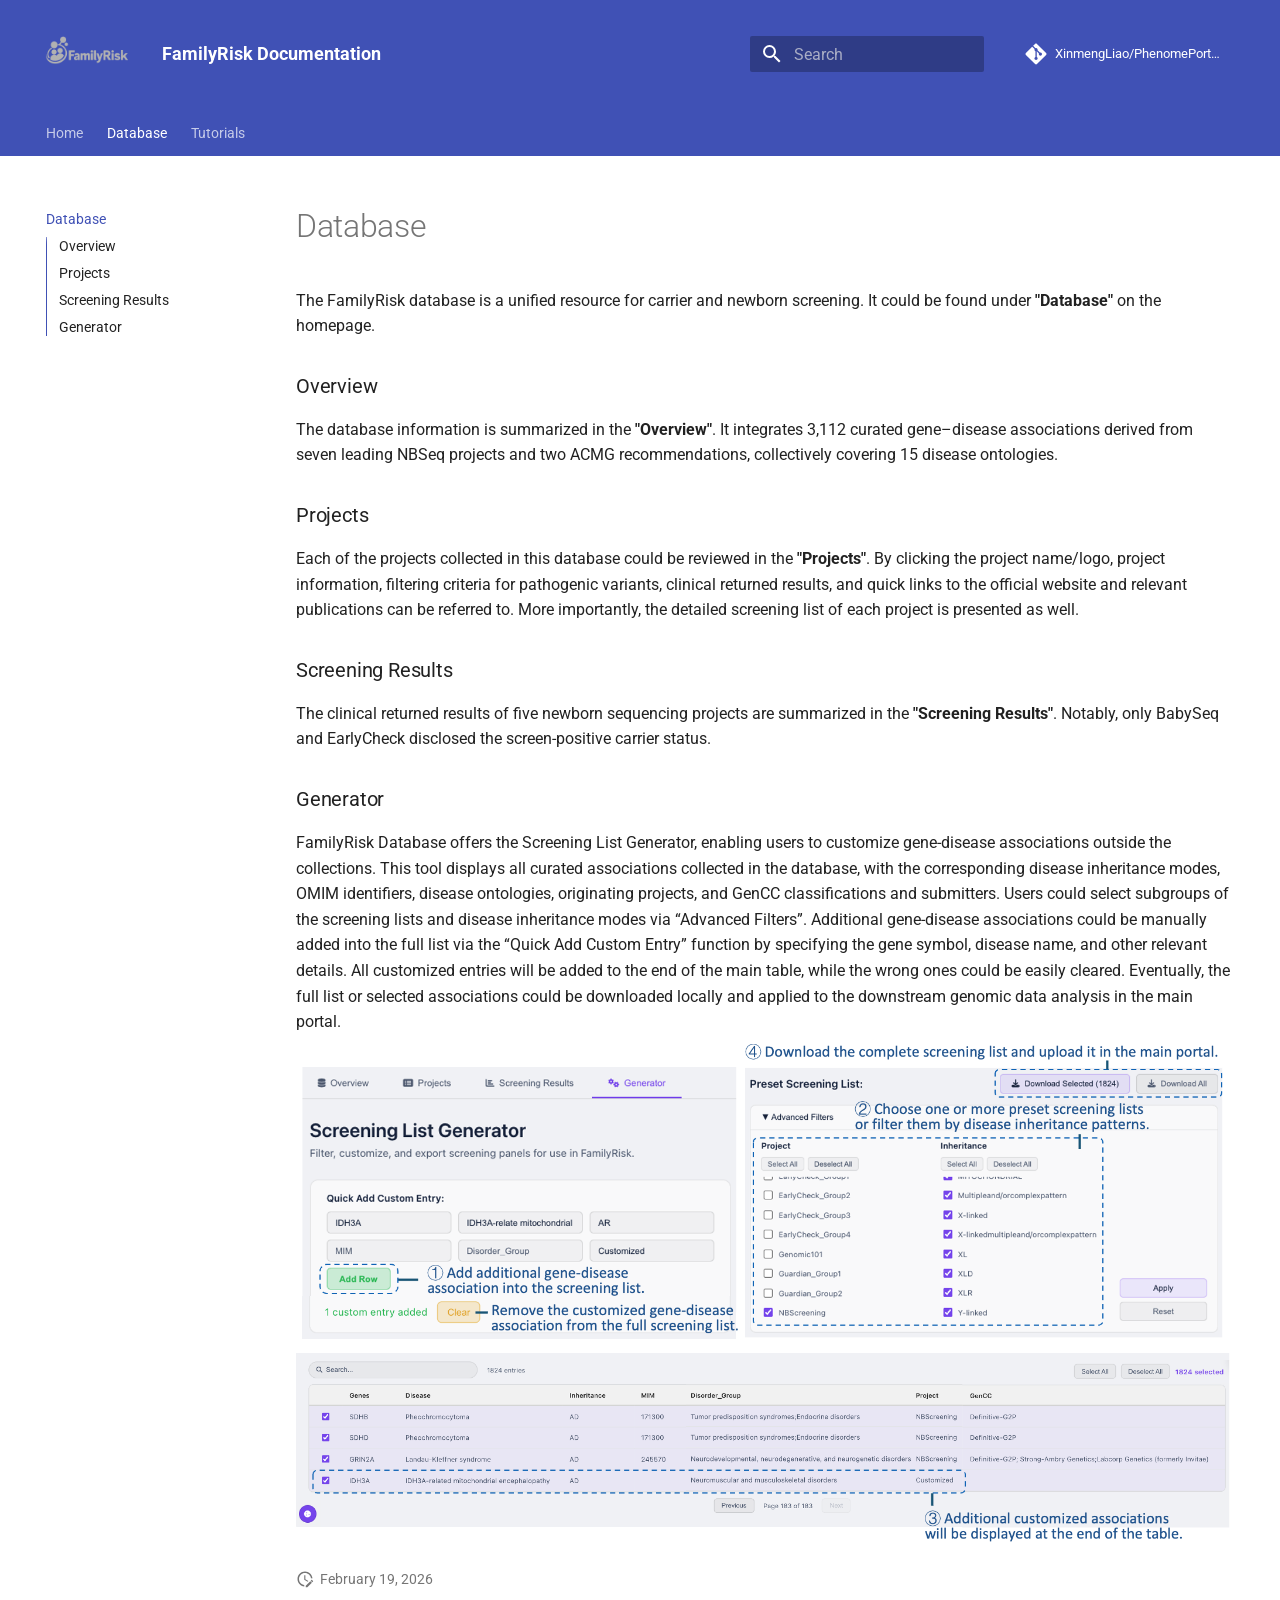
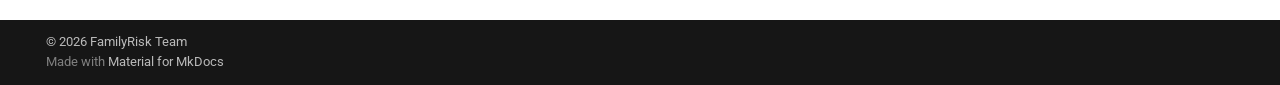
<file: Database/index.html>
<!doctype html>
<html lang="en" class="no-js">
  <head>
    
      <meta charset="utf-8">
      <meta name="viewport" content="width=device-width,initial-scale=1">
      
      
        <meta name="author" content="Xinmeng Liao">
      
      
        <link rel="canonical" href="https://xinmengliao.github.io/PhenomePortal-FamilyRisk/Database/">
      
      
        <link rel="prev" href="../Home/">
      
      
        <link rel="next" href="../Homepage/">
      
      
      <link rel="icon" href="../assets/images/favicon.png">
      <meta name="generator" content="mkdocs-1.6.1, mkdocs-material-9.6.22">
    
    
      
        <title>Database - FamilyRisk Documentation</title>
      
    
    
      <link rel="stylesheet" href="../assets/stylesheets/main.84d31ad4.min.css">
      
        
        <link rel="stylesheet" href="../assets/stylesheets/palette.06af60db.min.css">
      
      


    
    
      
    
    
      
        
        
        <link rel="preconnect" href="https://fonts.gstatic.com" crossorigin>
        <link rel="stylesheet" href="https://fonts.googleapis.com/css?family=Roboto:300,300i,400,400i,700,700i%7CRoboto+Mono:400,400i,700,700i&display=fallback">
        <style>:root{--md-text-font:"Roboto";--md-code-font:"Roboto Mono"}</style>
      
    
    
      <link rel="stylesheet" href="../stylesheets/extra.css">
    
    <script>__md_scope=new URL("..",location),__md_hash=e=>[...e].reduce(((e,_)=>(e<<5)-e+_.charCodeAt(0)),0),__md_get=(e,_=localStorage,t=__md_scope)=>JSON.parse(_.getItem(t.pathname+"."+e)),__md_set=(e,_,t=localStorage,a=__md_scope)=>{try{t.setItem(a.pathname+"."+e,JSON.stringify(_))}catch(e){}}</script>
    
      

    
    
    
  </head>
  
  
    
    
      
    
    
    
    
    <body dir="ltr" data-md-color-scheme="default" data-md-color-primary="indigo" data-md-color-accent="blue">
  
    
    <input class="md-toggle" data-md-toggle="drawer" type="checkbox" id="__drawer" autocomplete="off">
    <input class="md-toggle" data-md-toggle="search" type="checkbox" id="__search" autocomplete="off">
    <label class="md-overlay" for="__drawer"></label>
    <div data-md-component="skip">
      
        
        <a href="#overview" class="md-skip">
          Skip to content
        </a>
      
    </div>
    <div data-md-component="announce">
      
    </div>
    
    
      

<header class="md-header" data-md-component="header">
  <nav class="md-header__inner md-grid" aria-label="Header">
    <a href=".." title="FamilyRisk Documentation" class="md-header__button md-logo" aria-label="FamilyRisk Documentation" data-md-component="logo">
      
  <img src="../images/FamilyRisk_Dark.logo.png" alt="logo">

    </a>
    <label class="md-header__button md-icon" for="__drawer">
      
      <svg xmlns="http://www.w3.org/2000/svg" viewBox="0 0 24 24"><path d="M3 6h18v2H3zm0 5h18v2H3zm0 5h18v2H3z"/></svg>
    </label>
    <div class="md-header__title" data-md-component="header-title">
      <div class="md-header__ellipsis">
        <div class="md-header__topic">
          <span class="md-ellipsis">
            FamilyRisk Documentation
          </span>
        </div>
        <div class="md-header__topic" data-md-component="header-topic">
          <span class="md-ellipsis">
            
              Database
            
          </span>
        </div>
      </div>
    </div>
    
      
        <form class="md-header__option" data-md-component="palette">
  
    
    
    
    <input class="md-option" data-md-color-media="" data-md-color-scheme="default" data-md-color-primary="indigo" data-md-color-accent="blue"  aria-hidden="true"  type="radio" name="__palette" id="__palette_0">
    
  
</form>
      
    
    
      <script>var palette=__md_get("__palette");if(palette&&palette.color){if("(prefers-color-scheme)"===palette.color.media){var media=matchMedia("(prefers-color-scheme: light)"),input=document.querySelector(media.matches?"[data-md-color-media='(prefers-color-scheme: light)']":"[data-md-color-media='(prefers-color-scheme: dark)']");palette.color.media=input.getAttribute("data-md-color-media"),palette.color.scheme=input.getAttribute("data-md-color-scheme"),palette.color.primary=input.getAttribute("data-md-color-primary"),palette.color.accent=input.getAttribute("data-md-color-accent")}for(var[key,value]of Object.entries(palette.color))document.body.setAttribute("data-md-color-"+key,value)}</script>
    
    
    
      
      
        <label class="md-header__button md-icon" for="__search">
          
          <svg xmlns="http://www.w3.org/2000/svg" viewBox="0 0 24 24"><path d="M9.5 3A6.5 6.5 0 0 1 16 9.5c0 1.61-.59 3.09-1.56 4.23l.27.27h.79l5 5-1.5 1.5-5-5v-.79l-.27-.27A6.52 6.52 0 0 1 9.5 16 6.5 6.5 0 0 1 3 9.5 6.5 6.5 0 0 1 9.5 3m0 2C7 5 5 7 5 9.5S7 14 9.5 14 14 12 14 9.5 12 5 9.5 5"/></svg>
        </label>
        <div class="md-search" data-md-component="search" role="dialog">
  <label class="md-search__overlay" for="__search"></label>
  <div class="md-search__inner" role="search">
    <form class="md-search__form" name="search">
      <input type="text" class="md-search__input" name="query" aria-label="Search" placeholder="Search" autocapitalize="off" autocorrect="off" autocomplete="off" spellcheck="false" data-md-component="search-query" required>
      <label class="md-search__icon md-icon" for="__search">
        
        <svg xmlns="http://www.w3.org/2000/svg" viewBox="0 0 24 24"><path d="M9.5 3A6.5 6.5 0 0 1 16 9.5c0 1.61-.59 3.09-1.56 4.23l.27.27h.79l5 5-1.5 1.5-5-5v-.79l-.27-.27A6.52 6.52 0 0 1 9.5 16 6.5 6.5 0 0 1 3 9.5 6.5 6.5 0 0 1 9.5 3m0 2C7 5 5 7 5 9.5S7 14 9.5 14 14 12 14 9.5 12 5 9.5 5"/></svg>
        
        <svg xmlns="http://www.w3.org/2000/svg" viewBox="0 0 24 24"><path d="M20 11v2H8l5.5 5.5-1.42 1.42L4.16 12l7.92-7.92L13.5 5.5 8 11z"/></svg>
      </label>
      <nav class="md-search__options" aria-label="Search">
        
        <button type="reset" class="md-search__icon md-icon" title="Clear" aria-label="Clear" tabindex="-1">
          
          <svg xmlns="http://www.w3.org/2000/svg" viewBox="0 0 24 24"><path d="M19 6.41 17.59 5 12 10.59 6.41 5 5 6.41 10.59 12 5 17.59 6.41 19 12 13.41 17.59 19 19 17.59 13.41 12z"/></svg>
        </button>
      </nav>
      
    </form>
    <div class="md-search__output">
      <div class="md-search__scrollwrap" tabindex="0" data-md-scrollfix>
        <div class="md-search-result" data-md-component="search-result">
          <div class="md-search-result__meta">
            Initializing search
          </div>
          <ol class="md-search-result__list" role="presentation"></ol>
        </div>
      </div>
    </div>
  </div>
</div>
      
    
    
      <div class="md-header__source">
        <a href="https://github.com/XinmengLiao/PhenomePortal-FamilyRisk" title="Go to repository" class="md-source" data-md-component="source">
  <div class="md-source__icon md-icon">
    
    <svg xmlns="http://www.w3.org/2000/svg" viewBox="0 0 448 512"><!--! Font Awesome Free 7.1.0 by @fontawesome - https://fontawesome.com License - https://fontawesome.com/license/free (Icons: CC BY 4.0, Fonts: SIL OFL 1.1, Code: MIT License) Copyright 2025 Fonticons, Inc.--><path d="M439.6 236.1 244 40.5c-5.4-5.5-12.8-8.5-20.4-8.5s-15 3-20.4 8.4L162.5 81l51.5 51.5c27.1-9.1 52.7 16.8 43.4 43.7l49.7 49.7c34.2-11.8 61.2 31 35.5 56.7-26.5 26.5-70.2-2.9-56-37.3L240.3 199v121.9c25.3 12.5 22.3 41.8 9.1 55-6.4 6.4-15.2 10.1-24.3 10.1s-17.8-3.6-24.3-10.1c-17.6-17.6-11.1-46.9 11.2-56v-123c-20.8-8.5-24.6-30.7-18.6-45L142.6 101 8.5 235.1C3 240.6 0 247.9 0 255.5s3 15 8.5 20.4l195.6 195.7c5.4 5.4 12.7 8.4 20.4 8.4s15-3 20.4-8.4l194.7-194.7c5.4-5.4 8.4-12.8 8.4-20.4s-3-15-8.4-20.4"/></svg>
  </div>
  <div class="md-source__repository">
    XinmengLiao/PhenomePortal-FamilyRisk
  </div>
</a>
      </div>
    
  </nav>
  
</header>
    
    <div class="md-container" data-md-component="container">
      
      
        
          
            
<nav class="md-tabs" aria-label="Tabs" data-md-component="tabs">
  <div class="md-grid">
    <ul class="md-tabs__list">
      
        
  
  
  
  
    <li class="md-tabs__item">
      <a href="../Home/" class="md-tabs__link">
        
  
  
    
  
  Home

      </a>
    </li>
  

      
        
  
  
  
    
  
  
    <li class="md-tabs__item md-tabs__item--active">
      <a href="./" class="md-tabs__link">
        
  
  
    
  
  Database

      </a>
    </li>
  

      
        
  
  
  
  
    
    
      <li class="md-tabs__item">
        <a href="../Homepage/" class="md-tabs__link">
          
  
  
  Tutorials

        </a>
      </li>
    
  

      
    </ul>
  </div>
</nav>
          
        
      
      <main class="md-main" data-md-component="main">
        <div class="md-main__inner md-grid">
          
            
              
              <div class="md-sidebar md-sidebar--primary" data-md-component="sidebar" data-md-type="navigation" >
                <div class="md-sidebar__scrollwrap">
                  <div class="md-sidebar__inner">
                    


  


  

<nav class="md-nav md-nav--primary md-nav--lifted md-nav--integrated" aria-label="Navigation" data-md-level="0">
  <label class="md-nav__title" for="__drawer">
    <a href=".." title="FamilyRisk Documentation" class="md-nav__button md-logo" aria-label="FamilyRisk Documentation" data-md-component="logo">
      
  <img src="../images/FamilyRisk_Dark.logo.png" alt="logo">

    </a>
    FamilyRisk Documentation
  </label>
  
    <div class="md-nav__source">
      <a href="https://github.com/XinmengLiao/PhenomePortal-FamilyRisk" title="Go to repository" class="md-source" data-md-component="source">
  <div class="md-source__icon md-icon">
    
    <svg xmlns="http://www.w3.org/2000/svg" viewBox="0 0 448 512"><!--! Font Awesome Free 7.1.0 by @fontawesome - https://fontawesome.com License - https://fontawesome.com/license/free (Icons: CC BY 4.0, Fonts: SIL OFL 1.1, Code: MIT License) Copyright 2025 Fonticons, Inc.--><path d="M439.6 236.1 244 40.5c-5.4-5.5-12.8-8.5-20.4-8.5s-15 3-20.4 8.4L162.5 81l51.5 51.5c27.1-9.1 52.7 16.8 43.4 43.7l49.7 49.7c34.2-11.8 61.2 31 35.5 56.7-26.5 26.5-70.2-2.9-56-37.3L240.3 199v121.9c25.3 12.5 22.3 41.8 9.1 55-6.4 6.4-15.2 10.1-24.3 10.1s-17.8-3.6-24.3-10.1c-17.6-17.6-11.1-46.9 11.2-56v-123c-20.8-8.5-24.6-30.7-18.6-45L142.6 101 8.5 235.1C3 240.6 0 247.9 0 255.5s3 15 8.5 20.4l195.6 195.7c5.4 5.4 12.7 8.4 20.4 8.4s15-3 20.4-8.4l194.7-194.7c5.4-5.4 8.4-12.8 8.4-20.4s-3-15-8.4-20.4"/></svg>
  </div>
  <div class="md-source__repository">
    XinmengLiao/PhenomePortal-FamilyRisk
  </div>
</a>
    </div>
  
  <ul class="md-nav__list" data-md-scrollfix>
    
      
      
  
  
  
  
    <li class="md-nav__item">
      <a href="../Home/" class="md-nav__link">
        
  
  
  <span class="md-ellipsis">
    Home
    
  </span>
  

      </a>
    </li>
  

    
      
      
  
  
    
  
  
  
    <li class="md-nav__item md-nav__item--active">
      
      <input class="md-nav__toggle md-toggle" type="checkbox" id="__toc">
      
      
      
        <label class="md-nav__link md-nav__link--active" for="__toc">
          
  
  
  <span class="md-ellipsis">
    Database
    
  </span>
  

          <span class="md-nav__icon md-icon"></span>
        </label>
      
      <a href="./" class="md-nav__link md-nav__link--active">
        
  
  
  <span class="md-ellipsis">
    Database
    
  </span>
  

      </a>
      
        

<nav class="md-nav md-nav--secondary" aria-label="Table of contents">
  
  
  
  
    <label class="md-nav__title" for="__toc">
      <span class="md-nav__icon md-icon"></span>
      Table of contents
    </label>
    <ul class="md-nav__list" data-md-component="toc" data-md-scrollfix>
      
        <li class="md-nav__item">
  <a href="#overview" class="md-nav__link">
    <span class="md-ellipsis">
      Overview
    </span>
  </a>
  
</li>
      
        <li class="md-nav__item">
  <a href="#projects" class="md-nav__link">
    <span class="md-ellipsis">
      Projects
    </span>
  </a>
  
</li>
      
        <li class="md-nav__item">
  <a href="#screening-results" class="md-nav__link">
    <span class="md-ellipsis">
      Screening Results
    </span>
  </a>
  
</li>
      
        <li class="md-nav__item">
  <a href="#generator" class="md-nav__link">
    <span class="md-ellipsis">
      Generator
    </span>
  </a>
  
</li>
      
    </ul>
  
</nav>
      
    </li>
  

    
      
      
  
  
  
  
    
    
    
    
      
      
        
      
    
    
    <li class="md-nav__item md-nav__item--nested">
      
        
        
        <input class="md-nav__toggle md-toggle " type="checkbox" id="__nav_3" >
        
          
          <label class="md-nav__link" for="__nav_3" id="__nav_3_label" tabindex="0">
            
  
  
  <span class="md-ellipsis">
    Tutorials
    
  </span>
  

            <span class="md-nav__icon md-icon"></span>
          </label>
        
        <nav class="md-nav" data-md-level="1" aria-labelledby="__nav_3_label" aria-expanded="false">
          <label class="md-nav__title" for="__nav_3">
            <span class="md-nav__icon md-icon"></span>
            Tutorials
          </label>
          <ul class="md-nav__list" data-md-scrollfix>
            
              
                
  
  
  
  
    <li class="md-nav__item">
      <a href="../Homepage/" class="md-nav__link">
        
  
  
  <span class="md-ellipsis">
    Homepage
    
  </span>
  

      </a>
    </li>
  

              
            
              
                
  
  
  
  
    <li class="md-nav__item">
      <a href="../FamilyRiskAI/" class="md-nav__link">
        
  
  
  <span class="md-ellipsis">
    FamilyRiskAI
    
  </span>
  

      </a>
    </li>
  

              
            
              
                
  
  
  
  
    <li class="md-nav__item">
      <a href="../Newborn-Screening-%E2%80%90-Individual/" class="md-nav__link">
        
  
  
  <span class="md-ellipsis">
    Newborn Screening - Individual
    
  </span>
  

      </a>
    </li>
  

              
            
              
                
  
  
  
  
    <li class="md-nav__item">
      <a href="../Newborn-Screening-%E2%80%90-Family/" class="md-nav__link">
        
  
  
  <span class="md-ellipsis">
    Newborn Screening - Family
    
  </span>
  

      </a>
    </li>
  

              
            
              
                
  
  
  
  
    <li class="md-nav__item">
      <a href="../Newborn-Screening-%E2%80%90-Population/" class="md-nav__link">
        
  
  
  <span class="md-ellipsis">
    Newborn Screening - Population
    
  </span>
  

      </a>
    </li>
  

              
            
              
                
  
  
  
  
    <li class="md-nav__item">
      <a href="../Newborn-Screening-%E2%80%90-CNV-%26-SV/" class="md-nav__link">
        
  
  
  <span class="md-ellipsis">
    Newborn Screening - CNV & SV
    
  </span>
  

      </a>
    </li>
  

              
            
              
                
  
  
  
  
    <li class="md-nav__item">
      <a href="../Carrier-Screening-%E2%80%90-Individual/" class="md-nav__link">
        
  
  
  <span class="md-ellipsis">
    Carrier Screening - Individual
    
  </span>
  

      </a>
    </li>
  

              
            
              
                
  
  
  
  
    <li class="md-nav__item">
      <a href="../Carrier-Screening-%E2%80%90-Family/" class="md-nav__link">
        
  
  
  <span class="md-ellipsis">
    Carrier Screening - Family
    
  </span>
  

      </a>
    </li>
  

              
            
          </ul>
        </nav>
      
    </li>
  

    
  </ul>
</nav>
                  </div>
                </div>
              </div>
            
            
          
          
            <div class="md-content" data-md-component="content">
              <article class="md-content__inner md-typeset">
                
                  


  
  


  <h1>Database</h1>

<p>The FamilyRisk database is a unified resource for carrier and newborn screening. It could be found under <strong>"Database"</strong> on the homepage.</p>
<h3 id="overview">Overview<a class="headerlink" href="#overview" title="Permanent link">&para;</a></h3>
<p>The database information is summarized in the <strong>"Overview"</strong>. It integrates 3,112 curated gene–disease associations derived from seven leading NBSeq projects and two ACMG recommendations, collectively covering 15 disease ontologies. </p>
<h3 id="projects">Projects<a class="headerlink" href="#projects" title="Permanent link">&para;</a></h3>
<p>Each of the projects collected in this database could be reviewed in the <strong>"Projects"</strong>. By clicking the project name/logo, project information, filtering criteria for pathogenic variants, clinical returned results, and quick links to the official website and relevant publications can be referred to. More importantly, the detailed screening list of each project is presented as well. </p>
<h3 id="screening-results">Screening Results<a class="headerlink" href="#screening-results" title="Permanent link">&para;</a></h3>
<p>The clinical returned results of five newborn sequencing projects are summarized in the <strong>"Screening Results"</strong>. Notably, only BabySeq and EarlyCheck disclosed the screen-positive carrier status. </p>
<h3 id="generator">Generator<a class="headerlink" href="#generator" title="Permanent link">&para;</a></h3>
<p>FamilyRisk Database offers the Screening List Generator, enabling users to customize gene-disease associations outside the collections. This tool displays all curated associations collected in the database, with the corresponding disease inheritance modes, OMIM identifiers, disease ontologies, originating projects, and GenCC classifications and submitters. Users could select subgroups of the screening lists and disease inheritance modes via “Advanced Filters”. Additional gene-disease associations could be manually added into the full list via the “Quick Add Custom Entry” function by specifying the gene symbol, disease name, and other relevant details. All customized entries will be added to the end of the main table, while the wrong ones could be easily cleared. Eventually, the full list or selected associations could be downloaded locally and applied to the downstream genomic data analysis in the main portal. 
<img alt="logo" src="../images/Picture%201.png" /></p>







  
    
  
  


  <aside class="md-source-file">
    
      
  <span class="md-source-file__fact">
    <span class="md-icon" title="Last update">
      <svg xmlns="http://www.w3.org/2000/svg" viewBox="0 0 24 24"><path d="M21 13.1c-.1 0-.3.1-.4.2l-1 1 2.1 2.1 1-1c.2-.2.2-.6 0-.8l-1.3-1.3c-.1-.1-.2-.2-.4-.2m-1.9 1.8-6.1 6V23h2.1l6.1-6.1zM12.5 7v5.2l4 2.4-1 1L11 13V7zM11 21.9c-5.1-.5-9-4.8-9-9.9C2 6.5 6.5 2 12 2c5.3 0 9.6 4.1 10 9.3-.3-.1-.6-.2-1-.2s-.7.1-1 .2C19.6 7.2 16.2 4 12 4c-4.4 0-8 3.6-8 8 0 4.1 3.1 7.5 7.1 7.9l-.1.2z"/></svg>
    </span>
    <span class="git-revision-date-localized-plugin git-revision-date-localized-plugin-date" title="February 19, 2026 13:43:03 UTC">February 19, 2026</span>
  </span>

    
    
    
    
  </aside>





                
              </article>
            </div>
          
          
<script>var target=document.getElementById(location.hash.slice(1));target&&target.name&&(target.checked=target.name.startsWith("__tabbed_"))</script>
        </div>
        
      </main>
      
        <footer class="md-footer">
  
  <div class="md-footer-meta md-typeset">
    <div class="md-footer-meta__inner md-grid">
      <div class="md-copyright">
  
    <div class="md-copyright__highlight">
      © 2026 FamilyRisk Team
    </div>
  
  
    Made with
    <a href="https://squidfunk.github.io/mkdocs-material/" target="_blank" rel="noopener">
      Material for MkDocs
    </a>
  
</div>
      
    </div>
  </div>
</footer>
      
    </div>
    <div class="md-dialog" data-md-component="dialog">
      <div class="md-dialog__inner md-typeset"></div>
    </div>
    
    
    
      
      <script id="__config" type="application/json">{"base": "..", "features": ["navigation.tabs", "navigation.sections", "toc.integrate", "content.code.copy"], "search": "../assets/javascripts/workers/search.973d3a69.min.js", "tags": null, "translations": {"clipboard.copied": "Copied to clipboard", "clipboard.copy": "Copy to clipboard", "search.result.more.one": "1 more on this page", "search.result.more.other": "# more on this page", "search.result.none": "No matching documents", "search.result.one": "1 matching document", "search.result.other": "# matching documents", "search.result.placeholder": "Type to start searching", "search.result.term.missing": "Missing", "select.version": "Select version"}, "version": null}</script>
    
    
      <script src="../assets/javascripts/bundle.f55a23d4.min.js"></script>
      
    
  </body>
</html>
</file>
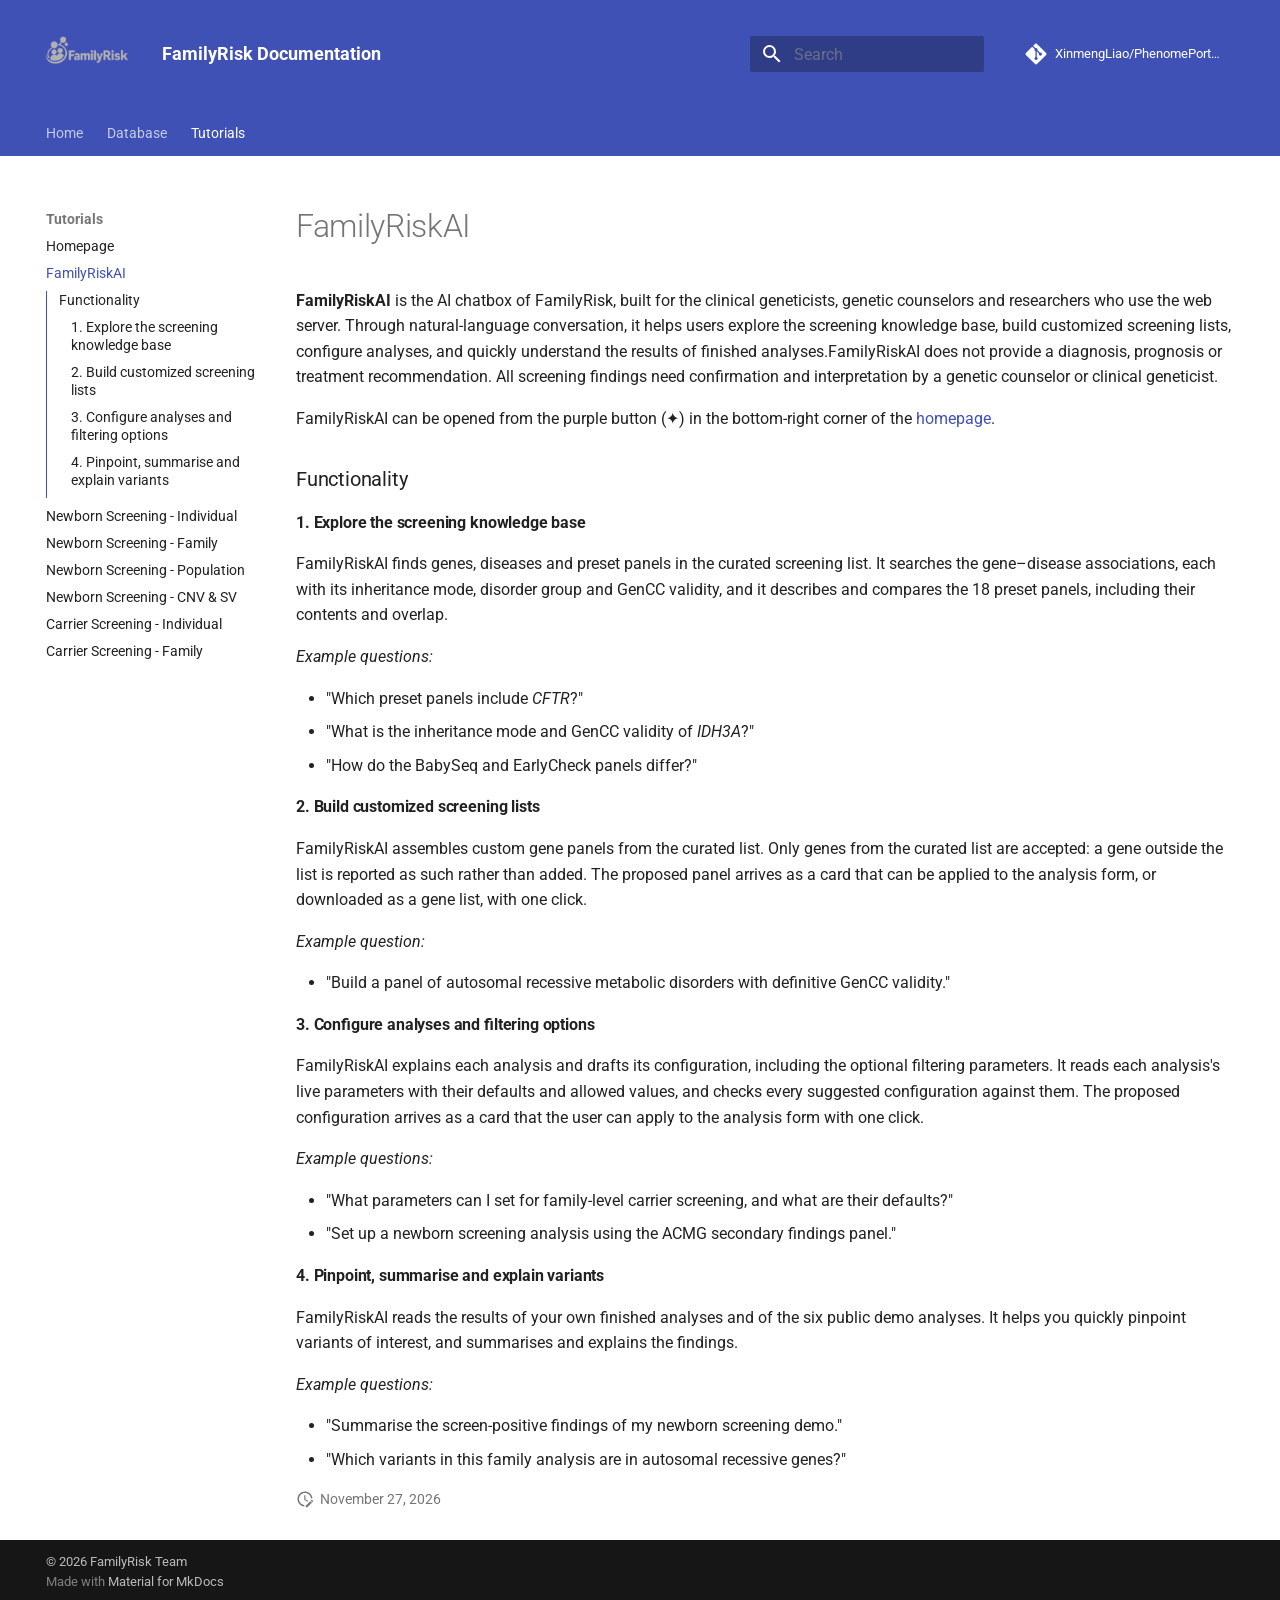
<file: FamilyRiskAI/index.html>
<!doctype html>
<html lang="en" class="no-js">
  <head>
    
      <meta charset="utf-8">
      <meta name="viewport" content="width=device-width,initial-scale=1">
      
      
        <meta name="author" content="Xinmeng Liao">
      
      
        <link rel="canonical" href="https://xinmengliao.github.io/PhenomePortal-FamilyRisk/FamilyRiskAI/">
      
      
        <link rel="prev" href="../Homepage/">
      
      
        <link rel="next" href="../Newborn-Screening-%E2%80%90-Individual/">
      
      
      <link rel="icon" href="../assets/images/favicon.png">
      <meta name="generator" content="mkdocs-1.6.1, mkdocs-material-9.6.22">
    
    
      
        <title>FamilyRiskAI - FamilyRisk Documentation</title>
      
    
    
      <link rel="stylesheet" href="../assets/stylesheets/main.84d31ad4.min.css">
      
        
        <link rel="stylesheet" href="../assets/stylesheets/palette.06af60db.min.css">
      
      


    
    
      
    
    
      
        
        
        <link rel="preconnect" href="https://fonts.gstatic.com" crossorigin>
        <link rel="stylesheet" href="https://fonts.googleapis.com/css?family=Roboto:300,300i,400,400i,700,700i%7CRoboto+Mono:400,400i,700,700i&display=fallback">
        <style>:root{--md-text-font:"Roboto";--md-code-font:"Roboto Mono"}</style>
      
    
    
      <link rel="stylesheet" href="../stylesheets/extra.css">
    
    <script>__md_scope=new URL("..",location),__md_hash=e=>[...e].reduce(((e,_)=>(e<<5)-e+_.charCodeAt(0)),0),__md_get=(e,_=localStorage,t=__md_scope)=>JSON.parse(_.getItem(t.pathname+"."+e)),__md_set=(e,_,t=localStorage,a=__md_scope)=>{try{t.setItem(a.pathname+"."+e,JSON.stringify(_))}catch(e){}}</script>
    
      

    
    
    
  </head>
  
  
    
    
      
    
    
    
    
    <body dir="ltr" data-md-color-scheme="default" data-md-color-primary="indigo" data-md-color-accent="blue">
  
    
    <input class="md-toggle" data-md-toggle="drawer" type="checkbox" id="__drawer" autocomplete="off">
    <input class="md-toggle" data-md-toggle="search" type="checkbox" id="__search" autocomplete="off">
    <label class="md-overlay" for="__drawer"></label>
    <div data-md-component="skip">
      
        
        <a href="#functionality" class="md-skip">
          Skip to content
        </a>
      
    </div>
    <div data-md-component="announce">
      
    </div>
    
    
      

<header class="md-header" data-md-component="header">
  <nav class="md-header__inner md-grid" aria-label="Header">
    <a href=".." title="FamilyRisk Documentation" class="md-header__button md-logo" aria-label="FamilyRisk Documentation" data-md-component="logo">
      
  <img src="../images/FamilyRisk_Dark.logo.png" alt="logo">

    </a>
    <label class="md-header__button md-icon" for="__drawer">
      
      <svg xmlns="http://www.w3.org/2000/svg" viewBox="0 0 24 24"><path d="M3 6h18v2H3zm0 5h18v2H3zm0 5h18v2H3z"/></svg>
    </label>
    <div class="md-header__title" data-md-component="header-title">
      <div class="md-header__ellipsis">
        <div class="md-header__topic">
          <span class="md-ellipsis">
            FamilyRisk Documentation
          </span>
        </div>
        <div class="md-header__topic" data-md-component="header-topic">
          <span class="md-ellipsis">
            
              FamilyRiskAI
            
          </span>
        </div>
      </div>
    </div>
    
      
        <form class="md-header__option" data-md-component="palette">
  
    
    
    
    <input class="md-option" data-md-color-media="" data-md-color-scheme="default" data-md-color-primary="indigo" data-md-color-accent="blue"  aria-hidden="true"  type="radio" name="__palette" id="__palette_0">
    
  
</form>
      
    
    
      <script>var palette=__md_get("__palette");if(palette&&palette.color){if("(prefers-color-scheme)"===palette.color.media){var media=matchMedia("(prefers-color-scheme: light)"),input=document.querySelector(media.matches?"[data-md-color-media='(prefers-color-scheme: light)']":"[data-md-color-media='(prefers-color-scheme: dark)']");palette.color.media=input.getAttribute("data-md-color-media"),palette.color.scheme=input.getAttribute("data-md-color-scheme"),palette.color.primary=input.getAttribute("data-md-color-primary"),palette.color.accent=input.getAttribute("data-md-color-accent")}for(var[key,value]of Object.entries(palette.color))document.body.setAttribute("data-md-color-"+key,value)}</script>
    
    
    
      
      
        <label class="md-header__button md-icon" for="__search">
          
          <svg xmlns="http://www.w3.org/2000/svg" viewBox="0 0 24 24"><path d="M9.5 3A6.5 6.5 0 0 1 16 9.5c0 1.61-.59 3.09-1.56 4.23l.27.27h.79l5 5-1.5 1.5-5-5v-.79l-.27-.27A6.52 6.52 0 0 1 9.5 16 6.5 6.5 0 0 1 3 9.5 6.5 6.5 0 0 1 9.5 3m0 2C7 5 5 7 5 9.5S7 14 9.5 14 14 12 14 9.5 12 5 9.5 5"/></svg>
        </label>
        <div class="md-search" data-md-component="search" role="dialog">
  <label class="md-search__overlay" for="__search"></label>
  <div class="md-search__inner" role="search">
    <form class="md-search__form" name="search">
      <input type="text" class="md-search__input" name="query" aria-label="Search" placeholder="Search" autocapitalize="off" autocorrect="off" autocomplete="off" spellcheck="false" data-md-component="search-query" required>
      <label class="md-search__icon md-icon" for="__search">
        
        <svg xmlns="http://www.w3.org/2000/svg" viewBox="0 0 24 24"><path d="M9.5 3A6.5 6.5 0 0 1 16 9.5c0 1.61-.59 3.09-1.56 4.23l.27.27h.79l5 5-1.5 1.5-5-5v-.79l-.27-.27A6.52 6.52 0 0 1 9.5 16 6.5 6.5 0 0 1 3 9.5 6.5 6.5 0 0 1 9.5 3m0 2C7 5 5 7 5 9.5S7 14 9.5 14 14 12 14 9.5 12 5 9.5 5"/></svg>
        
        <svg xmlns="http://www.w3.org/2000/svg" viewBox="0 0 24 24"><path d="M20 11v2H8l5.5 5.5-1.42 1.42L4.16 12l7.92-7.92L13.5 5.5 8 11z"/></svg>
      </label>
      <nav class="md-search__options" aria-label="Search">
        
        <button type="reset" class="md-search__icon md-icon" title="Clear" aria-label="Clear" tabindex="-1">
          
          <svg xmlns="http://www.w3.org/2000/svg" viewBox="0 0 24 24"><path d="M19 6.41 17.59 5 12 10.59 6.41 5 5 6.41 10.59 12 5 17.59 6.41 19 12 13.41 17.59 19 19 17.59 13.41 12z"/></svg>
        </button>
      </nav>
      
    </form>
    <div class="md-search__output">
      <div class="md-search__scrollwrap" tabindex="0" data-md-scrollfix>
        <div class="md-search-result" data-md-component="search-result">
          <div class="md-search-result__meta">
            Initializing search
          </div>
          <ol class="md-search-result__list" role="presentation"></ol>
        </div>
      </div>
    </div>
  </div>
</div>
      
    
    
      <div class="md-header__source">
        <a href="https://github.com/XinmengLiao/PhenomePortal-FamilyRisk" title="Go to repository" class="md-source" data-md-component="source">
  <div class="md-source__icon md-icon">
    
    <svg xmlns="http://www.w3.org/2000/svg" viewBox="0 0 448 512"><!--! Font Awesome Free 7.1.0 by @fontawesome - https://fontawesome.com License - https://fontawesome.com/license/free (Icons: CC BY 4.0, Fonts: SIL OFL 1.1, Code: MIT License) Copyright 2025 Fonticons, Inc.--><path d="M439.6 236.1 244 40.5c-5.4-5.5-12.8-8.5-20.4-8.5s-15 3-20.4 8.4L162.5 81l51.5 51.5c27.1-9.1 52.7 16.8 43.4 43.7l49.7 49.7c34.2-11.8 61.2 31 35.5 56.7-26.5 26.5-70.2-2.9-56-37.3L240.3 199v121.9c25.3 12.5 22.3 41.8 9.1 55-6.4 6.4-15.2 10.1-24.3 10.1s-17.8-3.6-24.3-10.1c-17.6-17.6-11.1-46.9 11.2-56v-123c-20.8-8.5-24.6-30.7-18.6-45L142.6 101 8.5 235.1C3 240.6 0 247.9 0 255.5s3 15 8.5 20.4l195.6 195.7c5.4 5.4 12.7 8.4 20.4 8.4s15-3 20.4-8.4l194.7-194.7c5.4-5.4 8.4-12.8 8.4-20.4s-3-15-8.4-20.4"/></svg>
  </div>
  <div class="md-source__repository">
    XinmengLiao/PhenomePortal-FamilyRisk
  </div>
</a>
      </div>
    
  </nav>
  
</header>
    
    <div class="md-container" data-md-component="container">
      
      
        
          
            
<nav class="md-tabs" aria-label="Tabs" data-md-component="tabs">
  <div class="md-grid">
    <ul class="md-tabs__list">
      
        
  
  
  
  
    <li class="md-tabs__item">
      <a href="../Home/" class="md-tabs__link">
        
  
  
    
  
  Home

      </a>
    </li>
  

      
        
  
  
  
  
    <li class="md-tabs__item">
      <a href="../Database/" class="md-tabs__link">
        
  
  
    
  
  Database

      </a>
    </li>
  

      
        
  
  
  
    
  
  
    
    
      <li class="md-tabs__item md-tabs__item--active">
        <a href="../Homepage/" class="md-tabs__link">
          
  
  
  Tutorials

        </a>
      </li>
    
  

      
    </ul>
  </div>
</nav>
          
        
      
      <main class="md-main" data-md-component="main">
        <div class="md-main__inner md-grid">
          
            
              
              <div class="md-sidebar md-sidebar--primary" data-md-component="sidebar" data-md-type="navigation" >
                <div class="md-sidebar__scrollwrap">
                  <div class="md-sidebar__inner">
                    


  


  

<nav class="md-nav md-nav--primary md-nav--lifted md-nav--integrated" aria-label="Navigation" data-md-level="0">
  <label class="md-nav__title" for="__drawer">
    <a href=".." title="FamilyRisk Documentation" class="md-nav__button md-logo" aria-label="FamilyRisk Documentation" data-md-component="logo">
      
  <img src="../images/FamilyRisk_Dark.logo.png" alt="logo">

    </a>
    FamilyRisk Documentation
  </label>
  
    <div class="md-nav__source">
      <a href="https://github.com/XinmengLiao/PhenomePortal-FamilyRisk" title="Go to repository" class="md-source" data-md-component="source">
  <div class="md-source__icon md-icon">
    
    <svg xmlns="http://www.w3.org/2000/svg" viewBox="0 0 448 512"><!--! Font Awesome Free 7.1.0 by @fontawesome - https://fontawesome.com License - https://fontawesome.com/license/free (Icons: CC BY 4.0, Fonts: SIL OFL 1.1, Code: MIT License) Copyright 2025 Fonticons, Inc.--><path d="M439.6 236.1 244 40.5c-5.4-5.5-12.8-8.5-20.4-8.5s-15 3-20.4 8.4L162.5 81l51.5 51.5c27.1-9.1 52.7 16.8 43.4 43.7l49.7 49.7c34.2-11.8 61.2 31 35.5 56.7-26.5 26.5-70.2-2.9-56-37.3L240.3 199v121.9c25.3 12.5 22.3 41.8 9.1 55-6.4 6.4-15.2 10.1-24.3 10.1s-17.8-3.6-24.3-10.1c-17.6-17.6-11.1-46.9 11.2-56v-123c-20.8-8.5-24.6-30.7-18.6-45L142.6 101 8.5 235.1C3 240.6 0 247.9 0 255.5s3 15 8.5 20.4l195.6 195.7c5.4 5.4 12.7 8.4 20.4 8.4s15-3 20.4-8.4l194.7-194.7c5.4-5.4 8.4-12.8 8.4-20.4s-3-15-8.4-20.4"/></svg>
  </div>
  <div class="md-source__repository">
    XinmengLiao/PhenomePortal-FamilyRisk
  </div>
</a>
    </div>
  
  <ul class="md-nav__list" data-md-scrollfix>
    
      
      
  
  
  
  
    <li class="md-nav__item">
      <a href="../Home/" class="md-nav__link">
        
  
  
  <span class="md-ellipsis">
    Home
    
  </span>
  

      </a>
    </li>
  

    
      
      
  
  
  
  
    <li class="md-nav__item">
      <a href="../Database/" class="md-nav__link">
        
  
  
  <span class="md-ellipsis">
    Database
    
  </span>
  

      </a>
    </li>
  

    
      
      
  
  
    
  
  
  
    
    
    
    
      
        
        
      
      
        
      
    
    
    <li class="md-nav__item md-nav__item--active md-nav__item--section md-nav__item--nested">
      
        
        
        <input class="md-nav__toggle md-toggle " type="checkbox" id="__nav_3" checked>
        
          
          <label class="md-nav__link" for="__nav_3" id="__nav_3_label" tabindex="">
            
  
  
  <span class="md-ellipsis">
    Tutorials
    
  </span>
  

            <span class="md-nav__icon md-icon"></span>
          </label>
        
        <nav class="md-nav" data-md-level="1" aria-labelledby="__nav_3_label" aria-expanded="true">
          <label class="md-nav__title" for="__nav_3">
            <span class="md-nav__icon md-icon"></span>
            Tutorials
          </label>
          <ul class="md-nav__list" data-md-scrollfix>
            
              
                
  
  
  
  
    <li class="md-nav__item">
      <a href="../Homepage/" class="md-nav__link">
        
  
  
  <span class="md-ellipsis">
    Homepage
    
  </span>
  

      </a>
    </li>
  

              
            
              
                
  
  
    
  
  
  
    <li class="md-nav__item md-nav__item--active">
      
      <input class="md-nav__toggle md-toggle" type="checkbox" id="__toc">
      
      
      
        <label class="md-nav__link md-nav__link--active" for="__toc">
          
  
  
  <span class="md-ellipsis">
    FamilyRiskAI
    
  </span>
  

          <span class="md-nav__icon md-icon"></span>
        </label>
      
      <a href="./" class="md-nav__link md-nav__link--active">
        
  
  
  <span class="md-ellipsis">
    FamilyRiskAI
    
  </span>
  

      </a>
      
        

<nav class="md-nav md-nav--secondary" aria-label="Table of contents">
  
  
  
  
    <label class="md-nav__title" for="__toc">
      <span class="md-nav__icon md-icon"></span>
      Table of contents
    </label>
    <ul class="md-nav__list" data-md-component="toc" data-md-scrollfix>
      
        <li class="md-nav__item">
  <a href="#functionality" class="md-nav__link">
    <span class="md-ellipsis">
      Functionality
    </span>
  </a>
  
    <nav class="md-nav" aria-label="Functionality">
      <ul class="md-nav__list">
        
          <li class="md-nav__item">
  <a href="#1-explore-the-screening-knowledge-base" class="md-nav__link">
    <span class="md-ellipsis">
      1. Explore the screening knowledge base
    </span>
  </a>
  
</li>
        
          <li class="md-nav__item">
  <a href="#2-build-customized-screening-lists" class="md-nav__link">
    <span class="md-ellipsis">
      2. Build customized screening lists
    </span>
  </a>
  
</li>
        
          <li class="md-nav__item">
  <a href="#3-configure-analyses-and-filtering-options" class="md-nav__link">
    <span class="md-ellipsis">
      3. Configure analyses and filtering options
    </span>
  </a>
  
</li>
        
          <li class="md-nav__item">
  <a href="#4-pinpoint-summarise-and-explain-variants" class="md-nav__link">
    <span class="md-ellipsis">
      4. Pinpoint, summarise and explain variants
    </span>
  </a>
  
</li>
        
      </ul>
    </nav>
  
</li>
      
    </ul>
  
</nav>
      
    </li>
  

              
            
              
                
  
  
  
  
    <li class="md-nav__item">
      <a href="../Newborn-Screening-%E2%80%90-Individual/" class="md-nav__link">
        
  
  
  <span class="md-ellipsis">
    Newborn Screening - Individual
    
  </span>
  

      </a>
    </li>
  

              
            
              
                
  
  
  
  
    <li class="md-nav__item">
      <a href="../Newborn-Screening-%E2%80%90-Family/" class="md-nav__link">
        
  
  
  <span class="md-ellipsis">
    Newborn Screening - Family
    
  </span>
  

      </a>
    </li>
  

              
            
              
                
  
  
  
  
    <li class="md-nav__item">
      <a href="../Newborn-Screening-%E2%80%90-Population/" class="md-nav__link">
        
  
  
  <span class="md-ellipsis">
    Newborn Screening - Population
    
  </span>
  

      </a>
    </li>
  

              
            
              
                
  
  
  
  
    <li class="md-nav__item">
      <a href="../Newborn-Screening-%E2%80%90-CNV-%26-SV/" class="md-nav__link">
        
  
  
  <span class="md-ellipsis">
    Newborn Screening - CNV & SV
    
  </span>
  

      </a>
    </li>
  

              
            
              
                
  
  
  
  
    <li class="md-nav__item">
      <a href="../Carrier-Screening-%E2%80%90-Individual/" class="md-nav__link">
        
  
  
  <span class="md-ellipsis">
    Carrier Screening - Individual
    
  </span>
  

      </a>
    </li>
  

              
            
              
                
  
  
  
  
    <li class="md-nav__item">
      <a href="../Carrier-Screening-%E2%80%90-Family/" class="md-nav__link">
        
  
  
  <span class="md-ellipsis">
    Carrier Screening - Family
    
  </span>
  

      </a>
    </li>
  

              
            
          </ul>
        </nav>
      
    </li>
  

    
  </ul>
</nav>
                  </div>
                </div>
              </div>
            
            
          
          
            <div class="md-content" data-md-component="content">
              <article class="md-content__inner md-typeset">
                
                  


  
  


  <h1>FamilyRiskAI</h1>

<p><strong>FamilyRiskAI</strong> is the AI chatbox of FamilyRisk, built for the clinical geneticists, genetic counselors and researchers who use the web server. Through natural-language conversation, it helps users explore the screening knowledge base, build customized screening lists, configure analyses, and quickly understand the results of finished analyses.FamilyRiskAI does not provide a diagnosis, prognosis or treatment recommendation. All screening findings need confirmation and interpretation by a genetic counselor or clinical geneticist.</p>
<p>FamilyRiskAI can be opened from the purple button (✦) in the bottom-right corner of the <a href="../Homepage/">homepage</a>.</p>
<h3 id="functionality">Functionality<a class="headerlink" href="#functionality" title="Permanent link">&para;</a></h3>
<h4 id="1-explore-the-screening-knowledge-base">1. Explore the screening knowledge base<a class="headerlink" href="#1-explore-the-screening-knowledge-base" title="Permanent link">&para;</a></h4>
<p>FamilyRiskAI finds genes, diseases and preset panels in the curated screening list. It searches the gene–disease associations, each with its inheritance mode, disorder group and GenCC validity, and it describes and compares the 18 preset panels, including their contents and overlap.</p>
<p><em>Example questions:</em></p>
<ul>
<li>"Which preset panels include <em>CFTR</em>?"</li>
<li>"What is the inheritance mode and GenCC validity of <em>IDH3A</em>?"</li>
<li>"How do the BabySeq and EarlyCheck panels differ?"</li>
</ul>
<h4 id="2-build-customized-screening-lists">2. Build customized screening lists<a class="headerlink" href="#2-build-customized-screening-lists" title="Permanent link">&para;</a></h4>
<p>FamilyRiskAI assembles custom gene panels from the curated list. Only genes from the curated list are accepted: a gene outside the list is reported as such rather than added. The proposed panel arrives as a card that can be applied to the analysis form, or downloaded as a gene list, with one click.</p>
<p><em>Example question:</em></p>
<ul>
<li>"Build a panel of autosomal recessive metabolic disorders with definitive GenCC validity."</li>
</ul>
<h4 id="3-configure-analyses-and-filtering-options">3. Configure analyses and filtering options<a class="headerlink" href="#3-configure-analyses-and-filtering-options" title="Permanent link">&para;</a></h4>
<p>FamilyRiskAI explains each analysis and drafts its configuration, including the optional filtering parameters. It reads each analysis's live parameters with their defaults and allowed values, and checks every suggested configuration against them. The proposed configuration arrives as a card that the user can apply to the analysis form with one click.</p>
<p><em>Example questions:</em></p>
<ul>
<li>"What parameters can I set for family-level carrier screening, and what are their defaults?"</li>
<li>"Set up a newborn screening analysis using the ACMG secondary findings panel."</li>
</ul>
<h4 id="4-pinpoint-summarise-and-explain-variants">4. Pinpoint, summarise and explain variants<a class="headerlink" href="#4-pinpoint-summarise-and-explain-variants" title="Permanent link">&para;</a></h4>
<p>FamilyRiskAI reads the results of your own finished analyses and of the six public demo analyses. It helps you quickly pinpoint variants of interest, and summarises and explains the findings.</p>
<p><em>Example questions:</em></p>
<ul>
<li>"Summarise the screen-positive findings of my newborn screening demo."</li>
<li>"Which variants in this family analysis are in autosomal recessive genes?"</li>
</ul>







  
    
  
  


  <aside class="md-source-file">
    
      
  <span class="md-source-file__fact">
    <span class="md-icon" title="Last update">
      <svg xmlns="http://www.w3.org/2000/svg" viewBox="0 0 24 24"><path d="M21 13.1c-.1 0-.3.1-.4.2l-1 1 2.1 2.1 1-1c.2-.2.2-.6 0-.8l-1.3-1.3c-.1-.1-.2-.2-.4-.2m-1.9 1.8-6.1 6V23h2.1l6.1-6.1zM12.5 7v5.2l4 2.4-1 1L11 13V7zM11 21.9c-5.1-.5-9-4.8-9-9.9C2 6.5 6.5 2 12 2c5.3 0 9.6 4.1 10 9.3-.3-.1-.6-.2-1-.2s-.7.1-1 .2C19.6 7.2 16.2 4 12 4c-4.4 0-8 3.6-8 8 0 4.1 3.1 7.5 7.1 7.9l-.1.2z"/></svg>
    </span>
    <span class="git-revision-date-localized-plugin git-revision-date-localized-plugin-date" title="November 27, 2026 11:37:28 UTC">November 27, 2026</span>
  </span>

    
    
    
    
  </aside>





                
              </article>
            </div>
          
          
<script>var target=document.getElementById(location.hash.slice(1));target&&target.name&&(target.checked=target.name.startsWith("__tabbed_"))</script>
        </div>
        
      </main>
      
        <footer class="md-footer">
  
  <div class="md-footer-meta md-typeset">
    <div class="md-footer-meta__inner md-grid">
      <div class="md-copyright">
  
    <div class="md-copyright__highlight">
      © 2026 FamilyRisk Team
    </div>
  
  
    Made with
    <a href="https://squidfunk.github.io/mkdocs-material/" target="_blank" rel="noopener">
      Material for MkDocs
    </a>
  
</div>
      
    </div>
  </div>
</footer>
      
    </div>
    <div class="md-dialog" data-md-component="dialog">
      <div class="md-dialog__inner md-typeset"></div>
    </div>
    
    
    
      
      <script id="__config" type="application/json">{"base": "..", "features": ["navigation.tabs", "navigation.sections", "toc.integrate", "content.code.copy"], "search": "../assets/javascripts/workers/search.973d3a69.min.js", "tags": null, "translations": {"clipboard.copied": "Copied to clipboard", "clipboard.copy": "Copy to clipboard", "search.result.more.one": "1 more on this page", "search.result.more.other": "# more on this page", "search.result.none": "No matching documents", "search.result.one": "1 matching document", "search.result.other": "# matching documents", "search.result.placeholder": "Type to start searching", "search.result.term.missing": "Missing", "select.version": "Select version"}, "version": null}</script>
    
    
      <script src="../assets/javascripts/bundle.f55a23d4.min.js"></script>
      
    
  </body>
</html>
</file>
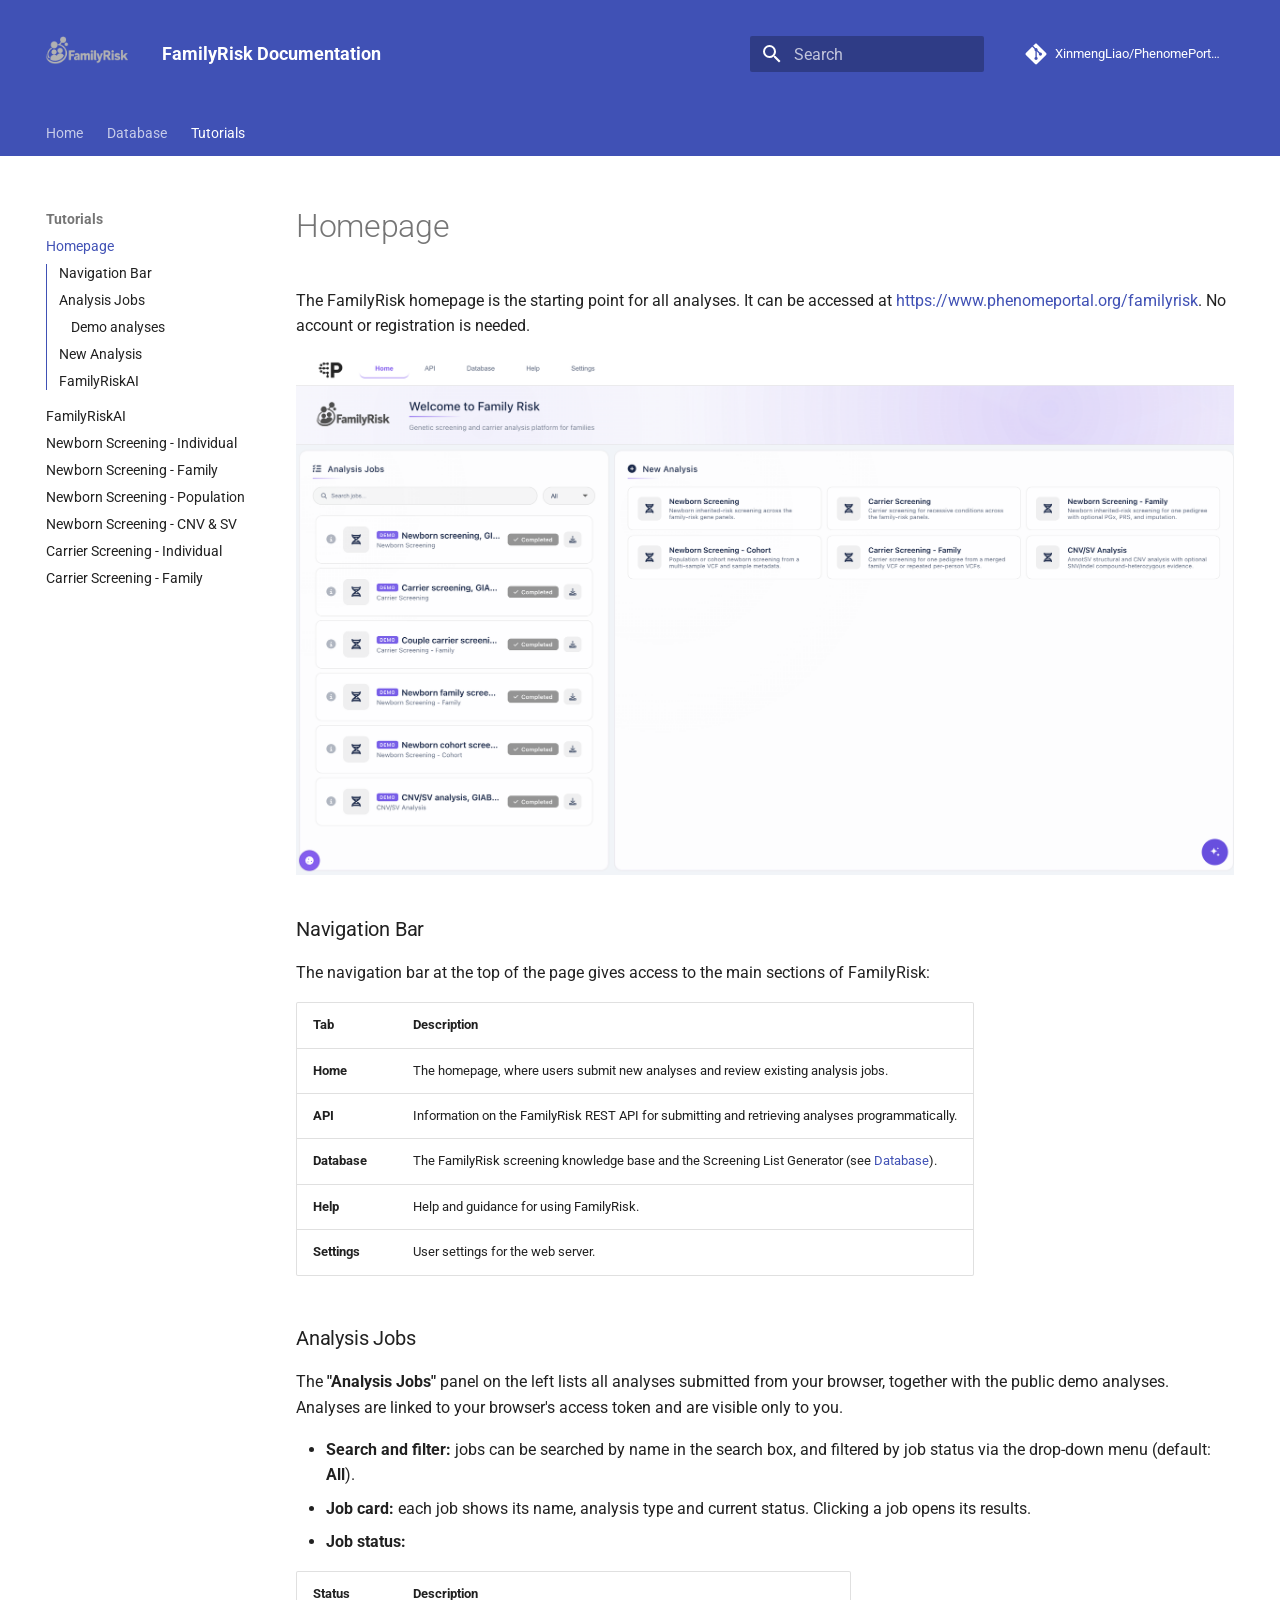
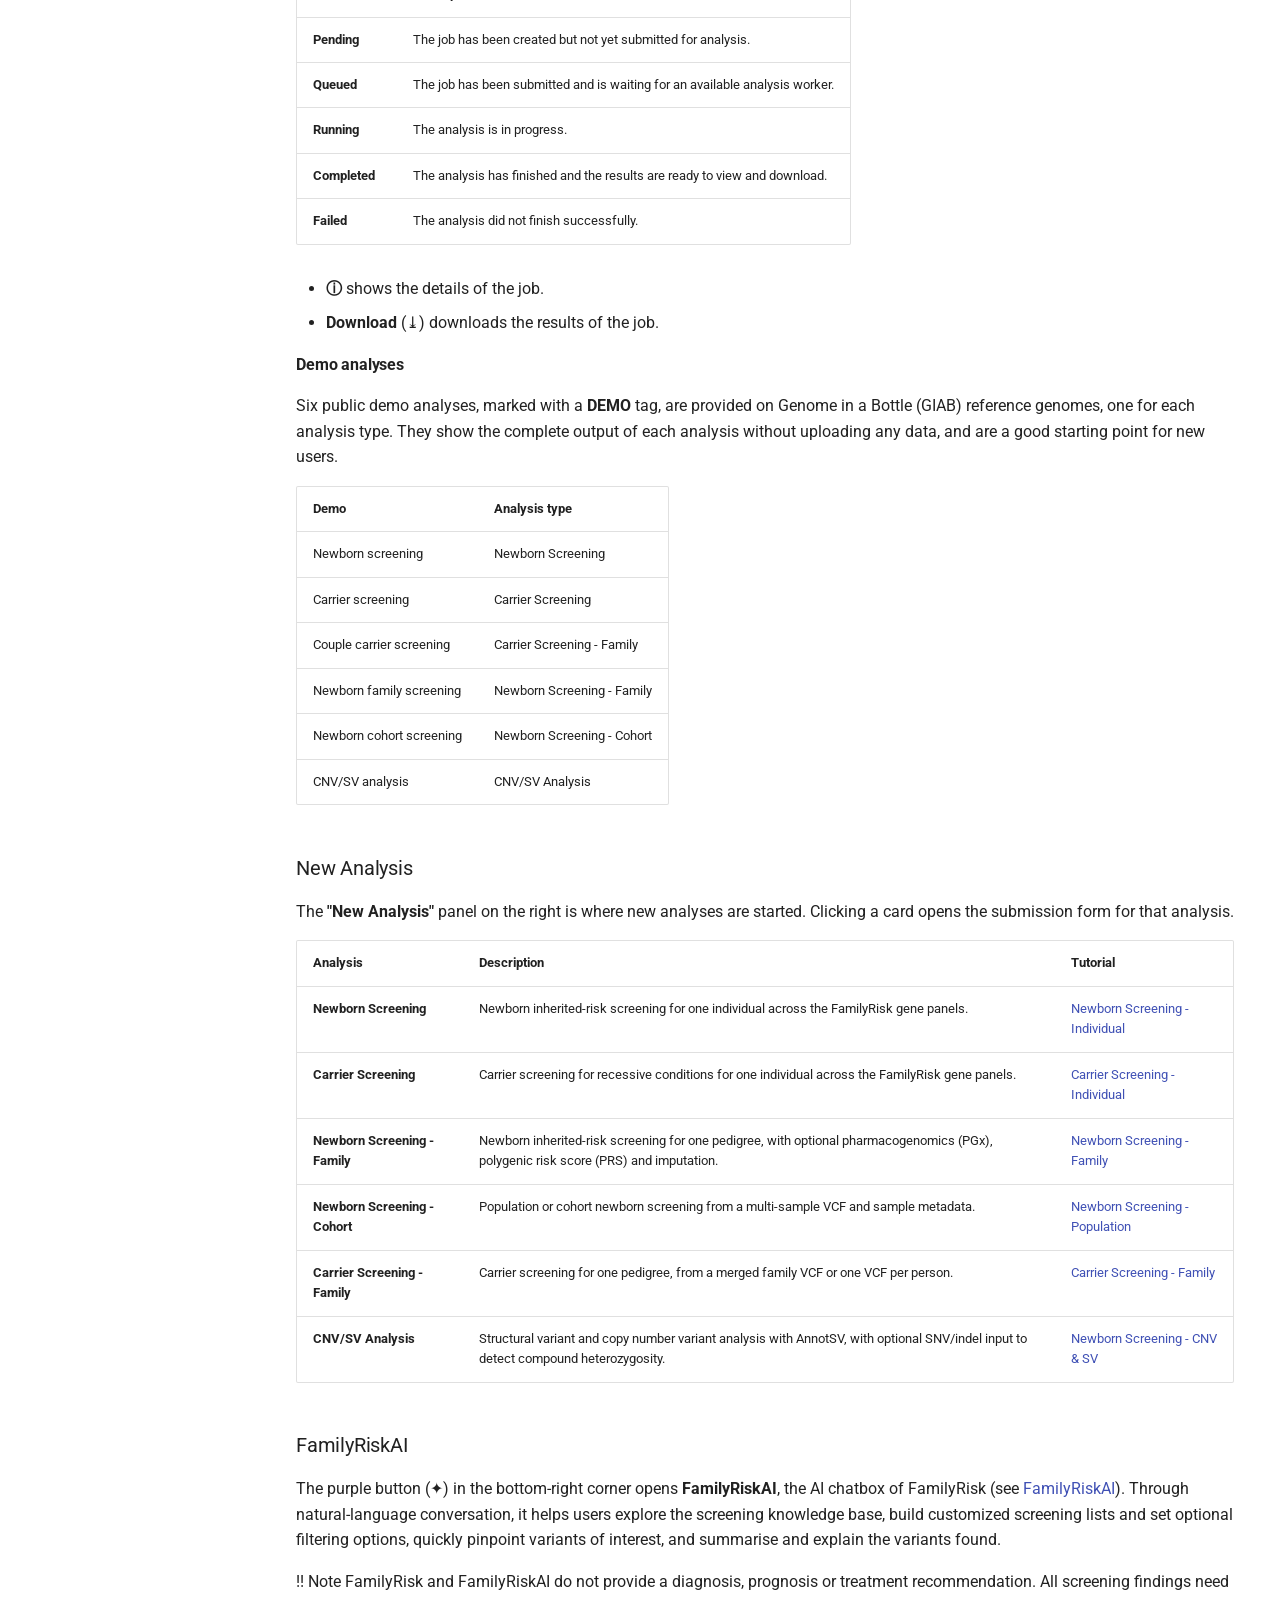
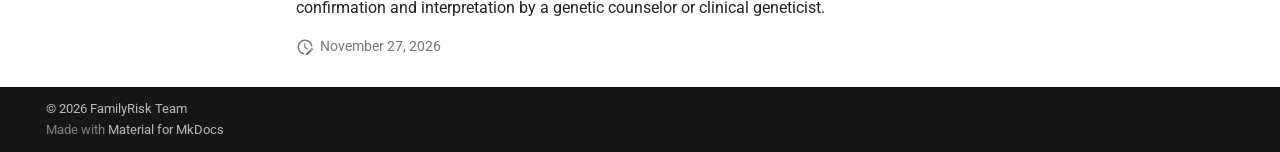
<file: Homepage/index.html>
<!doctype html>
<html lang="en" class="no-js">
  <head>
    
      <meta charset="utf-8">
      <meta name="viewport" content="width=device-width,initial-scale=1">
      
      
        <meta name="author" content="Xinmeng Liao">
      
      
        <link rel="canonical" href="https://xinmengliao.github.io/PhenomePortal-FamilyRisk/Homepage/">
      
      
        <link rel="prev" href="../Database/">
      
      
        <link rel="next" href="../FamilyRiskAI/">
      
      
      <link rel="icon" href="../assets/images/favicon.png">
      <meta name="generator" content="mkdocs-1.6.1, mkdocs-material-9.6.22">
    
    
      
        <title>Homepage - FamilyRisk Documentation</title>
      
    
    
      <link rel="stylesheet" href="../assets/stylesheets/main.84d31ad4.min.css">
      
        
        <link rel="stylesheet" href="../assets/stylesheets/palette.06af60db.min.css">
      
      


    
    
      
    
    
      
        
        
        <link rel="preconnect" href="https://fonts.gstatic.com" crossorigin>
        <link rel="stylesheet" href="https://fonts.googleapis.com/css?family=Roboto:300,300i,400,400i,700,700i%7CRoboto+Mono:400,400i,700,700i&display=fallback">
        <style>:root{--md-text-font:"Roboto";--md-code-font:"Roboto Mono"}</style>
      
    
    
      <link rel="stylesheet" href="../stylesheets/extra.css">
    
    <script>__md_scope=new URL("..",location),__md_hash=e=>[...e].reduce(((e,_)=>(e<<5)-e+_.charCodeAt(0)),0),__md_get=(e,_=localStorage,t=__md_scope)=>JSON.parse(_.getItem(t.pathname+"."+e)),__md_set=(e,_,t=localStorage,a=__md_scope)=>{try{t.setItem(a.pathname+"."+e,JSON.stringify(_))}catch(e){}}</script>
    
      

    
    
    
  </head>
  
  
    
    
      
    
    
    
    
    <body dir="ltr" data-md-color-scheme="default" data-md-color-primary="indigo" data-md-color-accent="blue">
  
    
    <input class="md-toggle" data-md-toggle="drawer" type="checkbox" id="__drawer" autocomplete="off">
    <input class="md-toggle" data-md-toggle="search" type="checkbox" id="__search" autocomplete="off">
    <label class="md-overlay" for="__drawer"></label>
    <div data-md-component="skip">
      
        
        <a href="#navigation-bar" class="md-skip">
          Skip to content
        </a>
      
    </div>
    <div data-md-component="announce">
      
    </div>
    
    
      

<header class="md-header" data-md-component="header">
  <nav class="md-header__inner md-grid" aria-label="Header">
    <a href=".." title="FamilyRisk Documentation" class="md-header__button md-logo" aria-label="FamilyRisk Documentation" data-md-component="logo">
      
  <img src="../images/FamilyRisk_Dark.logo.png" alt="logo">

    </a>
    <label class="md-header__button md-icon" for="__drawer">
      
      <svg xmlns="http://www.w3.org/2000/svg" viewBox="0 0 24 24"><path d="M3 6h18v2H3zm0 5h18v2H3zm0 5h18v2H3z"/></svg>
    </label>
    <div class="md-header__title" data-md-component="header-title">
      <div class="md-header__ellipsis">
        <div class="md-header__topic">
          <span class="md-ellipsis">
            FamilyRisk Documentation
          </span>
        </div>
        <div class="md-header__topic" data-md-component="header-topic">
          <span class="md-ellipsis">
            
              Homepage
            
          </span>
        </div>
      </div>
    </div>
    
      
        <form class="md-header__option" data-md-component="palette">
  
    
    
    
    <input class="md-option" data-md-color-media="" data-md-color-scheme="default" data-md-color-primary="indigo" data-md-color-accent="blue"  aria-hidden="true"  type="radio" name="__palette" id="__palette_0">
    
  
</form>
      
    
    
      <script>var palette=__md_get("__palette");if(palette&&palette.color){if("(prefers-color-scheme)"===palette.color.media){var media=matchMedia("(prefers-color-scheme: light)"),input=document.querySelector(media.matches?"[data-md-color-media='(prefers-color-scheme: light)']":"[data-md-color-media='(prefers-color-scheme: dark)']");palette.color.media=input.getAttribute("data-md-color-media"),palette.color.scheme=input.getAttribute("data-md-color-scheme"),palette.color.primary=input.getAttribute("data-md-color-primary"),palette.color.accent=input.getAttribute("data-md-color-accent")}for(var[key,value]of Object.entries(palette.color))document.body.setAttribute("data-md-color-"+key,value)}</script>
    
    
    
      
      
        <label class="md-header__button md-icon" for="__search">
          
          <svg xmlns="http://www.w3.org/2000/svg" viewBox="0 0 24 24"><path d="M9.5 3A6.5 6.5 0 0 1 16 9.5c0 1.61-.59 3.09-1.56 4.23l.27.27h.79l5 5-1.5 1.5-5-5v-.79l-.27-.27A6.52 6.52 0 0 1 9.5 16 6.5 6.5 0 0 1 3 9.5 6.5 6.5 0 0 1 9.5 3m0 2C7 5 5 7 5 9.5S7 14 9.5 14 14 12 14 9.5 12 5 9.5 5"/></svg>
        </label>
        <div class="md-search" data-md-component="search" role="dialog">
  <label class="md-search__overlay" for="__search"></label>
  <div class="md-search__inner" role="search">
    <form class="md-search__form" name="search">
      <input type="text" class="md-search__input" name="query" aria-label="Search" placeholder="Search" autocapitalize="off" autocorrect="off" autocomplete="off" spellcheck="false" data-md-component="search-query" required>
      <label class="md-search__icon md-icon" for="__search">
        
        <svg xmlns="http://www.w3.org/2000/svg" viewBox="0 0 24 24"><path d="M9.5 3A6.5 6.5 0 0 1 16 9.5c0 1.61-.59 3.09-1.56 4.23l.27.27h.79l5 5-1.5 1.5-5-5v-.79l-.27-.27A6.52 6.52 0 0 1 9.5 16 6.5 6.5 0 0 1 3 9.5 6.5 6.5 0 0 1 9.5 3m0 2C7 5 5 7 5 9.5S7 14 9.5 14 14 12 14 9.5 12 5 9.5 5"/></svg>
        
        <svg xmlns="http://www.w3.org/2000/svg" viewBox="0 0 24 24"><path d="M20 11v2H8l5.5 5.5-1.42 1.42L4.16 12l7.92-7.92L13.5 5.5 8 11z"/></svg>
      </label>
      <nav class="md-search__options" aria-label="Search">
        
        <button type="reset" class="md-search__icon md-icon" title="Clear" aria-label="Clear" tabindex="-1">
          
          <svg xmlns="http://www.w3.org/2000/svg" viewBox="0 0 24 24"><path d="M19 6.41 17.59 5 12 10.59 6.41 5 5 6.41 10.59 12 5 17.59 6.41 19 12 13.41 17.59 19 19 17.59 13.41 12z"/></svg>
        </button>
      </nav>
      
    </form>
    <div class="md-search__output">
      <div class="md-search__scrollwrap" tabindex="0" data-md-scrollfix>
        <div class="md-search-result" data-md-component="search-result">
          <div class="md-search-result__meta">
            Initializing search
          </div>
          <ol class="md-search-result__list" role="presentation"></ol>
        </div>
      </div>
    </div>
  </div>
</div>
      
    
    
      <div class="md-header__source">
        <a href="https://github.com/XinmengLiao/PhenomePortal-FamilyRisk" title="Go to repository" class="md-source" data-md-component="source">
  <div class="md-source__icon md-icon">
    
    <svg xmlns="http://www.w3.org/2000/svg" viewBox="0 0 448 512"><!--! Font Awesome Free 7.1.0 by @fontawesome - https://fontawesome.com License - https://fontawesome.com/license/free (Icons: CC BY 4.0, Fonts: SIL OFL 1.1, Code: MIT License) Copyright 2025 Fonticons, Inc.--><path d="M439.6 236.1 244 40.5c-5.4-5.5-12.8-8.5-20.4-8.5s-15 3-20.4 8.4L162.5 81l51.5 51.5c27.1-9.1 52.7 16.8 43.4 43.7l49.7 49.7c34.2-11.8 61.2 31 35.5 56.7-26.5 26.5-70.2-2.9-56-37.3L240.3 199v121.9c25.3 12.5 22.3 41.8 9.1 55-6.4 6.4-15.2 10.1-24.3 10.1s-17.8-3.6-24.3-10.1c-17.6-17.6-11.1-46.9 11.2-56v-123c-20.8-8.5-24.6-30.7-18.6-45L142.6 101 8.5 235.1C3 240.6 0 247.9 0 255.5s3 15 8.5 20.4l195.6 195.7c5.4 5.4 12.7 8.4 20.4 8.4s15-3 20.4-8.4l194.7-194.7c5.4-5.4 8.4-12.8 8.4-20.4s-3-15-8.4-20.4"/></svg>
  </div>
  <div class="md-source__repository">
    XinmengLiao/PhenomePortal-FamilyRisk
  </div>
</a>
      </div>
    
  </nav>
  
</header>
    
    <div class="md-container" data-md-component="container">
      
      
        
          
            
<nav class="md-tabs" aria-label="Tabs" data-md-component="tabs">
  <div class="md-grid">
    <ul class="md-tabs__list">
      
        
  
  
  
  
    <li class="md-tabs__item">
      <a href="../Home/" class="md-tabs__link">
        
  
  
    
  
  Home

      </a>
    </li>
  

      
        
  
  
  
  
    <li class="md-tabs__item">
      <a href="../Database/" class="md-tabs__link">
        
  
  
    
  
  Database

      </a>
    </li>
  

      
        
  
  
  
    
  
  
    
    
      <li class="md-tabs__item md-tabs__item--active">
        <a href="./" class="md-tabs__link">
          
  
  
  Tutorials

        </a>
      </li>
    
  

      
    </ul>
  </div>
</nav>
          
        
      
      <main class="md-main" data-md-component="main">
        <div class="md-main__inner md-grid">
          
            
              
              <div class="md-sidebar md-sidebar--primary" data-md-component="sidebar" data-md-type="navigation" >
                <div class="md-sidebar__scrollwrap">
                  <div class="md-sidebar__inner">
                    


  


  

<nav class="md-nav md-nav--primary md-nav--lifted md-nav--integrated" aria-label="Navigation" data-md-level="0">
  <label class="md-nav__title" for="__drawer">
    <a href=".." title="FamilyRisk Documentation" class="md-nav__button md-logo" aria-label="FamilyRisk Documentation" data-md-component="logo">
      
  <img src="../images/FamilyRisk_Dark.logo.png" alt="logo">

    </a>
    FamilyRisk Documentation
  </label>
  
    <div class="md-nav__source">
      <a href="https://github.com/XinmengLiao/PhenomePortal-FamilyRisk" title="Go to repository" class="md-source" data-md-component="source">
  <div class="md-source__icon md-icon">
    
    <svg xmlns="http://www.w3.org/2000/svg" viewBox="0 0 448 512"><!--! Font Awesome Free 7.1.0 by @fontawesome - https://fontawesome.com License - https://fontawesome.com/license/free (Icons: CC BY 4.0, Fonts: SIL OFL 1.1, Code: MIT License) Copyright 2025 Fonticons, Inc.--><path d="M439.6 236.1 244 40.5c-5.4-5.5-12.8-8.5-20.4-8.5s-15 3-20.4 8.4L162.5 81l51.5 51.5c27.1-9.1 52.7 16.8 43.4 43.7l49.7 49.7c34.2-11.8 61.2 31 35.5 56.7-26.5 26.5-70.2-2.9-56-37.3L240.3 199v121.9c25.3 12.5 22.3 41.8 9.1 55-6.4 6.4-15.2 10.1-24.3 10.1s-17.8-3.6-24.3-10.1c-17.6-17.6-11.1-46.9 11.2-56v-123c-20.8-8.5-24.6-30.7-18.6-45L142.6 101 8.5 235.1C3 240.6 0 247.9 0 255.5s3 15 8.5 20.4l195.6 195.7c5.4 5.4 12.7 8.4 20.4 8.4s15-3 20.4-8.4l194.7-194.7c5.4-5.4 8.4-12.8 8.4-20.4s-3-15-8.4-20.4"/></svg>
  </div>
  <div class="md-source__repository">
    XinmengLiao/PhenomePortal-FamilyRisk
  </div>
</a>
    </div>
  
  <ul class="md-nav__list" data-md-scrollfix>
    
      
      
  
  
  
  
    <li class="md-nav__item">
      <a href="../Home/" class="md-nav__link">
        
  
  
  <span class="md-ellipsis">
    Home
    
  </span>
  

      </a>
    </li>
  

    
      
      
  
  
  
  
    <li class="md-nav__item">
      <a href="../Database/" class="md-nav__link">
        
  
  
  <span class="md-ellipsis">
    Database
    
  </span>
  

      </a>
    </li>
  

    
      
      
  
  
    
  
  
  
    
    
    
    
      
        
        
      
      
        
      
    
    
    <li class="md-nav__item md-nav__item--active md-nav__item--section md-nav__item--nested">
      
        
        
        <input class="md-nav__toggle md-toggle " type="checkbox" id="__nav_3" checked>
        
          
          <label class="md-nav__link" for="__nav_3" id="__nav_3_label" tabindex="">
            
  
  
  <span class="md-ellipsis">
    Tutorials
    
  </span>
  

            <span class="md-nav__icon md-icon"></span>
          </label>
        
        <nav class="md-nav" data-md-level="1" aria-labelledby="__nav_3_label" aria-expanded="true">
          <label class="md-nav__title" for="__nav_3">
            <span class="md-nav__icon md-icon"></span>
            Tutorials
          </label>
          <ul class="md-nav__list" data-md-scrollfix>
            
              
                
  
  
    
  
  
  
    <li class="md-nav__item md-nav__item--active">
      
      <input class="md-nav__toggle md-toggle" type="checkbox" id="__toc">
      
      
      
        <label class="md-nav__link md-nav__link--active" for="__toc">
          
  
  
  <span class="md-ellipsis">
    Homepage
    
  </span>
  

          <span class="md-nav__icon md-icon"></span>
        </label>
      
      <a href="./" class="md-nav__link md-nav__link--active">
        
  
  
  <span class="md-ellipsis">
    Homepage
    
  </span>
  

      </a>
      
        

<nav class="md-nav md-nav--secondary" aria-label="Table of contents">
  
  
  
  
    <label class="md-nav__title" for="__toc">
      <span class="md-nav__icon md-icon"></span>
      Table of contents
    </label>
    <ul class="md-nav__list" data-md-component="toc" data-md-scrollfix>
      
        <li class="md-nav__item">
  <a href="#navigation-bar" class="md-nav__link">
    <span class="md-ellipsis">
      Navigation Bar
    </span>
  </a>
  
</li>
      
        <li class="md-nav__item">
  <a href="#analysis-jobs" class="md-nav__link">
    <span class="md-ellipsis">
      Analysis Jobs
    </span>
  </a>
  
    <nav class="md-nav" aria-label="Analysis Jobs">
      <ul class="md-nav__list">
        
          <li class="md-nav__item">
  <a href="#demo-analyses" class="md-nav__link">
    <span class="md-ellipsis">
      Demo analyses
    </span>
  </a>
  
</li>
        
      </ul>
    </nav>
  
</li>
      
        <li class="md-nav__item">
  <a href="#new-analysis" class="md-nav__link">
    <span class="md-ellipsis">
      New Analysis
    </span>
  </a>
  
</li>
      
        <li class="md-nav__item">
  <a href="#familyriskai" class="md-nav__link">
    <span class="md-ellipsis">
      FamilyRiskAI
    </span>
  </a>
  
</li>
      
    </ul>
  
</nav>
      
    </li>
  

              
            
              
                
  
  
  
  
    <li class="md-nav__item">
      <a href="../FamilyRiskAI/" class="md-nav__link">
        
  
  
  <span class="md-ellipsis">
    FamilyRiskAI
    
  </span>
  

      </a>
    </li>
  

              
            
              
                
  
  
  
  
    <li class="md-nav__item">
      <a href="../Newborn-Screening-%E2%80%90-Individual/" class="md-nav__link">
        
  
  
  <span class="md-ellipsis">
    Newborn Screening - Individual
    
  </span>
  

      </a>
    </li>
  

              
            
              
                
  
  
  
  
    <li class="md-nav__item">
      <a href="../Newborn-Screening-%E2%80%90-Family/" class="md-nav__link">
        
  
  
  <span class="md-ellipsis">
    Newborn Screening - Family
    
  </span>
  

      </a>
    </li>
  

              
            
              
                
  
  
  
  
    <li class="md-nav__item">
      <a href="../Newborn-Screening-%E2%80%90-Population/" class="md-nav__link">
        
  
  
  <span class="md-ellipsis">
    Newborn Screening - Population
    
  </span>
  

      </a>
    </li>
  

              
            
              
                
  
  
  
  
    <li class="md-nav__item">
      <a href="../Newborn-Screening-%E2%80%90-CNV-%26-SV/" class="md-nav__link">
        
  
  
  <span class="md-ellipsis">
    Newborn Screening - CNV & SV
    
  </span>
  

      </a>
    </li>
  

              
            
              
                
  
  
  
  
    <li class="md-nav__item">
      <a href="../Carrier-Screening-%E2%80%90-Individual/" class="md-nav__link">
        
  
  
  <span class="md-ellipsis">
    Carrier Screening - Individual
    
  </span>
  

      </a>
    </li>
  

              
            
              
                
  
  
  
  
    <li class="md-nav__item">
      <a href="../Carrier-Screening-%E2%80%90-Family/" class="md-nav__link">
        
  
  
  <span class="md-ellipsis">
    Carrier Screening - Family
    
  </span>
  

      </a>
    </li>
  

              
            
          </ul>
        </nav>
      
    </li>
  

    
  </ul>
</nav>
                  </div>
                </div>
              </div>
            
            
          
          
            <div class="md-content" data-md-component="content">
              <article class="md-content__inner md-typeset">
                
                  


  
  


  <h1>Homepage</h1>

<p>The FamilyRisk homepage is the starting point for all analyses. It can be accessed at <a href="https://www.phenomeportal.org/familyrisk">https://www.phenomeportal.org/familyrisk</a>. No account or registration is needed.</p>
<p><img alt="FamilyRisk homepage" src="../images/Homepage.png" /></p>
<h3 id="navigation-bar">Navigation Bar<a class="headerlink" href="#navigation-bar" title="Permanent link">&para;</a></h3>
<p>The navigation bar at the top of the page gives access to the main sections of FamilyRisk:</p>
<table>
<thead>
<tr>
<th style="text-align: left;">Tab</th>
<th style="text-align: left;">Description</th>
</tr>
</thead>
<tbody>
<tr>
<td style="text-align: left;"><strong>Home</strong></td>
<td style="text-align: left;">The homepage, where users submit new analyses and review existing analysis jobs.</td>
</tr>
<tr>
<td style="text-align: left;"><strong>API</strong></td>
<td style="text-align: left;">Information on the FamilyRisk REST API for submitting and retrieving analyses programmatically.</td>
</tr>
<tr>
<td style="text-align: left;"><strong>Database</strong></td>
<td style="text-align: left;">The FamilyRisk screening knowledge base and the Screening List Generator (see <a href="../Database/">Database</a>).</td>
</tr>
<tr>
<td style="text-align: left;"><strong>Help</strong></td>
<td style="text-align: left;">Help and guidance for using FamilyRisk.</td>
</tr>
<tr>
<td style="text-align: left;"><strong>Settings</strong></td>
<td style="text-align: left;">User settings for the web server.</td>
</tr>
</tbody>
</table>
<h3 id="analysis-jobs">Analysis Jobs<a class="headerlink" href="#analysis-jobs" title="Permanent link">&para;</a></h3>
<p>The <strong>"Analysis Jobs"</strong> panel on the left lists all analyses submitted from your browser, together with the public demo analyses. Analyses are linked to your browser's access token and are visible only to you.</p>
<ul>
<li><strong>Search and filter:</strong> jobs can be searched by name in the search box, and filtered by job status via the drop-down menu (default: <strong>All</strong>).</li>
<li><strong>Job card:</strong> each job shows its name, analysis type and current status. Clicking a job opens its results.</li>
<li><strong>Job status:</strong></li>
</ul>
<table>
<thead>
<tr>
<th style="text-align: left;">Status</th>
<th style="text-align: left;">Description</th>
</tr>
</thead>
<tbody>
<tr>
<td style="text-align: left;"><strong>Pending</strong></td>
<td style="text-align: left;">The job has been created but not yet submitted for analysis.</td>
</tr>
<tr>
<td style="text-align: left;"><strong>Queued</strong></td>
<td style="text-align: left;">The job has been submitted and is waiting for an available analysis worker.</td>
</tr>
<tr>
<td style="text-align: left;"><strong>Running</strong></td>
<td style="text-align: left;">The analysis is in progress.</td>
</tr>
<tr>
<td style="text-align: left;"><strong>Completed</strong></td>
<td style="text-align: left;">The analysis has finished and the results are ready to view and download.</td>
</tr>
<tr>
<td style="text-align: left;"><strong>Failed</strong></td>
<td style="text-align: left;">The analysis did not finish successfully.</td>
</tr>
</tbody>
</table>
<ul>
<li><strong>ⓘ</strong> shows the details of the job.</li>
<li><strong>Download</strong> (⤓) downloads the results of the job.</li>
</ul>
<h4 id="demo-analyses">Demo analyses<a class="headerlink" href="#demo-analyses" title="Permanent link">&para;</a></h4>
<p>Six public demo analyses, marked with a <strong>DEMO</strong> tag, are provided on Genome in a Bottle (GIAB) reference genomes, one for each analysis type. They show the complete output of each analysis without uploading any data, and are a good starting point for new users.</p>
<table>
<thead>
<tr>
<th style="text-align: left;">Demo</th>
<th style="text-align: left;">Analysis type</th>
</tr>
</thead>
<tbody>
<tr>
<td style="text-align: left;">Newborn screening</td>
<td style="text-align: left;">Newborn Screening</td>
</tr>
<tr>
<td style="text-align: left;">Carrier screening</td>
<td style="text-align: left;">Carrier Screening</td>
</tr>
<tr>
<td style="text-align: left;">Couple carrier screening</td>
<td style="text-align: left;">Carrier Screening - Family</td>
</tr>
<tr>
<td style="text-align: left;">Newborn family screening</td>
<td style="text-align: left;">Newborn Screening - Family</td>
</tr>
<tr>
<td style="text-align: left;">Newborn cohort screening</td>
<td style="text-align: left;">Newborn Screening - Cohort</td>
</tr>
<tr>
<td style="text-align: left;">CNV/SV analysis</td>
<td style="text-align: left;">CNV/SV Analysis</td>
</tr>
</tbody>
</table>
<h3 id="new-analysis">New Analysis<a class="headerlink" href="#new-analysis" title="Permanent link">&para;</a></h3>
<p>The <strong>"New Analysis"</strong> panel on the right is where new analyses are started. Clicking a card opens the submission form for that analysis.</p>
<table>
<thead>
<tr>
<th style="text-align: left;">Analysis</th>
<th style="text-align: left;">Description</th>
<th style="text-align: left;">Tutorial</th>
</tr>
</thead>
<tbody>
<tr>
<td style="text-align: left;"><strong>Newborn Screening</strong></td>
<td style="text-align: left;">Newborn inherited-risk screening for one individual across the FamilyRisk gene panels.</td>
<td style="text-align: left;"><a href="../Newborn-Screening-%E2%80%90-Individual/">Newborn Screening - Individual</a></td>
</tr>
<tr>
<td style="text-align: left;"><strong>Carrier Screening</strong></td>
<td style="text-align: left;">Carrier screening for recessive conditions for one individual across the FamilyRisk gene panels.</td>
<td style="text-align: left;"><a href="../Carrier-Screening-%E2%80%90-Individual/">Carrier Screening - Individual</a></td>
</tr>
<tr>
<td style="text-align: left;"><strong>Newborn Screening - Family</strong></td>
<td style="text-align: left;">Newborn inherited-risk screening for one pedigree, with optional pharmacogenomics (PGx), polygenic risk score (PRS) and imputation.</td>
<td style="text-align: left;"><a href="../Newborn-Screening-%E2%80%90-Family/">Newborn Screening - Family</a></td>
</tr>
<tr>
<td style="text-align: left;"><strong>Newborn Screening - Cohort</strong></td>
<td style="text-align: left;">Population or cohort newborn screening from a multi-sample VCF and sample metadata.</td>
<td style="text-align: left;"><a href="../Newborn-Screening-%E2%80%90-Population/">Newborn Screening - Population</a></td>
</tr>
<tr>
<td style="text-align: left;"><strong>Carrier Screening - Family</strong></td>
<td style="text-align: left;">Carrier screening for one pedigree, from a merged family VCF or one VCF per person.</td>
<td style="text-align: left;"><a href="../Carrier-Screening-%E2%80%90-Family/">Carrier Screening - Family</a></td>
</tr>
<tr>
<td style="text-align: left;"><strong>CNV/SV Analysis</strong></td>
<td style="text-align: left;">Structural variant and copy number variant analysis with AnnotSV, with optional SNV/indel input to detect compound heterozygosity.</td>
<td style="text-align: left;"><a href="../Newborn-Screening-%E2%80%90-CNV-%26-SV/">Newborn Screening - CNV &amp; SV</a></td>
</tr>
</tbody>
</table>
<h3 id="familyriskai">FamilyRiskAI<a class="headerlink" href="#familyriskai" title="Permanent link">&para;</a></h3>
<p>The purple button (✦) in the bottom-right corner opens <strong>FamilyRiskAI</strong>, the AI chatbox of FamilyRisk (see <a href="../FamilyRiskAI/">FamilyRiskAI</a>). Through natural-language conversation, it helps users explore the screening knowledge base, build customized screening lists and set optional filtering options, quickly pinpoint variants of interest, and summarise and explain the variants found.</p>
<p>!! Note
    FamilyRisk and FamilyRiskAI do not provide a diagnosis, prognosis or treatment recommendation. All screening findings need confirmation and interpretation by a genetic counselor or clinical geneticist.</p>







  
    
  
  


  <aside class="md-source-file">
    
      
  <span class="md-source-file__fact">
    <span class="md-icon" title="Last update">
      <svg xmlns="http://www.w3.org/2000/svg" viewBox="0 0 24 24"><path d="M21 13.1c-.1 0-.3.1-.4.2l-1 1 2.1 2.1 1-1c.2-.2.2-.6 0-.8l-1.3-1.3c-.1-.1-.2-.2-.4-.2m-1.9 1.8-6.1 6V23h2.1l6.1-6.1zM12.5 7v5.2l4 2.4-1 1L11 13V7zM11 21.9c-5.1-.5-9-4.8-9-9.9C2 6.5 6.5 2 12 2c5.3 0 9.6 4.1 10 9.3-.3-.1-.6-.2-1-.2s-.7.1-1 .2C19.6 7.2 16.2 4 12 4c-4.4 0-8 3.6-8 8 0 4.1 3.1 7.5 7.1 7.9l-.1.2z"/></svg>
    </span>
    <span class="git-revision-date-localized-plugin git-revision-date-localized-plugin-date" title="November 27, 2026 11:37:28 UTC">November 27, 2026</span>
  </span>

    
    
    
    
  </aside>





                
              </article>
            </div>
          
          
<script>var target=document.getElementById(location.hash.slice(1));target&&target.name&&(target.checked=target.name.startsWith("__tabbed_"))</script>
        </div>
        
      </main>
      
        <footer class="md-footer">
  
  <div class="md-footer-meta md-typeset">
    <div class="md-footer-meta__inner md-grid">
      <div class="md-copyright">
  
    <div class="md-copyright__highlight">
      © 2026 FamilyRisk Team
    </div>
  
  
    Made with
    <a href="https://squidfunk.github.io/mkdocs-material/" target="_blank" rel="noopener">
      Material for MkDocs
    </a>
  
</div>
      
    </div>
  </div>
</footer>
      
    </div>
    <div class="md-dialog" data-md-component="dialog">
      <div class="md-dialog__inner md-typeset"></div>
    </div>
    
    
    
      
      <script id="__config" type="application/json">{"base": "..", "features": ["navigation.tabs", "navigation.sections", "toc.integrate", "content.code.copy"], "search": "../assets/javascripts/workers/search.973d3a69.min.js", "tags": null, "translations": {"clipboard.copied": "Copied to clipboard", "clipboard.copy": "Copy to clipboard", "search.result.more.one": "1 more on this page", "search.result.more.other": "# more on this page", "search.result.none": "No matching documents", "search.result.one": "1 matching document", "search.result.other": "# matching documents", "search.result.placeholder": "Type to start searching", "search.result.term.missing": "Missing", "select.version": "Select version"}, "version": null}</script>
    
    
      <script src="../assets/javascripts/bundle.f55a23d4.min.js"></script>
      
    
  </body>
</html>
</file>
<file: stylesheets/extra.css>
.md-header__button.md-logo img {
  height: 100px;  
  width: auto;
}

.md-header__button.md-logo {
  padding: 0;
}

/* 仅 default 模式反转 */
[data-md-color-scheme="default"] .md-header__button.md-logo img {
    filter: invert(1);
}
</file>
<file: assets/stylesheets/main.84d31ad4.min.css>
@charset "UTF-8";html{-webkit-text-size-adjust:none;-moz-text-size-adjust:none;text-size-adjust:none;box-sizing:border-box}*,:after,:before{box-sizing:inherit}@media (prefers-reduced-motion){*,:after,:before{transition:none!important}}body{margin:0}a,button,input,label{-webkit-tap-highlight-color:transparent}a{color:inherit;text-decoration:none}hr{border:0;box-sizing:initial;display:block;height:.05rem;overflow:visible;padding:0}small{font-size:80%}sub,sup{line-height:1em}img{border-style:none}table{border-collapse:initial;border-spacing:0}td,th{font-weight:400;vertical-align:top}button{background:#0000;border:0;font-family:inherit;font-size:inherit;margin:0;padding:0}input{border:0;outline:none}:root{--md-primary-fg-color:#4051b5;--md-primary-fg-color--light:#5d6cc0;--md-primary-fg-color--dark:#303fa1;--md-primary-bg-color:#fff;--md-primary-bg-color--light:#ffffffb3;--md-accent-fg-color:#526cfe;--md-accent-fg-color--transparent:#526cfe1a;--md-accent-bg-color:#fff;--md-accent-bg-color--light:#ffffffb3}[data-md-color-scheme=default]{color-scheme:light}[data-md-color-scheme=default] img[src$="#gh-dark-mode-only"],[data-md-color-scheme=default] img[src$="#only-dark"]{display:none}:root,[data-md-color-scheme=default]{--md-hue:225deg;--md-default-fg-color:#000000de;--md-default-fg-color--light:#0000008a;--md-default-fg-color--lighter:#00000052;--md-default-fg-color--lightest:#00000012;--md-default-bg-color:#fff;--md-default-bg-color--light:#ffffffb3;--md-default-bg-color--lighter:#ffffff4d;--md-default-bg-color--lightest:#ffffff1f;--md-code-fg-color:#36464e;--md-code-bg-color:#f5f5f5;--md-code-hl-color:#4287ff;--md-code-hl-color--light:#4287ff1a;--md-code-hl-number-color:#d52a2a;--md-code-hl-special-color:#db1457;--md-code-hl-function-color:#a846b9;--md-code-hl-constant-color:#6e59d9;--md-code-hl-keyword-color:#3f6ec6;--md-code-hl-string-color:#1c7d4d;--md-code-hl-name-color:var(--md-code-fg-color);--md-code-hl-operator-color:var(--md-default-fg-color--light);--md-code-hl-punctuation-color:var(--md-default-fg-color--light);--md-code-hl-comment-color:var(--md-default-fg-color--light);--md-code-hl-generic-color:var(--md-default-fg-color--light);--md-code-hl-variable-color:var(--md-default-fg-color--light);--md-typeset-color:var(--md-default-fg-color);--md-typeset-a-color:var(--md-primary-fg-color);--md-typeset-del-color:#f5503d26;--md-typeset-ins-color:#0bd57026;--md-typeset-kbd-color:#fafafa;--md-typeset-kbd-accent-color:#fff;--md-typeset-kbd-border-color:#b8b8b8;--md-typeset-mark-color:#ffff0080;--md-typeset-table-color:#0000001f;--md-typeset-table-color--light:rgba(0,0,0,.035);--md-admonition-fg-color:var(--md-default-fg-color);--md-admonition-bg-color:var(--md-default-bg-color);--md-warning-fg-color:#000000de;--md-warning-bg-color:#ff9;--md-footer-fg-color:#fff;--md-footer-fg-color--light:#ffffffb3;--md-footer-fg-color--lighter:#ffffff73;--md-footer-bg-color:#000000de;--md-footer-bg-color--dark:#00000052;--md-shadow-z1:0 0.2rem 0.5rem #0000000d,0 0 0.05rem #0000001a;--md-shadow-z2:0 0.2rem 0.5rem #0000001a,0 0 0.05rem #00000040;--md-shadow-z3:0 0.2rem 0.5rem #0003,0 0 0.05rem #00000059}.md-icon svg{fill:currentcolor;display:block;height:1.2rem;width:1.2rem}body{-webkit-font-smoothing:antialiased;-moz-osx-font-smoothing:grayscale;--md-text-font-family:var(--md-text-font,_),-apple-system,BlinkMacSystemFont,Helvetica,Arial,sans-serif;--md-code-font-family:var(--md-code-font,_),SFMono-Regular,Consolas,Menlo,monospace}aside,body,input{font-feature-settings:"kern","liga";color:var(--md-typeset-color);font-family:var(--md-text-font-family)}code,kbd,pre{font-feature-settings:"kern";font-family:var(--md-code-font-family)}:root{--md-typeset-table-sort-icon:url('data:image/svg+xml;charset=utf-8,<svg xmlns="http://www.w3.org/2000/svg" viewBox="0 0 24 24"><path d="m18 21-4-4h3V7h-3l4-4 4 4h-3v10h3M2 19v-2h10v2M2 13v-2h7v2M2 7V5h4v2z"/></svg>');--md-typeset-table-sort-icon--asc:url('data:image/svg+xml;charset=utf-8,<svg xmlns="http://www.w3.org/2000/svg" viewBox="0 0 24 24"><path d="M19 17h3l-4 4-4-4h3V3h2M2 17h10v2H2M6 5v2H2V5m0 6h7v2H2z"/></svg>');--md-typeset-table-sort-icon--desc:url('data:image/svg+xml;charset=utf-8,<svg xmlns="http://www.w3.org/2000/svg" viewBox="0 0 24 24"><path d="M19 7h3l-4-4-4 4h3v14h2M2 17h10v2H2M6 5v2H2V5m0 6h7v2H2z"/></svg>')}.md-typeset{-webkit-print-color-adjust:exact;color-adjust:exact;font-size:.8rem;line-height:1.6;overflow-wrap:break-word}@media print{.md-typeset{font-size:.68rem}}.md-typeset blockquote,.md-typeset dl,.md-typeset figure,.md-typeset ol,.md-typeset pre,.md-typeset ul{margin-bottom:1em;margin-top:1em}.md-typeset h1{color:var(--md-default-fg-color--light);font-size:2em;line-height:1.3;margin:0 0 1.25em}.md-typeset h1,.md-typeset h2{font-weight:300;letter-spacing:-.01em}.md-typeset h2{font-size:1.5625em;line-height:1.4;margin:1.6em 0 .64em}.md-typeset h3{font-size:1.25em;font-weight:400;letter-spacing:-.01em;line-height:1.5;margin:1.6em 0 .8em}.md-typeset h2+h3{margin-top:.8em}.md-typeset h4{font-weight:700;letter-spacing:-.01em;margin:1em 0}.md-typeset h5,.md-typeset h6{color:var(--md-default-fg-color--light);font-size:.8em;font-weight:700;letter-spacing:-.01em;margin:1.25em 0}.md-typeset h5{text-transform:uppercase}.md-typeset h5 code{text-transform:none}.md-typeset hr{border-bottom:.05rem solid var(--md-default-fg-color--lightest);display:flow-root;margin:1.5em 0}.md-typeset a{color:var(--md-typeset-a-color);word-break:break-word}.md-typeset a,.md-typeset a:before{transition:color 125ms}.md-typeset a:focus,.md-typeset a:hover{color:var(--md-accent-fg-color)}.md-typeset a:focus code,.md-typeset a:hover code{background-color:var(--md-accent-fg-color--transparent)}.md-typeset a code{color:currentcolor;transition:background-color 125ms}.md-typeset a.focus-visible{outline-color:var(--md-accent-fg-color);outline-offset:.2rem}.md-typeset code,.md-typeset kbd,.md-typeset pre{color:var(--md-code-fg-color);direction:ltr;font-variant-ligatures:none}@media print{.md-typeset code,.md-typeset kbd,.md-typeset pre{white-space:pre-wrap}}.md-typeset code{background-color:var(--md-code-bg-color);border-radius:.1rem;-webkit-box-decoration-break:clone;box-decoration-break:clone;font-size:.85em;padding:0 .2941176471em;word-break:break-word}.md-typeset code:not(.focus-visible){-webkit-tap-highlight-color:transparent;outline:none}.md-typeset pre{display:flow-root;line-height:1.4;position:relative}.md-typeset pre>code{-webkit-box-decoration-break:slice;box-decoration-break:slice;box-shadow:none;display:block;margin:0;outline-color:var(--md-accent-fg-color);overflow:auto;padding:.7720588235em 1.1764705882em;scrollbar-color:var(--md-default-fg-color--lighter) #0000;scrollbar-width:thin;touch-action:auto;word-break:normal}.md-typeset pre>code:hover{scrollbar-color:var(--md-accent-fg-color) #0000}.md-typeset pre>code::-webkit-scrollbar{height:.2rem;width:.2rem}.md-typeset pre>code::-webkit-scrollbar-thumb{background-color:var(--md-default-fg-color--lighter)}.md-typeset pre>code::-webkit-scrollbar-thumb:hover{background-color:var(--md-accent-fg-color)}.md-typeset kbd{background-color:var(--md-typeset-kbd-color);border-radius:.1rem;box-shadow:0 .1rem 0 .05rem var(--md-typeset-kbd-border-color),0 .1rem 0 var(--md-typeset-kbd-border-color),0 -.1rem .2rem var(--md-typeset-kbd-accent-color) inset;color:var(--md-default-fg-color);display:inline-block;font-size:.75em;padding:0 .6666666667em;vertical-align:text-top;word-break:break-word}.md-typeset mark{background-color:var(--md-typeset-mark-color);-webkit-box-decoration-break:clone;box-decoration-break:clone;color:inherit;word-break:break-word}.md-typeset abbr{border-bottom:.05rem dotted var(--md-default-fg-color--light);cursor:help;text-decoration:none}.md-typeset small{opacity:.75}[dir=ltr] .md-typeset sub,[dir=ltr] .md-typeset sup{margin-left:.078125em}[dir=rtl] .md-typeset sub,[dir=rtl] .md-typeset sup{margin-right:.078125em}[dir=ltr] .md-typeset blockquote{padding-left:.6rem}[dir=rtl] .md-typeset blockquote{padding-right:.6rem}[dir=ltr] .md-typeset blockquote{border-left:.2rem solid var(--md-default-fg-color--lighter)}[dir=rtl] .md-typeset blockquote{border-right:.2rem solid var(--md-default-fg-color--lighter)}.md-typeset blockquote{color:var(--md-default-fg-color--light);margin-left:0;margin-right:0}.md-typeset ul{list-style-type:disc}.md-typeset ul[type]{list-style-type:revert-layer}[dir=ltr] .md-typeset ol,[dir=ltr] .md-typeset ul{margin-left:.625em}[dir=rtl] .md-typeset ol,[dir=rtl] .md-typeset ul{margin-right:.625em}.md-typeset ol,.md-typeset ul{padding:0}.md-typeset ol:not([hidden]),.md-typeset ul:not([hidden]){display:flow-root}.md-typeset ol ol,.md-typeset ul ol{list-style-type:lower-alpha}.md-typeset ol ol ol,.md-typeset ul ol ol{list-style-type:lower-roman}.md-typeset ol ol ol ol,.md-typeset ul ol ol ol{list-style-type:upper-alpha}.md-typeset ol ol ol ol ol,.md-typeset ul ol ol ol ol{list-style-type:upper-roman}.md-typeset ol[type],.md-typeset ul[type]{list-style-type:revert-layer}[dir=ltr] .md-typeset ol li,[dir=ltr] .md-typeset ul li{margin-left:1.25em}[dir=rtl] .md-typeset ol li,[dir=rtl] .md-typeset ul li{margin-right:1.25em}.md-typeset ol li,.md-typeset ul li{margin-bottom:.5em}.md-typeset ol li blockquote,.md-typeset ol li p,.md-typeset ul li blockquote,.md-typeset ul li p{margin:.5em 0}.md-typeset ol li:last-child,.md-typeset ul li:last-child{margin-bottom:0}[dir=ltr] .md-typeset ol li ol,[dir=ltr] .md-typeset ol li ul,[dir=ltr] .md-typeset ul li ol,[dir=ltr] .md-typeset ul li ul{margin-left:.625em}[dir=rtl] .md-typeset ol li ol,[dir=rtl] .md-typeset ol li ul,[dir=rtl] .md-typeset ul li ol,[dir=rtl] .md-typeset ul li ul{margin-right:.625em}.md-typeset ol li ol,.md-typeset ol li ul,.md-typeset ul li ol,.md-typeset ul li ul{margin-bottom:.5em;margin-top:.5em}[dir=ltr] .md-typeset dd{margin-left:1.875em}[dir=rtl] .md-typeset dd{margin-right:1.875em}.md-typeset dd{margin-bottom:1.5em;margin-top:1em}.md-typeset img,.md-typeset svg,.md-typeset video{height:auto;max-width:100%}.md-typeset img[align=left]{margin:1em 1em 1em 0}.md-typeset img[align=right]{margin:1em 0 1em 1em}.md-typeset img[align]:only-child{margin-top:0}.md-typeset figure{display:flow-root;margin:1em auto;max-width:100%;text-align:center;width:fit-content}.md-typeset figure img{display:block;margin:0 auto}.md-typeset figcaption{font-style:italic;margin:1em auto;max-width:24rem}.md-typeset iframe{max-width:100%}.md-typeset table:not([class]){background-color:var(--md-default-bg-color);border:.05rem solid var(--md-typeset-table-color);border-radius:.1rem;display:inline-block;font-size:.64rem;max-width:100%;overflow:auto;touch-action:auto}@media print{.md-typeset table:not([class]){display:table}}.md-typeset table:not([class])+*{margin-top:1.5em}.md-typeset table:not([class]) td>:first-child,.md-typeset table:not([class]) th>:first-child{margin-top:0}.md-typeset table:not([class]) td>:last-child,.md-typeset table:not([class]) th>:last-child{margin-bottom:0}.md-typeset table:not([class]) td:not([align]),.md-typeset table:not([class]) th:not([align]){text-align:left}[dir=rtl] .md-typeset table:not([class]) td:not([align]),[dir=rtl] .md-typeset table:not([class]) th:not([align]){text-align:right}.md-typeset table:not([class]) th{font-weight:700;min-width:5rem;padding:.9375em 1.25em;vertical-align:top}.md-typeset table:not([class]) td{border-top:.05rem solid var(--md-typeset-table-color);padding:.9375em 1.25em;vertical-align:top}.md-typeset table:not([class]) tbody tr{transition:background-color 125ms}.md-typeset table:not([class]) tbody tr:hover{background-color:var(--md-typeset-table-color--light);box-shadow:0 .05rem 0 var(--md-default-bg-color) inset}.md-typeset table:not([class]) a{word-break:normal}.md-typeset table th[role=columnheader]{cursor:pointer}[dir=ltr] .md-typeset table th[role=columnheader]:after{margin-left:.5em}[dir=rtl] .md-typeset table th[role=columnheader]:after{margin-right:.5em}.md-typeset table th[role=columnheader]:after{content:"";display:inline-block;height:1.2em;-webkit-mask-image:var(--md-typeset-table-sort-icon);mask-image:var(--md-typeset-table-sort-icon);-webkit-mask-repeat:no-repeat;mask-repeat:no-repeat;-webkit-mask-size:contain;mask-size:contain;transition:background-color 125ms;vertical-align:text-bottom;width:1.2em}.md-typeset table th[role=columnheader]:hover:after{background-color:var(--md-default-fg-color--lighter)}.md-typeset table th[role=columnheader][aria-sort=ascending]:after{background-color:var(--md-default-fg-color--light);-webkit-mask-image:var(--md-typeset-table-sort-icon--asc);mask-image:var(--md-typeset-table-sort-icon--asc)}.md-typeset table th[role=columnheader][aria-sort=descending]:after{background-color:var(--md-default-fg-color--light);-webkit-mask-image:var(--md-typeset-table-sort-icon--desc);mask-image:var(--md-typeset-table-sort-icon--desc)}.md-typeset__scrollwrap{margin:1em -.8rem;overflow-x:auto;touch-action:auto}.md-typeset__table{display:inline-block;margin-bottom:.5em;padding:0 .8rem}@media print{.md-typeset__table{display:block}}html .md-typeset__table table{display:table;margin:0;overflow:hidden;width:100%}@media screen and (max-width:44.984375em){.md-content__inner>pre{margin:1em -.8rem}.md-content__inner>pre code{border-radius:0}}.md-typeset .md-author{border-radius:100%;display:block;flex-shrink:0;height:1.6rem;overflow:hidden;position:relative;transition:color 125ms,transform 125ms;width:1.6rem}.md-typeset .md-author img{display:block}.md-typeset .md-author--more{background:var(--md-default-fg-color--lightest);color:var(--md-default-fg-color--lighter);font-size:.6rem;font-weight:700;line-height:1.6rem;text-align:center}.md-typeset .md-author--long{height:2.4rem;width:2.4rem}.md-typeset a.md-author{transform:scale(1)}.md-typeset a.md-author img{border-radius:100%;filter:grayscale(100%) opacity(75%);transition:filter 125ms}.md-typeset a.md-author:focus,.md-typeset a.md-author:hover{transform:scale(1.1);z-index:1}.md-typeset a.md-author:focus img,.md-typeset a.md-author:hover img{filter:grayscale(0)}.md-banner{background-color:var(--md-footer-bg-color);color:var(--md-footer-fg-color);overflow:auto}@media print{.md-banner{display:none}}.md-banner--warning{background-color:var(--md-warning-bg-color);color:var(--md-warning-fg-color)}.md-banner__inner{font-size:.7rem;margin:.6rem auto;padding:0 .8rem}[dir=ltr] .md-banner__button{float:right}[dir=rtl] .md-banner__button{float:left}.md-banner__button{color:inherit;cursor:pointer;transition:opacity .25s}.no-js .md-banner__button{display:none}.md-banner__button:hover{opacity:.7}html{font-size:125%;height:100%;overflow-x:hidden}@media screen and (min-width:100em){html{font-size:137.5%}}@media screen and (min-width:125em){html{font-size:150%}}body{background-color:var(--md-default-bg-color);display:flex;flex-direction:column;font-size:.5rem;min-height:100%;position:relative;width:100%}@media print{body{display:block}}@media screen and (max-width:59.984375em){body[data-md-scrolllock]{position:fixed}}.md-grid{margin-left:auto;margin-right:auto;max-width:61rem}.md-container{display:flex;flex-direction:column;flex-grow:1}@media print{.md-container{display:block}}.md-main{flex-grow:1}.md-main__inner{display:flex;height:100%;margin-top:1.5rem}.md-ellipsis{overflow:hidden;text-overflow:ellipsis}.md-toggle{display:none}.md-option{height:0;opacity:0;position:absolute;width:0}.md-option:checked+label:not([hidden]){display:block}.md-option.focus-visible+label{outline-color:var(--md-accent-fg-color);outline-style:auto}.md-skip{background-color:var(--md-default-fg-color);border-radius:.1rem;color:var(--md-default-bg-color);font-size:.64rem;margin:.5rem;opacity:0;outline-color:var(--md-accent-fg-color);padding:.3rem .5rem;position:fixed;transform:translateY(.4rem);z-index:-1}.md-skip:focus{opacity:1;transform:translateY(0);transition:transform .25s cubic-bezier(.4,0,.2,1),opacity 175ms 75ms;z-index:10}@page{margin:25mm}:root{--md-clipboard-icon:url('data:image/svg+xml;charset=utf-8,<svg xmlns="http://www.w3.org/2000/svg" viewBox="0 0 24 24"><path d="M19 21H8V7h11m0-2H8a2 2 0 0 0-2 2v14a2 2 0 0 0 2 2h11a2 2 0 0 0 2-2V7a2 2 0 0 0-2-2m-3-4H4a2 2 0 0 0-2 2v14h2V3h12z"/></svg>')}.md-clipboard{border-radius:.1rem;color:var(--md-default-fg-color--lightest);cursor:pointer;height:1.5em;outline-color:var(--md-accent-fg-color);outline-offset:.1rem;position:absolute;right:.5em;top:.5em;transition:color .25s;width:1.5em;z-index:1}@media print{.md-clipboard{display:none}}.md-clipboard:not(.focus-visible){-webkit-tap-highlight-color:transparent;outline:none}:hover>.md-clipboard{color:var(--md-default-fg-color--light)}.md-clipboard:focus,.md-clipboard:hover{color:var(--md-accent-fg-color)}.md-clipboard:after{background-color:currentcolor;content:"";display:block;height:1.125em;margin:0 auto;-webkit-mask-image:var(--md-clipboard-icon);mask-image:var(--md-clipboard-icon);-webkit-mask-position:center;mask-position:center;-webkit-mask-repeat:no-repeat;mask-repeat:no-repeat;-webkit-mask-size:contain;mask-size:contain;width:1.125em}.md-clipboard--inline{cursor:pointer}.md-clipboard--inline code{transition:color .25s,background-color .25s}.md-clipboard--inline:focus code,.md-clipboard--inline:hover code{background-color:var(--md-accent-fg-color--transparent);color:var(--md-accent-fg-color)}.md-typeset .md-code__content{display:grid}@keyframes consent{0%{opacity:0;transform:translateY(100%)}to{opacity:1;transform:translateY(0)}}@keyframes overlay{0%{opacity:0}to{opacity:1}}.md-consent__overlay{animation:overlay .25s both;-webkit-backdrop-filter:blur(.1rem);backdrop-filter:blur(.1rem);background-color:#0000008a;height:100%;opacity:1;position:fixed;top:0;width:100%;z-index:5}.md-consent__inner{animation:consent .5s cubic-bezier(.1,.7,.1,1) both;background-color:var(--md-default-bg-color);border:0;border-radius:.1rem;bottom:0;box-shadow:0 0 .2rem #0000001a,0 .2rem .4rem #0003;max-height:100%;overflow:auto;padding:0;position:fixed;width:100%;z-index:5}.md-consent__form{padding:.8rem}.md-consent__settings{display:none;margin:1em 0}input:checked+.md-consent__settings{display:block}.md-consent__controls{margin-bottom:.8rem}.md-typeset .md-consent__controls .md-button{display:inline}@media screen and (max-width:44.984375em){.md-typeset .md-consent__controls .md-button{display:block;margin-top:.4rem;text-align:center;width:100%}}.md-consent label{cursor:pointer}.md-content{flex-grow:1;min-width:0}.md-content__inner{margin:0 .8rem 1.2rem;padding-top:.6rem}@media screen and (min-width:76.25em){[dir=ltr] .md-sidebar--primary:not([hidden])~.md-content>.md-content__inner{margin-left:1.2rem}[dir=ltr] .md-sidebar--secondary:not([hidden])~.md-content>.md-content__inner,[dir=rtl] .md-sidebar--primary:not([hidden])~.md-content>.md-content__inner{margin-right:1.2rem}[dir=rtl] .md-sidebar--secondary:not([hidden])~.md-content>.md-content__inner{margin-left:1.2rem}}.md-content__inner:before{content:"";display:block;height:.4rem}.md-content__inner>:last-child{margin-bottom:0}[dir=ltr] .md-content__button{float:right}[dir=rtl] .md-content__button{float:left}[dir=ltr] .md-content__button{margin-left:.4rem}[dir=rtl] .md-content__button{margin-right:.4rem}.md-content__button{margin:.4rem 0;padding:0}@media print{.md-content__button{display:none}}.md-typeset .md-content__button{color:var(--md-default-fg-color--lighter)}.md-content__button svg{display:inline;vertical-align:top}[dir=rtl] .md-content__button svg{transform:scaleX(-1)}[dir=ltr] .md-dialog{right:.8rem}[dir=rtl] .md-dialog{left:.8rem}.md-dialog{background-color:var(--md-default-fg-color);border-radius:.1rem;bottom:.8rem;box-shadow:var(--md-shadow-z3);min-width:11.1rem;opacity:0;padding:.4rem .6rem;pointer-events:none;position:fixed;transform:translateY(100%);transition:transform 0ms .4s,opacity .4s;z-index:4}@media print{.md-dialog{display:none}}.md-dialog--active{opacity:1;pointer-events:auto;transform:translateY(0);transition:transform .4s cubic-bezier(.075,.85,.175,1),opacity .4s}.md-dialog__inner{color:var(--md-default-bg-color);font-size:.7rem}.md-feedback{margin:2em 0 1em;text-align:center}.md-feedback fieldset{border:none;margin:0;padding:0}.md-feedback__title{font-weight:700;margin:1em auto}.md-feedback__inner{position:relative}.md-feedback__list{display:flex;flex-wrap:wrap;place-content:baseline center;position:relative}.md-feedback__list:hover .md-icon:not(:disabled){color:var(--md-default-fg-color--lighter)}:disabled .md-feedback__list{min-height:1.8rem}.md-feedback__icon{color:var(--md-default-fg-color--light);cursor:pointer;flex-shrink:0;margin:0 .1rem;transition:color 125ms}.md-feedback__icon:not(:disabled).md-icon:hover{color:var(--md-accent-fg-color)}.md-feedback__icon:disabled{color:var(--md-default-fg-color--lightest);pointer-events:none}.md-feedback__note{opacity:0;position:relative;transform:translateY(.4rem);transition:transform .4s cubic-bezier(.1,.7,.1,1),opacity .15s}.md-feedback__note>*{margin:0 auto;max-width:16rem}:disabled .md-feedback__note{opacity:1;transform:translateY(0)}@media print{.md-feedback{display:none}}.md-footer{background-color:var(--md-footer-bg-color);color:var(--md-footer-fg-color)}@media print{.md-footer{display:none}}.md-footer__inner{justify-content:space-between;overflow:auto;padding:.2rem}.md-footer__inner:not([hidden]){display:flex}.md-footer__link{align-items:end;display:flex;flex-grow:0.01;margin-bottom:.4rem;margin-top:1rem;max-width:100%;outline-color:var(--md-accent-fg-color);overflow:hidden;transition:opacity .25s}.md-footer__link:focus,.md-footer__link:hover{opacity:.7}[dir=rtl] .md-footer__link svg{transform:scaleX(-1)}@media screen and (max-width:44.984375em){.md-footer__link--prev{flex-shrink:0}.md-footer__link--prev .md-footer__title{display:none}}[dir=ltr] .md-footer__link--next{margin-left:auto}[dir=rtl] .md-footer__link--next{margin-right:auto}.md-footer__link--next{text-align:right}[dir=rtl] .md-footer__link--next{text-align:left}.md-footer__title{flex-grow:1;font-size:.9rem;margin-bottom:.7rem;max-width:calc(100% - 2.4rem);padding:0 1rem;white-space:nowrap}.md-footer__button{margin:.2rem;padding:.4rem}.md-footer__direction{font-size:.64rem;opacity:.7}.md-footer-meta{background-color:var(--md-footer-bg-color--dark)}.md-footer-meta__inner{display:flex;flex-wrap:wrap;justify-content:space-between;padding:.2rem}html .md-footer-meta.md-typeset a{color:var(--md-footer-fg-color--light)}html .md-footer-meta.md-typeset a:focus,html .md-footer-meta.md-typeset a:hover{color:var(--md-footer-fg-color)}.md-copyright{color:var(--md-footer-fg-color--lighter);font-size:.64rem;margin:auto .6rem;padding:.4rem 0;width:100%}@media screen and (min-width:45em){.md-copyright{width:auto}}.md-copyright__highlight{color:var(--md-footer-fg-color--light)}.md-social{display:inline-flex;gap:.2rem;margin:0 .4rem;padding:.2rem 0 .6rem}@media screen and (min-width:45em){.md-social{padding:.6rem 0}}.md-social__link{display:inline-block;height:1.6rem;text-align:center;width:1.6rem}.md-social__link:before{line-height:1.9}.md-social__link svg{fill:currentcolor;max-height:.8rem;vertical-align:-25%}.md-typeset .md-button{border:.1rem solid;border-radius:.1rem;color:var(--md-primary-fg-color);cursor:pointer;display:inline-block;font-weight:700;padding:.625em 2em;transition:color 125ms,background-color 125ms,border-color 125ms}.md-typeset .md-button--primary{background-color:var(--md-primary-fg-color);border-color:var(--md-primary-fg-color);color:var(--md-primary-bg-color)}.md-typeset .md-button:focus,.md-typeset .md-button:hover{background-color:var(--md-accent-fg-color);border-color:var(--md-accent-fg-color);color:var(--md-accent-bg-color)}[dir=ltr] .md-typeset .md-input{border-top-left-radius:.1rem}[dir=ltr] .md-typeset .md-input,[dir=rtl] .md-typeset .md-input{border-top-right-radius:.1rem}[dir=rtl] .md-typeset .md-input{border-top-left-radius:.1rem}.md-typeset .md-input{border-bottom:.1rem solid var(--md-default-fg-color--lighter);box-shadow:var(--md-shadow-z1);font-size:.8rem;height:1.8rem;padding:0 .6rem;transition:border .25s,box-shadow .25s}.md-typeset .md-input:focus,.md-typeset .md-input:hover{border-bottom-color:var(--md-accent-fg-color);box-shadow:var(--md-shadow-z2)}.md-typeset .md-input--stretch{width:100%}.md-header{background-color:var(--md-primary-fg-color);box-shadow:0 0 .2rem #0000,0 .2rem .4rem #0000;color:var(--md-primary-bg-color);display:block;left:0;position:sticky;right:0;top:0;z-index:4}@media print{.md-header{display:none}}.md-header[hidden]{transform:translateY(-100%);transition:transform .25s cubic-bezier(.8,0,.6,1),box-shadow .25s}.md-header--shadow{box-shadow:0 0 .2rem #0000001a,0 .2rem .4rem #0003;transition:transform .25s cubic-bezier(.1,.7,.1,1),box-shadow .25s}.md-header__inner{align-items:center;display:flex;padding:0 .2rem}.md-header__button{color:currentcolor;cursor:pointer;margin:.2rem;outline-color:var(--md-accent-fg-color);padding:.4rem;position:relative;transition:opacity .25s;vertical-align:middle;z-index:1}.md-header__button:hover{opacity:.7}.md-header__button:not([hidden]){display:inline-block}.md-header__button:not(.focus-visible){-webkit-tap-highlight-color:transparent;outline:none}.md-header__button.md-logo{margin:.2rem;padding:.4rem}@media screen and (max-width:76.234375em){.md-header__button.md-logo{display:none}}.md-header__button.md-logo img,.md-header__button.md-logo svg{fill:currentcolor;display:block;height:1.2rem;width:auto}@media screen and (min-width:60em){.md-header__button[for=__search]{display:none}}.no-js .md-header__button[for=__search]{display:none}[dir=rtl] .md-header__button[for=__search] svg{transform:scaleX(-1)}@media screen and (min-width:76.25em){.md-header__button[for=__drawer]{display:none}}.md-header__topic{display:flex;max-width:100%;position:absolute;transition:transform .4s cubic-bezier(.1,.7,.1,1),opacity .15s;white-space:nowrap}.md-header__topic+.md-header__topic{opacity:0;pointer-events:none;transform:translateX(1.25rem);transition:transform .4s cubic-bezier(1,.7,.1,.1),opacity .15s;z-index:-1}[dir=rtl] .md-header__topic+.md-header__topic{transform:translateX(-1.25rem)}.md-header__topic:first-child{font-weight:700}[dir=ltr] .md-header__title{margin-left:1rem;margin-right:.4rem}[dir=rtl] .md-header__title{margin-left:.4rem;margin-right:1rem}.md-header__title{flex-grow:1;font-size:.9rem;height:2.4rem;line-height:2.4rem}.md-header__title--active .md-header__topic{opacity:0;pointer-events:none;transform:translateX(-1.25rem);transition:transform .4s cubic-bezier(1,.7,.1,.1),opacity .15s;z-index:-1}[dir=rtl] .md-header__title--active .md-header__topic{transform:translateX(1.25rem)}.md-header__title--active .md-header__topic+.md-header__topic{opacity:1;pointer-events:auto;transform:translateX(0);transition:transform .4s cubic-bezier(.1,.7,.1,1),opacity .15s;z-index:0}.md-header__title>.md-header__ellipsis{height:100%;position:relative;width:100%}.md-header__option{display:flex;flex-shrink:0;max-width:100%;transition:max-width 0ms .25s,opacity .25s .25s;white-space:nowrap}[data-md-toggle=search]:checked~.md-header .md-header__option{max-width:0;opacity:0;transition:max-width 0ms,opacity 0ms}.md-header__option>input{bottom:0}.md-header__source{display:none}@media screen and (min-width:60em){[dir=ltr] .md-header__source{margin-left:1rem}[dir=rtl] .md-header__source{margin-right:1rem}.md-header__source{display:block;max-width:11.7rem;width:11.7rem}}@media screen and (min-width:76.25em){[dir=ltr] .md-header__source{margin-left:1.4rem}[dir=rtl] .md-header__source{margin-right:1.4rem}}.md-meta{color:var(--md-default-fg-color--light);font-size:.7rem;line-height:1.3}.md-meta__list{display:inline-flex;flex-wrap:wrap;list-style:none;margin:0;padding:0}.md-meta__item:not(:last-child):after{content:"·";margin-left:.2rem;margin-right:.2rem}.md-meta__link{color:var(--md-typeset-a-color)}.md-meta__link:focus,.md-meta__link:hover{color:var(--md-accent-fg-color)}.md-draft{background-color:#ff1744;border-radius:.125em;color:#fff;display:inline-block;font-weight:700;padding-left:.5714285714em;padding-right:.5714285714em}:root{--md-nav-icon--prev:url('data:image/svg+xml;charset=utf-8,<svg xmlns="http://www.w3.org/2000/svg" viewBox="0 0 24 24"><path d="M20 11v2H8l5.5 5.5-1.42 1.42L4.16 12l7.92-7.92L13.5 5.5 8 11z"/></svg>');--md-nav-icon--next:url('data:image/svg+xml;charset=utf-8,<svg xmlns="http://www.w3.org/2000/svg" viewBox="0 0 24 24"><path d="M8.59 16.58 13.17 12 8.59 7.41 10 6l6 6-6 6z"/></svg>');--md-toc-icon:url('data:image/svg+xml;charset=utf-8,<svg xmlns="http://www.w3.org/2000/svg" viewBox="0 0 24 24"><path d="M3 9h14V7H3zm0 4h14v-2H3zm0 4h14v-2H3zm16 0h2v-2h-2zm0-10v2h2V7zm0 6h2v-2h-2z"/></svg>')}.md-nav{font-size:.7rem;line-height:1.3}.md-nav__title{color:var(--md-default-fg-color--light);display:block;font-weight:700;overflow:hidden;padding:0 .6rem;text-overflow:ellipsis}.md-nav__title .md-nav__button{display:none}.md-nav__title .md-nav__button img{height:100%;width:auto}.md-nav__title .md-nav__button.md-logo img,.md-nav__title .md-nav__button.md-logo svg{fill:currentcolor;display:block;height:2.4rem;max-width:100%;object-fit:contain;width:auto}.md-nav__list{list-style:none;margin:0;padding:0}.md-nav__link{align-items:flex-start;display:flex;gap:.4rem;margin-top:.625em;scroll-snap-align:start;transition:color 125ms}.md-nav__link--passed{color:var(--md-default-fg-color--light)}.md-nav__item .md-nav__link--active,.md-nav__item .md-nav__link--active code{color:var(--md-typeset-a-color)}.md-nav__link .md-ellipsis{position:relative}[dir=ltr] .md-nav__link .md-icon:last-child{margin-left:auto}[dir=rtl] .md-nav__link .md-icon:last-child{margin-right:auto}.md-nav__link svg{fill:currentcolor;flex-shrink:0;height:1.3em;position:relative}.md-nav__link[for]:focus,.md-nav__link[for]:hover,.md-nav__link[href]:focus,.md-nav__link[href]:hover{color:var(--md-accent-fg-color);cursor:pointer}.md-nav__link.focus-visible{outline-color:var(--md-accent-fg-color);outline-offset:.2rem}.md-nav--primary .md-nav__link[for=__toc]{display:none}.md-nav--primary .md-nav__link[for=__toc] .md-icon:after{background-color:currentcolor;display:block;height:100%;-webkit-mask-image:var(--md-toc-icon);mask-image:var(--md-toc-icon);width:100%}.md-nav--primary .md-nav__link[for=__toc]~.md-nav{display:none}.md-nav__container>.md-nav__link{margin-top:0}.md-nav__container>.md-nav__link:first-child{flex-grow:1;min-width:0}.md-nav__icon{flex-shrink:0}.md-nav__source{display:none}@media screen and (max-width:76.234375em){.md-nav--primary,.md-nav--primary .md-nav{background-color:var(--md-default-bg-color);display:flex;flex-direction:column;height:100%;left:0;position:absolute;right:0;top:0;z-index:1}.md-nav--primary .md-nav__item,.md-nav--primary .md-nav__title{font-size:.8rem;line-height:1.5}.md-nav--primary .md-nav__title{background-color:var(--md-default-fg-color--lightest);color:var(--md-default-fg-color--light);cursor:pointer;height:5.6rem;line-height:2.4rem;padding:3rem .8rem .2rem;position:relative;white-space:nowrap}[dir=ltr] .md-nav--primary .md-nav__title .md-nav__icon{left:.4rem}[dir=rtl] .md-nav--primary .md-nav__title .md-nav__icon{right:.4rem}.md-nav--primary .md-nav__title .md-nav__icon{display:block;height:1.2rem;margin:.2rem;position:absolute;top:.4rem;width:1.2rem}.md-nav--primary .md-nav__title .md-nav__icon:after{background-color:currentcolor;content:"";display:block;height:100%;-webkit-mask-image:var(--md-nav-icon--prev);mask-image:var(--md-nav-icon--prev);-webkit-mask-position:center;mask-position:center;-webkit-mask-repeat:no-repeat;mask-repeat:no-repeat;-webkit-mask-size:contain;mask-size:contain;width:100%}.md-nav--primary .md-nav__title~.md-nav__list{background-color:var(--md-default-bg-color);box-shadow:0 .05rem 0 var(--md-default-fg-color--lightest) inset;overflow-y:auto;scroll-snap-type:y mandatory;touch-action:pan-y}.md-nav--primary .md-nav__title~.md-nav__list>:first-child{border-top:0}.md-nav--primary .md-nav__title[for=__drawer]{background-color:var(--md-primary-fg-color);color:var(--md-primary-bg-color);font-weight:700}.md-nav--primary .md-nav__title .md-logo{display:block;left:.2rem;margin:.2rem;padding:.4rem;position:absolute;right:.2rem;top:.2rem}.md-nav--primary .md-nav__list{flex:1}.md-nav--primary .md-nav__item{border-top:.05rem solid var(--md-default-fg-color--lightest)}.md-nav--primary .md-nav__item--active>.md-nav__link{color:var(--md-typeset-a-color)}.md-nav--primary .md-nav__item--active>.md-nav__link:focus,.md-nav--primary .md-nav__item--active>.md-nav__link:hover{color:var(--md-accent-fg-color)}.md-nav--primary .md-nav__link{margin-top:0;padding:.6rem .8rem}.md-nav--primary .md-nav__link svg{margin-top:.1em}.md-nav--primary .md-nav__link>.md-nav__link{padding:0}[dir=ltr] .md-nav--primary .md-nav__link .md-nav__icon{margin-right:-.2rem}[dir=rtl] .md-nav--primary .md-nav__link .md-nav__icon{margin-left:-.2rem}.md-nav--primary .md-nav__link .md-nav__icon{font-size:1.2rem;height:1.2rem;width:1.2rem}.md-nav--primary .md-nav__link .md-nav__icon:after{background-color:currentcolor;content:"";display:block;height:100%;-webkit-mask-image:var(--md-nav-icon--next);mask-image:var(--md-nav-icon--next);-webkit-mask-position:center;mask-position:center;-webkit-mask-repeat:no-repeat;mask-repeat:no-repeat;-webkit-mask-size:contain;mask-size:contain;width:100%}[dir=rtl] .md-nav--primary .md-nav__icon:after{transform:scale(-1)}.md-nav--primary .md-nav--secondary .md-nav{background-color:initial;position:static}[dir=ltr] .md-nav--primary .md-nav--secondary .md-nav .md-nav__link{padding-left:1.4rem}[dir=rtl] .md-nav--primary .md-nav--secondary .md-nav .md-nav__link{padding-right:1.4rem}[dir=ltr] .md-nav--primary .md-nav--secondary .md-nav .md-nav .md-nav__link{padding-left:2rem}[dir=rtl] .md-nav--primary .md-nav--secondary .md-nav .md-nav .md-nav__link{padding-right:2rem}[dir=ltr] .md-nav--primary .md-nav--secondary .md-nav .md-nav .md-nav .md-nav__link{padding-left:2.6rem}[dir=rtl] .md-nav--primary .md-nav--secondary .md-nav .md-nav .md-nav .md-nav__link{padding-right:2.6rem}[dir=ltr] .md-nav--primary .md-nav--secondary .md-nav .md-nav .md-nav .md-nav .md-nav__link{padding-left:3.2rem}[dir=rtl] .md-nav--primary .md-nav--secondary .md-nav .md-nav .md-nav .md-nav .md-nav__link{padding-right:3.2rem}.md-nav--secondary{background-color:initial}.md-nav__toggle~.md-nav{display:flex;opacity:0;transform:translateX(100%);transition:transform .25s cubic-bezier(.8,0,.6,1),opacity 125ms 50ms}[dir=rtl] .md-nav__toggle~.md-nav{transform:translateX(-100%)}.md-nav__toggle:checked~.md-nav{opacity:1;transform:translateX(0);transition:transform .25s cubic-bezier(.4,0,.2,1),opacity 125ms 125ms}.md-nav__toggle:checked~.md-nav>.md-nav__list{-webkit-backface-visibility:hidden;backface-visibility:hidden}}@media screen and (max-width:59.984375em){.md-nav--primary .md-nav__link[for=__toc]{display:flex}.md-nav--primary .md-nav__link[for=__toc] .md-icon:after{content:""}.md-nav--primary .md-nav__link[for=__toc]+.md-nav__link{display:none}.md-nav--primary .md-nav__link[for=__toc]~.md-nav{display:flex}.md-nav__source{background-color:var(--md-primary-fg-color--dark);color:var(--md-primary-bg-color);display:block;padding:0 .2rem}}@media screen and (min-width:60em) and (max-width:76.234375em){.md-nav--integrated .md-nav__link[for=__toc]{display:flex}.md-nav--integrated .md-nav__link[for=__toc] .md-icon:after{content:""}.md-nav--integrated .md-nav__link[for=__toc]+.md-nav__link{display:none}.md-nav--integrated .md-nav__link[for=__toc]~.md-nav{display:flex}}@media screen and (min-width:60em){.md-nav{margin-bottom:-.4rem}.md-nav--secondary .md-nav__title{background:var(--md-default-bg-color);box-shadow:0 0 .4rem .4rem var(--md-default-bg-color);position:sticky;top:0;z-index:1}.md-nav--secondary .md-nav__title[for=__toc]{scroll-snap-align:start}.md-nav--secondary .md-nav__title .md-nav__icon{display:none}[dir=ltr] .md-nav--secondary .md-nav__list{padding-left:.6rem}[dir=rtl] .md-nav--secondary .md-nav__list{padding-right:.6rem}.md-nav--secondary .md-nav__list{padding-bottom:.4rem}[dir=ltr] .md-nav--secondary .md-nav__item>.md-nav__link{margin-right:.4rem}[dir=rtl] .md-nav--secondary .md-nav__item>.md-nav__link{margin-left:.4rem}}@media screen and (min-width:76.25em){.md-nav{margin-bottom:-.4rem;transition:max-height .25s cubic-bezier(.86,0,.07,1)}.md-nav--primary .md-nav__title{background:var(--md-default-bg-color);box-shadow:0 0 .4rem .4rem var(--md-default-bg-color);position:sticky;top:0;z-index:1}.md-nav--primary .md-nav__title[for=__drawer]{scroll-snap-align:start}.md-nav--primary .md-nav__title .md-nav__icon{display:none}[dir=ltr] .md-nav--primary .md-nav__list{padding-left:.6rem}[dir=rtl] .md-nav--primary .md-nav__list{padding-right:.6rem}.md-nav--primary .md-nav__list{padding-bottom:.4rem}[dir=ltr] .md-nav--primary .md-nav__item>.md-nav__link{margin-right:.4rem}[dir=rtl] .md-nav--primary .md-nav__item>.md-nav__link{margin-left:.4rem}.md-nav__toggle~.md-nav{display:grid;grid-template-rows:minmax(.4rem,0fr);opacity:0;transition:grid-template-rows .25s cubic-bezier(.86,0,.07,1),opacity .25s,visibility 0ms .25s;visibility:collapse}.md-nav__toggle~.md-nav>.md-nav__list{overflow:hidden}.md-nav__toggle.md-toggle--indeterminate~.md-nav,.md-nav__toggle:checked~.md-nav{grid-template-rows:minmax(.4rem,1fr);opacity:1;transition:grid-template-rows .25s cubic-bezier(.86,0,.07,1),opacity .15s .1s,visibility 0ms;visibility:visible}.md-nav__toggle.md-toggle--indeterminate~.md-nav{transition:none}.md-nav__item--nested>.md-nav>.md-nav__title{display:none}.md-nav__item--section{display:block;margin:1.25em 0}.md-nav__item--section:last-child{margin-bottom:0}.md-nav__item--section>.md-nav__link{font-weight:700}.md-nav__item--section>.md-nav__link[for]{color:var(--md-default-fg-color--light)}.md-nav__item--section>.md-nav__link:not(.md-nav__container){pointer-events:none}.md-nav__item--section>.md-nav__link .md-icon,.md-nav__item--section>.md-nav__link>[for]{display:none}[dir=ltr] .md-nav__item--section>.md-nav{margin-left:-.6rem}[dir=rtl] .md-nav__item--section>.md-nav{margin-right:-.6rem}.md-nav__item--section>.md-nav{display:block;opacity:1;visibility:visible}.md-nav__item--section>.md-nav>.md-nav__list>.md-nav__item{padding:0}.md-nav__icon{border-radius:100%;height:.9rem;transition:background-color .25s;width:.9rem}.md-nav__icon:hover{background-color:var(--md-accent-fg-color--transparent)}.md-nav__icon:after{background-color:currentcolor;border-radius:100%;content:"";display:inline-block;height:100%;-webkit-mask-image:var(--md-nav-icon--next);mask-image:var(--md-nav-icon--next);-webkit-mask-position:center;mask-position:center;-webkit-mask-repeat:no-repeat;mask-repeat:no-repeat;-webkit-mask-size:contain;mask-size:contain;transition:transform .25s;vertical-align:-.1rem;width:100%}[dir=rtl] .md-nav__icon:after{transform:rotate(180deg)}.md-nav__item--nested .md-nav__toggle:checked~.md-nav__link .md-nav__icon:after,.md-nav__item--nested .md-toggle--indeterminate~.md-nav__link .md-nav__icon:after{transform:rotate(90deg)}.md-nav--lifted>.md-nav__list>.md-nav__item,.md-nav--lifted>.md-nav__title{display:none}.md-nav--lifted>.md-nav__list>.md-nav__item--active{display:block}.md-nav--lifted>.md-nav__list>.md-nav__item--active>.md-nav__link{background:var(--md-default-bg-color);box-shadow:0 0 .4rem .4rem var(--md-default-bg-color);margin-top:0;position:sticky;top:0;z-index:1}.md-nav--lifted>.md-nav__list>.md-nav__item--active>.md-nav__link:not(.md-nav__container){pointer-events:none}.md-nav--lifted>.md-nav__list>.md-nav__item--active.md-nav__item--section{margin:0}[dir=ltr] .md-nav--lifted>.md-nav__list>.md-nav__item>.md-nav:not(.md-nav--secondary){margin-left:-.6rem}[dir=rtl] .md-nav--lifted>.md-nav__list>.md-nav__item>.md-nav:not(.md-nav--secondary){margin-right:-.6rem}.md-nav--lifted>.md-nav__list>.md-nav__item>[for]{color:var(--md-default-fg-color--light)}.md-nav--lifted .md-nav[data-md-level="1"]{grid-template-rows:minmax(.4rem,1fr);opacity:1;visibility:visible}[dir=ltr] .md-nav--integrated>.md-nav__list>.md-nav__item--active .md-nav--secondary{border-left:.05rem solid var(--md-primary-fg-color)}[dir=rtl] .md-nav--integrated>.md-nav__list>.md-nav__item--active .md-nav--secondary{border-right:.05rem solid var(--md-primary-fg-color)}.md-nav--integrated>.md-nav__list>.md-nav__item--active .md-nav--secondary{display:block;margin-bottom:1.25em;opacity:1;visibility:visible}.md-nav--integrated>.md-nav__list>.md-nav__item--active .md-nav--secondary>.md-nav__list{overflow:visible;padding-bottom:0}.md-nav--integrated>.md-nav__list>.md-nav__item--active .md-nav--secondary>.md-nav__title{display:none}}.md-pagination{font-size:.8rem;font-weight:700;gap:.4rem}.md-pagination,.md-pagination>*{align-items:center;display:flex;justify-content:center}.md-pagination>*{border-radius:.2rem;height:1.8rem;min-width:1.8rem;text-align:center}.md-pagination__current{background-color:var(--md-default-fg-color--lightest);color:var(--md-default-fg-color--light)}.md-pagination__link{transition:color 125ms,background-color 125ms}.md-pagination__link:focus,.md-pagination__link:hover{background-color:var(--md-accent-fg-color--transparent);color:var(--md-accent-fg-color)}.md-pagination__link:focus svg,.md-pagination__link:hover svg{color:var(--md-accent-fg-color)}.md-pagination__link.focus-visible{outline-color:var(--md-accent-fg-color);outline-offset:.2rem}.md-pagination__link svg{fill:currentcolor;color:var(--md-default-fg-color--lighter);display:block;max-height:100%;width:1.2rem}.md-post__back{border-bottom:.05rem solid var(--md-default-fg-color--lightest);margin-bottom:1.2rem;padding-bottom:1.2rem}@media screen and (max-width:76.234375em){.md-post__back{display:none}}[dir=rtl] .md-post__back svg{transform:scaleX(-1)}.md-post__authors{display:flex;flex-direction:column;gap:.6rem;margin:0 .6rem 1.2rem}.md-post .md-post__meta a{transition:color 125ms}.md-post .md-post__meta a:focus,.md-post .md-post__meta a:hover{color:var(--md-accent-fg-color)}.md-post__title{color:var(--md-default-fg-color--light);font-weight:700}.md-post--excerpt{margin-bottom:3.2rem}.md-post--excerpt .md-post__header{align-items:center;display:flex;gap:.6rem;min-height:1.6rem}.md-post--excerpt .md-post__authors{align-items:center;display:inline-flex;flex-direction:row;gap:.2rem;margin:0;min-height:2.4rem}[dir=ltr] .md-post--excerpt .md-post__meta .md-meta__list{margin-right:.4rem}[dir=rtl] .md-post--excerpt .md-post__meta .md-meta__list{margin-left:.4rem}.md-post--excerpt .md-post__content>:first-child{--md-scroll-margin:6rem;margin-top:0}.md-post>.md-nav--secondary{margin:1em 0}.md-profile{align-items:center;display:flex;font-size:.7rem;gap:.6rem;line-height:1.4;width:100%}.md-profile__description{flex-grow:1}.md-content--post{display:flex}@media screen and (max-width:76.234375em){.md-content--post{flex-flow:column-reverse}}.md-content--post>.md-content__inner{flex-grow:1;min-width:0}@media screen and (min-width:76.25em){[dir=ltr] .md-content--post>.md-content__inner{margin-left:1.2rem}[dir=rtl] .md-content--post>.md-content__inner{margin-right:1.2rem}}@media screen and (max-width:76.234375em){.md-sidebar.md-sidebar--post{padding:0;position:static;width:100%}.md-sidebar.md-sidebar--post .md-sidebar__scrollwrap{overflow:visible}.md-sidebar.md-sidebar--post .md-sidebar__inner{padding:0}.md-sidebar.md-sidebar--post .md-post__meta{margin-left:.6rem;margin-right:.6rem}.md-sidebar.md-sidebar--post .md-nav__item{border:none;display:inline}.md-sidebar.md-sidebar--post .md-nav__list{display:inline-flex;flex-wrap:wrap;gap:.6rem;padding-bottom:.6rem;padding-top:.6rem}.md-sidebar.md-sidebar--post .md-nav__link{padding:0}.md-sidebar.md-sidebar--post .md-nav{height:auto;margin-bottom:0;position:static}}:root{--md-progress-value:0;--md-progress-delay:400ms}.md-progress{background:var(--md-primary-bg-color);height:.075rem;opacity:min(clamp(0,var(--md-progress-value),1),clamp(0,100 - var(--md-progress-value),1));position:fixed;top:0;transform:scaleX(calc(var(--md-progress-value)*1%));transform-origin:left;transition:transform .5s cubic-bezier(.19,1,.22,1),opacity .25s var(--md-progress-delay);width:100%;z-index:4}:root{--md-search-result-icon:url('data:image/svg+xml;charset=utf-8,<svg xmlns="http://www.w3.org/2000/svg" viewBox="0 0 24 24"><path d="M14 2H6a2 2 0 0 0-2 2v16a2 2 0 0 0 2 2h7c-.41-.25-.8-.56-1.14-.9-.33-.33-.61-.7-.86-1.1H6V4h7v5h5v1.18c.71.16 1.39.43 2 .82V8zm6.31 16.9c1.33-2.11.69-4.9-1.4-6.22-2.11-1.33-4.91-.68-6.22 1.4-1.34 2.11-.69 4.89 1.4 6.22 1.46.93 3.32.93 4.79.02L22 23.39 23.39 22zm-3.81.1a2.5 2.5 0 0 1-2.5-2.5 2.5 2.5 0 0 1 2.5-2.5 2.5 2.5 0 0 1 2.5 2.5 2.5 2.5 0 0 1-2.5 2.5"/></svg>')}.md-search{position:relative}@media screen and (min-width:60em){.md-search{padding:.2rem 0}}.no-js .md-search{display:none}.md-search__overlay{opacity:0;z-index:1}@media screen and (max-width:59.984375em){[dir=ltr] .md-search__overlay{left:-2.2rem}[dir=rtl] .md-search__overlay{right:-2.2rem}.md-search__overlay{background-color:var(--md-default-bg-color);border-radius:1rem;height:2rem;overflow:hidden;pointer-events:none;position:absolute;top:-1rem;transform-origin:center;transition:transform .3s .1s,opacity .2s .2s;width:2rem}[data-md-toggle=search]:checked~.md-header .md-search__overlay{opacity:1;transition:transform .4s,opacity .1s}}@media screen and (min-width:60em){[dir=ltr] .md-search__overlay{left:0}[dir=rtl] .md-search__overlay{right:0}.md-search__overlay{background-color:#0000008a;cursor:pointer;height:0;position:fixed;top:0;transition:width 0ms .25s,height 0ms .25s,opacity .25s;width:0}[data-md-toggle=search]:checked~.md-header .md-search__overlay{height:200vh;opacity:1;transition:width 0ms,height 0ms,opacity .25s;width:100%}}@media screen and (max-width:29.984375em){[data-md-toggle=search]:checked~.md-header .md-search__overlay{transform:scale(45)}}@media screen and (min-width:30em) and (max-width:44.984375em){[data-md-toggle=search]:checked~.md-header .md-search__overlay{transform:scale(60)}}@media screen and (min-width:45em) and (max-width:59.984375em){[data-md-toggle=search]:checked~.md-header .md-search__overlay{transform:scale(75)}}.md-search__inner{-webkit-backface-visibility:hidden;backface-visibility:hidden}@media screen and (max-width:59.984375em){[dir=ltr] .md-search__inner{left:0}[dir=rtl] .md-search__inner{right:0}.md-search__inner{height:0;opacity:0;overflow:hidden;position:fixed;top:0;transform:translateX(5%);transition:width 0ms .3s,height 0ms .3s,transform .15s cubic-bezier(.4,0,.2,1) .15s,opacity .15s .15s;width:0;z-index:2}[dir=rtl] .md-search__inner{transform:translateX(-5%)}[data-md-toggle=search]:checked~.md-header .md-search__inner{height:100%;opacity:1;transform:translateX(0);transition:width 0ms 0ms,height 0ms 0ms,transform .15s cubic-bezier(.1,.7,.1,1) .15s,opacity .15s .15s;width:100%}}@media screen and (min-width:60em){[dir=ltr] .md-search__inner{float:right}[dir=rtl] .md-search__inner{float:left}.md-search__inner{padding:.1rem 0;position:relative;transition:width .25s cubic-bezier(.1,.7,.1,1);width:11.7rem}}@media screen and (min-width:60em) and (max-width:76.234375em){[data-md-toggle=search]:checked~.md-header .md-search__inner{width:23.4rem}}@media screen and (min-width:76.25em){[data-md-toggle=search]:checked~.md-header .md-search__inner{width:34.4rem}}.md-search__form{background-color:var(--md-default-bg-color);box-shadow:0 0 .6rem #0000;height:2.4rem;position:relative;transition:color .25s,background-color .25s;z-index:2}@media screen and (min-width:60em){.md-search__form{background-color:#00000042;border-radius:.1rem;height:1.8rem}.md-search__form:hover{background-color:#ffffff1f}}[data-md-toggle=search]:checked~.md-header .md-search__form{background-color:var(--md-default-bg-color);border-radius:.1rem .1rem 0 0;box-shadow:0 0 .6rem #00000012;color:var(--md-default-fg-color)}[dir=ltr] .md-search__input{padding-left:3.6rem;padding-right:2.2rem}[dir=rtl] .md-search__input{padding-left:2.2rem;padding-right:3.6rem}.md-search__input{background:#0000;font-size:.9rem;height:100%;position:relative;text-overflow:ellipsis;width:100%;z-index:2}.md-search__input::placeholder{transition:color .25s}.md-search__input::placeholder,.md-search__input~.md-search__icon{color:var(--md-default-fg-color--light)}.md-search__input::-ms-clear{display:none}@media screen and (max-width:59.984375em){.md-search__input{font-size:.9rem;height:2.4rem;width:100%}}@media screen and (min-width:60em){[dir=ltr] .md-search__input{padding-left:2.2rem}[dir=rtl] .md-search__input{padding-right:2.2rem}.md-search__input{color:inherit;font-size:.8rem}.md-search__input::placeholder{color:var(--md-primary-bg-color--light)}.md-search__input+.md-search__icon{color:var(--md-primary-bg-color)}[data-md-toggle=search]:checked~.md-header .md-search__input{text-overflow:clip}[data-md-toggle=search]:checked~.md-header .md-search__input+.md-search__icon{color:var(--md-default-fg-color--light)}[data-md-toggle=search]:checked~.md-header .md-search__input::placeholder{color:#0000}}.md-search__icon{cursor:pointer;display:inline-block;height:1.2rem;transition:color .25s,opacity .25s;width:1.2rem}.md-search__icon:hover{opacity:.7}[dir=ltr] .md-search__icon[for=__search]{left:.5rem}[dir=rtl] .md-search__icon[for=__search]{right:.5rem}.md-search__icon[for=__search]{position:absolute;top:.3rem;z-index:2}[dir=rtl] .md-search__icon[for=__search] svg{transform:scaleX(-1)}@media screen and (max-width:59.984375em){[dir=ltr] .md-search__icon[for=__search]{left:.8rem}[dir=rtl] .md-search__icon[for=__search]{right:.8rem}.md-search__icon[for=__search]{top:.6rem}.md-search__icon[for=__search] svg:first-child{display:none}}@media screen and (min-width:60em){.md-search__icon[for=__search]{pointer-events:none}.md-search__icon[for=__search] svg:last-child{display:none}}[dir=ltr] .md-search__options{right:.5rem}[dir=rtl] .md-search__options{left:.5rem}.md-search__options{pointer-events:none;position:absolute;top:.3rem;z-index:2}@media screen and (max-width:59.984375em){[dir=ltr] .md-search__options{right:.8rem}[dir=rtl] .md-search__options{left:.8rem}.md-search__options{top:.6rem}}[dir=ltr] .md-search__options>.md-icon{margin-left:.2rem}[dir=rtl] .md-search__options>.md-icon{margin-right:.2rem}.md-search__options>.md-icon{color:var(--md-default-fg-color--light);opacity:0;transform:scale(.75);transition:transform .15s cubic-bezier(.1,.7,.1,1),opacity .15s}.md-search__options>.md-icon:not(.focus-visible){-webkit-tap-highlight-color:transparent;outline:none}[data-md-toggle=search]:checked~.md-header .md-search__input:valid~.md-search__options>.md-icon{opacity:1;pointer-events:auto;transform:scale(1)}[data-md-toggle=search]:checked~.md-header .md-search__input:valid~.md-search__options>.md-icon:hover{opacity:.7}[dir=ltr] .md-search__suggest{padding-left:3.6rem;padding-right:2.2rem}[dir=rtl] .md-search__suggest{padding-left:2.2rem;padding-right:3.6rem}.md-search__suggest{align-items:center;color:var(--md-default-fg-color--lighter);display:flex;font-size:.9rem;height:100%;opacity:0;position:absolute;top:0;transition:opacity 50ms;white-space:nowrap;width:100%}@media screen and (min-width:60em){[dir=ltr] .md-search__suggest{padding-left:2.2rem}[dir=rtl] .md-search__suggest{padding-right:2.2rem}.md-search__suggest{font-size:.8rem}}[data-md-toggle=search]:checked~.md-header .md-search__suggest{opacity:1;transition:opacity .3s .1s}[dir=ltr] .md-search__output{border-bottom-left-radius:.1rem}[dir=ltr] .md-search__output,[dir=rtl] .md-search__output{border-bottom-right-radius:.1rem}[dir=rtl] .md-search__output{border-bottom-left-radius:.1rem}.md-search__output{overflow:hidden;position:absolute;width:100%;z-index:1}@media screen and (max-width:59.984375em){.md-search__output{bottom:0;top:2.4rem}}@media screen and (min-width:60em){.md-search__output{opacity:0;top:1.9rem;transition:opacity .4s}[data-md-toggle=search]:checked~.md-header .md-search__output{box-shadow:var(--md-shadow-z3);opacity:1}}.md-search__scrollwrap{-webkit-backface-visibility:hidden;backface-visibility:hidden;background-color:var(--md-default-bg-color);height:100%;overflow-y:auto;touch-action:pan-y}@media (-webkit-max-device-pixel-ratio:1),(max-resolution:1dppx){.md-search__scrollwrap{transform:translateZ(0)}}@media screen and (min-width:60em) and (max-width:76.234375em){.md-search__scrollwrap{width:23.4rem}}@media screen and (min-width:76.25em){.md-search__scrollwrap{width:34.4rem}}@media screen and (min-width:60em){.md-search__scrollwrap{max-height:0;scrollbar-color:var(--md-default-fg-color--lighter) #0000;scrollbar-width:thin}[data-md-toggle=search]:checked~.md-header .md-search__scrollwrap{max-height:75vh}.md-search__scrollwrap:hover{scrollbar-color:var(--md-accent-fg-color) #0000}.md-search__scrollwrap::-webkit-scrollbar{height:.2rem;width:.2rem}.md-search__scrollwrap::-webkit-scrollbar-thumb{background-color:var(--md-default-fg-color--lighter)}.md-search__scrollwrap::-webkit-scrollbar-thumb:hover{background-color:var(--md-accent-fg-color)}}.md-search-result{color:var(--md-default-fg-color);word-break:break-word}.md-search-result__meta{background-color:var(--md-default-fg-color--lightest);color:var(--md-default-fg-color--light);font-size:.64rem;line-height:1.8rem;padding:0 .8rem;scroll-snap-align:start}@media screen and (min-width:60em){[dir=ltr] .md-search-result__meta{padding-left:2.2rem}[dir=rtl] .md-search-result__meta{padding-right:2.2rem}}.md-search-result__list{list-style:none;margin:0;padding:0;-webkit-user-select:none;user-select:none}.md-search-result__item{box-shadow:0 -.05rem var(--md-default-fg-color--lightest)}.md-search-result__item:first-child{box-shadow:none}.md-search-result__link{display:block;outline:none;scroll-snap-align:start;transition:background-color .25s}.md-search-result__link:focus,.md-search-result__link:hover{background-color:var(--md-accent-fg-color--transparent)}.md-search-result__link:last-child p:last-child{margin-bottom:.6rem}.md-search-result__more>summary{cursor:pointer;display:block;outline:none;position:sticky;scroll-snap-align:start;top:0;z-index:1}.md-search-result__more>summary::marker{display:none}.md-search-result__more>summary::-webkit-details-marker{display:none}.md-search-result__more>summary>div{color:var(--md-typeset-a-color);font-size:.64rem;padding:.75em .8rem;transition:color .25s,background-color .25s}@media screen and (min-width:60em){[dir=ltr] .md-search-result__more>summary>div{padding-left:2.2rem}[dir=rtl] .md-search-result__more>summary>div{padding-right:2.2rem}}.md-search-result__more>summary:focus>div,.md-search-result__more>summary:hover>div{background-color:var(--md-accent-fg-color--transparent);color:var(--md-accent-fg-color)}.md-search-result__more[open]>summary{background-color:var(--md-default-bg-color)}.md-search-result__article{overflow:hidden;padding:0 .8rem;position:relative}@media screen and (min-width:60em){[dir=ltr] .md-search-result__article{padding-left:2.2rem}[dir=rtl] .md-search-result__article{padding-right:2.2rem}}[dir=ltr] .md-search-result__icon{left:0}[dir=rtl] .md-search-result__icon{right:0}.md-search-result__icon{color:var(--md-default-fg-color--light);height:1.2rem;margin:.5rem;position:absolute;width:1.2rem}@media screen and (max-width:59.984375em){.md-search-result__icon{display:none}}.md-search-result__icon:after{background-color:currentcolor;content:"";display:inline-block;height:100%;-webkit-mask-image:var(--md-search-result-icon);mask-image:var(--md-search-result-icon);-webkit-mask-position:center;mask-position:center;-webkit-mask-repeat:no-repeat;mask-repeat:no-repeat;-webkit-mask-size:contain;mask-size:contain;width:100%}[dir=rtl] .md-search-result__icon:after{transform:scaleX(-1)}.md-search-result .md-typeset{color:var(--md-default-fg-color--light);font-size:.64rem;line-height:1.6}.md-search-result .md-typeset h1{color:var(--md-default-fg-color);font-size:.8rem;font-weight:400;line-height:1.4;margin:.55rem 0}.md-search-result .md-typeset h1 mark{text-decoration:none}.md-search-result .md-typeset h2{color:var(--md-default-fg-color);font-size:.64rem;font-weight:700;line-height:1.6;margin:.5em 0}.md-search-result .md-typeset h2 mark{text-decoration:none}.md-search-result__terms{color:var(--md-default-fg-color);display:block;font-size:.64rem;font-style:italic;margin:.5em 0}.md-search-result mark{background-color:initial;color:var(--md-accent-fg-color);text-decoration:underline}.md-select{position:relative;z-index:1}.md-select__inner{background-color:var(--md-default-bg-color);border-radius:.1rem;box-shadow:var(--md-shadow-z2);color:var(--md-default-fg-color);left:50%;margin-top:.2rem;max-height:0;opacity:0;position:absolute;top:calc(100% - .2rem);transform:translate3d(-50%,.3rem,0);transition:transform .25s 375ms,opacity .25s .25s,max-height 0ms .5s}.md-select:focus-within .md-select__inner,.md-select:hover .md-select__inner{max-height:10rem;opacity:1;transform:translate3d(-50%,0,0);transition:transform .25s cubic-bezier(.1,.7,.1,1),opacity .25s,max-height 0ms}.md-select__inner:after{border-bottom:.2rem solid #0000;border-bottom-color:var(--md-default-bg-color);border-left:.2rem solid #0000;border-right:.2rem solid #0000;border-top:0;content:"";height:0;left:50%;margin-left:-.2rem;margin-top:-.2rem;position:absolute;top:0;width:0}.md-select__list{border-radius:.1rem;font-size:.8rem;list-style-type:none;margin:0;max-height:inherit;overflow:auto;padding:0}.md-select__item{line-height:1.8rem}[dir=ltr] .md-select__link{padding-left:.6rem;padding-right:1.2rem}[dir=rtl] .md-select__link{padding-left:1.2rem;padding-right:.6rem}.md-select__link{cursor:pointer;display:block;outline:none;scroll-snap-align:start;transition:background-color .25s,color .25s;width:100%}.md-select__link:focus,.md-select__link:hover{color:var(--md-accent-fg-color)}.md-select__link:focus{background-color:var(--md-default-fg-color--lightest)}.md-sidebar{align-self:flex-start;flex-shrink:0;padding:1.2rem 0;position:sticky;top:2.4rem;width:12.1rem}@media print{.md-sidebar{display:none}}@media screen and (max-width:76.234375em){[dir=ltr] .md-sidebar--primary{left:-12.1rem}[dir=rtl] .md-sidebar--primary{right:-12.1rem}.md-sidebar--primary{background-color:var(--md-default-bg-color);display:block;height:100%;position:fixed;top:0;transform:translateX(0);transition:transform .25s cubic-bezier(.4,0,.2,1),box-shadow .25s;width:12.1rem;z-index:5}[data-md-toggle=drawer]:checked~.md-container .md-sidebar--primary{box-shadow:var(--md-shadow-z3);transform:translateX(12.1rem)}[dir=rtl] [data-md-toggle=drawer]:checked~.md-container .md-sidebar--primary{transform:translateX(-12.1rem)}.md-sidebar--primary .md-sidebar__scrollwrap{bottom:0;left:0;margin:0;overflow:hidden;position:absolute;right:0;scroll-snap-type:none;top:0}}@media screen and (min-width:76.25em){.md-sidebar{height:0}.no-js .md-sidebar{height:auto}.md-header--lifted~.md-container .md-sidebar{top:4.8rem}}.md-sidebar--secondary{display:none;order:2}@media screen and (min-width:60em){.md-sidebar--secondary{height:0}.no-js .md-sidebar--secondary{height:auto}.md-sidebar--secondary:not([hidden]){display:block}.md-sidebar--secondary .md-sidebar__scrollwrap{touch-action:pan-y}}.md-sidebar__scrollwrap{-webkit-backface-visibility:hidden;backface-visibility:hidden;margin:0 .2rem;overflow-y:auto;scrollbar-color:var(--md-default-fg-color--lighter) #0000}@media screen and (min-width:60em){.md-sidebar__scrollwrap{scrollbar-gutter:stable;scrollbar-width:thin}}.md-sidebar__scrollwrap::-webkit-scrollbar{height:.2rem;width:.2rem}.md-sidebar__scrollwrap:focus-within,.md-sidebar__scrollwrap:hover{scrollbar-color:var(--md-accent-fg-color) #0000}.md-sidebar__scrollwrap:focus-within::-webkit-scrollbar-thumb,.md-sidebar__scrollwrap:hover::-webkit-scrollbar-thumb{background-color:var(--md-default-fg-color--lighter)}.md-sidebar__scrollwrap:focus-within::-webkit-scrollbar-thumb:hover,.md-sidebar__scrollwrap:hover::-webkit-scrollbar-thumb:hover{background-color:var(--md-accent-fg-color)}@supports selector(::-webkit-scrollbar){.md-sidebar__scrollwrap{scrollbar-gutter:auto}[dir=ltr] .md-sidebar__inner{padding-right:calc(100% - 11.5rem)}[dir=rtl] .md-sidebar__inner{padding-left:calc(100% - 11.5rem)}}@media screen and (max-width:76.234375em){.md-overlay{background-color:#0000008a;height:0;opacity:0;position:fixed;top:0;transition:width 0ms .25s,height 0ms .25s,opacity .25s;width:0;z-index:5}[data-md-toggle=drawer]:checked~.md-overlay{height:100%;opacity:1;transition:width 0ms,height 0ms,opacity .25s;width:100%}}@keyframes facts{0%{height:0}to{height:.65rem}}@keyframes fact{0%{opacity:0;transform:translateY(100%)}50%{opacity:0}to{opacity:1;transform:translateY(0)}}:root{--md-source-forks-icon:url('data:image/svg+xml;charset=utf-8,<svg xmlns="http://www.w3.org/2000/svg" viewBox="0 0 16 16"><path d="M5 5.372v.878c0 .414.336.75.75.75h4.5a.75.75 0 0 0 .75-.75v-.878a2.25 2.25 0 1 1 1.5 0v.878a2.25 2.25 0 0 1-2.25 2.25h-1.5v2.128a2.251 2.251 0 1 1-1.5 0V8.5h-1.5A2.25 2.25 0 0 1 3.5 6.25v-.878a2.25 2.25 0 1 1 1.5 0M5 3.25a.75.75 0 1 0-1.5 0 .75.75 0 0 0 1.5 0m6.75.75a.75.75 0 1 0 0-1.5.75.75 0 0 0 0 1.5m-3 8.75a.75.75 0 1 0-1.5 0 .75.75 0 0 0 1.5 0"/></svg>');--md-source-repositories-icon:url('data:image/svg+xml;charset=utf-8,<svg xmlns="http://www.w3.org/2000/svg" viewBox="0 0 16 16"><path d="M2 2.5A2.5 2.5 0 0 1 4.5 0h8.75a.75.75 0 0 1 .75.75v12.5a.75.75 0 0 1-.75.75h-2.5a.75.75 0 0 1 0-1.5h1.75v-2h-8a1 1 0 0 0-.714 1.7.75.75 0 1 1-1.072 1.05A2.5 2.5 0 0 1 2 11.5Zm10.5-1h-8a1 1 0 0 0-1 1v6.708A2.5 2.5 0 0 1 4.5 9h8ZM5 12.25a.25.25 0 0 1 .25-.25h3.5a.25.25 0 0 1 .25.25v3.25a.25.25 0 0 1-.4.2l-1.45-1.087a.25.25 0 0 0-.3 0L5.4 15.7a.25.25 0 0 1-.4-.2Z"/></svg>');--md-source-stars-icon:url('data:image/svg+xml;charset=utf-8,<svg xmlns="http://www.w3.org/2000/svg" viewBox="0 0 16 16"><path d="M8 .25a.75.75 0 0 1 .673.418l1.882 3.815 4.21.612a.75.75 0 0 1 .416 1.279l-3.046 2.97.719 4.192a.751.751 0 0 1-1.088.791L8 12.347l-3.766 1.98a.75.75 0 0 1-1.088-.79l.72-4.194L.818 6.374a.75.75 0 0 1 .416-1.28l4.21-.611L7.327.668A.75.75 0 0 1 8 .25m0 2.445L6.615 5.5a.75.75 0 0 1-.564.41l-3.097.45 2.24 2.184a.75.75 0 0 1 .216.664l-.528 3.084 2.769-1.456a.75.75 0 0 1 .698 0l2.77 1.456-.53-3.084a.75.75 0 0 1 .216-.664l2.24-2.183-3.096-.45a.75.75 0 0 1-.564-.41z"/></svg>');--md-source-version-icon:url('data:image/svg+xml;charset=utf-8,<svg xmlns="http://www.w3.org/2000/svg" viewBox="0 0 16 16"><path d="M1 7.775V2.75C1 1.784 1.784 1 2.75 1h5.025c.464 0 .91.184 1.238.513l6.25 6.25a1.75 1.75 0 0 1 0 2.474l-5.026 5.026a1.75 1.75 0 0 1-2.474 0l-6.25-6.25A1.75 1.75 0 0 1 1 7.775m1.5 0c0 .066.026.13.073.177l6.25 6.25a.25.25 0 0 0 .354 0l5.025-5.025a.25.25 0 0 0 0-.354l-6.25-6.25a.25.25 0 0 0-.177-.073H2.75a.25.25 0 0 0-.25.25ZM6 5a1 1 0 1 1 0 2 1 1 0 0 1 0-2"/></svg>')}.md-source{-webkit-backface-visibility:hidden;backface-visibility:hidden;display:block;font-size:.65rem;line-height:1.2;outline-color:var(--md-accent-fg-color);transition:opacity .25s;white-space:nowrap}.md-source:hover{opacity:.7}.md-source__icon{display:inline-block;height:2.4rem;vertical-align:middle;width:2rem}[dir=ltr] .md-source__icon svg{margin-left:.6rem}[dir=rtl] .md-source__icon svg{margin-right:.6rem}.md-source__icon svg{margin-top:.6rem}[dir=ltr] .md-source__icon+.md-source__repository{padding-left:2rem}[dir=rtl] .md-source__icon+.md-source__repository{padding-right:2rem}[dir=ltr] .md-source__icon+.md-source__repository{margin-left:-2rem}[dir=rtl] .md-source__icon+.md-source__repository{margin-right:-2rem}[dir=ltr] .md-source__repository{margin-left:.6rem}[dir=rtl] .md-source__repository{margin-right:.6rem}.md-source__repository{display:inline-block;max-width:calc(100% - 1.2rem);overflow:hidden;text-overflow:ellipsis;vertical-align:middle}.md-source__facts{display:flex;font-size:.55rem;gap:.4rem;list-style-type:none;margin:.1rem 0 0;opacity:.75;overflow:hidden;padding:0;width:100%}.md-source__repository--active .md-source__facts{animation:facts .25s ease-in}.md-source__fact{overflow:hidden;text-overflow:ellipsis}.md-source__repository--active .md-source__fact{animation:fact .4s ease-out}[dir=ltr] .md-source__fact:before{margin-right:.1rem}[dir=rtl] .md-source__fact:before{margin-left:.1rem}.md-source__fact:before{background-color:currentcolor;content:"";display:inline-block;height:.6rem;-webkit-mask-position:center;mask-position:center;-webkit-mask-repeat:no-repeat;mask-repeat:no-repeat;-webkit-mask-size:contain;mask-size:contain;vertical-align:text-top;width:.6rem}.md-source__fact:nth-child(1n+2){flex-shrink:0}.md-source__fact--version:before{-webkit-mask-image:var(--md-source-version-icon);mask-image:var(--md-source-version-icon)}.md-source__fact--stars:before{-webkit-mask-image:var(--md-source-stars-icon);mask-image:var(--md-source-stars-icon)}.md-source__fact--forks:before{-webkit-mask-image:var(--md-source-forks-icon);mask-image:var(--md-source-forks-icon)}.md-source__fact--repositories:before{-webkit-mask-image:var(--md-source-repositories-icon);mask-image:var(--md-source-repositories-icon)}.md-source-file{margin:1em 0}[dir=ltr] .md-source-file__fact{margin-right:.6rem}[dir=rtl] .md-source-file__fact{margin-left:.6rem}.md-source-file__fact{align-items:center;color:var(--md-default-fg-color--light);display:inline-flex;font-size:.68rem;gap:.3rem}.md-source-file__fact .md-icon{flex-shrink:0;margin-bottom:.05rem}[dir=ltr] .md-source-file__fact .md-author{float:left}[dir=rtl] .md-source-file__fact .md-author{float:right}.md-source-file__fact .md-author{margin-right:.2rem}.md-source-file__fact svg{width:.9rem}:root{--md-status:url('data:image/svg+xml;charset=utf-8,<svg xmlns="http://www.w3.org/2000/svg" viewBox="0 0 24 24"><path d="M11 9h2V7h-2m1 13c-4.41 0-8-3.59-8-8s3.59-8 8-8 8 3.59 8 8-3.59 8-8 8m0-18A10 10 0 0 0 2 12a10 10 0 0 0 10 10 10 10 0 0 0 10-10A10 10 0 0 0 12 2m-1 15h2v-6h-2z"/></svg>');--md-status--new:url('data:image/svg+xml;charset=utf-8,<svg xmlns="http://www.w3.org/2000/svg" viewBox="0 0 24 24"><path d="m23 12-2.44-2.78.34-3.68-3.61-.82-1.89-3.18L12 3 8.6 1.54 6.71 4.72l-3.61.81.34 3.68L1 12l2.44 2.78-.34 3.69 3.61.82 1.89 3.18L12 21l3.4 1.46 1.89-3.18 3.61-.82-.34-3.68zm-10 5h-2v-2h2zm0-4h-2V7h2z"/></svg>');--md-status--deprecated:url('data:image/svg+xml;charset=utf-8,<svg xmlns="http://www.w3.org/2000/svg" viewBox="0 0 24 24"><path d="M9 3v1H4v2h1v13a2 2 0 0 0 2 2h10a2 2 0 0 0 2-2V6h1V4h-5V3zm0 5h2v9H9zm4 0h2v9h-2z"/></svg>');--md-status--encrypted:url('data:image/svg+xml;charset=utf-8,<svg xmlns="http://www.w3.org/2000/svg" viewBox="0 0 24 24"><path d="M12 1 3 5v6c0 5.55 3.84 10.74 9 12 5.16-1.26 9-6.45 9-12V5zm0 6c1.4 0 2.8 1.1 2.8 2.5V11c.6 0 1.2.6 1.2 1.3v3.5c0 .6-.6 1.2-1.3 1.2H9.2c-.6 0-1.2-.6-1.2-1.3v-3.5c0-.6.6-1.2 1.2-1.2V9.5C9.2 8.1 10.6 7 12 7m0 1.2c-.8 0-1.5.5-1.5 1.3V11h3V9.5c0-.8-.7-1.3-1.5-1.3"/></svg>')}.md-status:after{background-color:var(--md-default-fg-color--light);content:"";display:inline-block;height:1.125em;-webkit-mask-image:var(--md-status);mask-image:var(--md-status);-webkit-mask-position:center;mask-position:center;-webkit-mask-repeat:no-repeat;mask-repeat:no-repeat;-webkit-mask-size:contain;mask-size:contain;vertical-align:text-bottom;width:1.125em}.md-status:hover:after{background-color:currentcolor}.md-status--new:after{-webkit-mask-image:var(--md-status--new);mask-image:var(--md-status--new)}.md-status--deprecated:after{-webkit-mask-image:var(--md-status--deprecated);mask-image:var(--md-status--deprecated)}.md-status--encrypted:after{-webkit-mask-image:var(--md-status--encrypted);mask-image:var(--md-status--encrypted)}.md-tabs{background-color:var(--md-primary-fg-color);color:var(--md-primary-bg-color);display:block;line-height:1.3;overflow:auto;width:100%;z-index:3}@media print{.md-tabs{display:none}}@media screen and (max-width:76.234375em){.md-tabs{display:none}}.md-tabs[hidden]{pointer-events:none}[dir=ltr] .md-tabs__list{margin-left:.2rem}[dir=rtl] .md-tabs__list{margin-right:.2rem}.md-tabs__list{contain:content;display:flex;list-style:none;margin:0;overflow:auto;padding:0;scrollbar-width:none;white-space:nowrap}.md-tabs__list::-webkit-scrollbar{display:none}.md-tabs__item{height:2.4rem;padding-left:.6rem;padding-right:.6rem}.md-tabs__item--active .md-tabs__link{color:inherit;opacity:1}.md-tabs__link{-webkit-backface-visibility:hidden;backface-visibility:hidden;display:flex;font-size:.7rem;margin-top:.8rem;opacity:.7;outline-color:var(--md-accent-fg-color);outline-offset:.2rem;transition:transform .4s cubic-bezier(.1,.7,.1,1),opacity .25s}.md-tabs__link:focus,.md-tabs__link:hover{color:inherit;opacity:1}[dir=ltr] .md-tabs__link svg{margin-right:.4rem}[dir=rtl] .md-tabs__link svg{margin-left:.4rem}.md-tabs__link svg{fill:currentcolor;height:1.3em}.md-tabs__item:nth-child(2) .md-tabs__link{transition-delay:20ms}.md-tabs__item:nth-child(3) .md-tabs__link{transition-delay:40ms}.md-tabs__item:nth-child(4) .md-tabs__link{transition-delay:60ms}.md-tabs__item:nth-child(5) .md-tabs__link{transition-delay:80ms}.md-tabs__item:nth-child(6) .md-tabs__link{transition-delay:.1s}.md-tabs__item:nth-child(7) .md-tabs__link{transition-delay:.12s}.md-tabs__item:nth-child(8) .md-tabs__link{transition-delay:.14s}.md-tabs__item:nth-child(9) .md-tabs__link{transition-delay:.16s}.md-tabs__item:nth-child(10) .md-tabs__link{transition-delay:.18s}.md-tabs__item:nth-child(11) .md-tabs__link{transition-delay:.2s}.md-tabs__item:nth-child(12) .md-tabs__link{transition-delay:.22s}.md-tabs__item:nth-child(13) .md-tabs__link{transition-delay:.24s}.md-tabs__item:nth-child(14) .md-tabs__link{transition-delay:.26s}.md-tabs__item:nth-child(15) .md-tabs__link{transition-delay:.28s}.md-tabs__item:nth-child(16) .md-tabs__link{transition-delay:.3s}.md-tabs[hidden] .md-tabs__link{opacity:0;transform:translateY(50%);transition:transform 0ms .1s,opacity .1s}:root{--md-tag-icon:url('data:image/svg+xml;charset=utf-8,<svg xmlns="http://www.w3.org/2000/svg" viewBox="0 0 24 24"><path d="m5.41 21 .71-4h-4l.35-2h4l1.06-6h-4l.35-2h4l.71-4h2l-.71 4h6l.71-4h2l-.71 4h4l-.35 2h-4l-1.06 6h4l-.35 2h-4l-.71 4h-2l.71-4h-6l-.71 4zM9.53 9l-1.06 6h6l1.06-6z"/></svg>')}.md-typeset .md-tags:not([hidden]){display:inline-flex;flex-wrap:wrap;gap:.5em;margin-bottom:.75em;margin-top:-.125em}.md-typeset .md-tag{align-items:center;background:var(--md-default-fg-color--lightest);border-radius:2.4rem;display:inline-flex;font-size:.64rem;font-size:min(.8em,.64rem);font-weight:700;gap:.5em;letter-spacing:normal;line-height:1.6;padding:.3125em .78125em}.md-typeset .md-tag[href]{-webkit-tap-highlight-color:transparent;color:inherit;outline:none;transition:color 125ms,background-color 125ms}.md-typeset .md-tag[href]:focus,.md-typeset .md-tag[href]:hover{background-color:var(--md-accent-fg-color);color:var(--md-accent-bg-color)}[id]>.md-typeset .md-tag{vertical-align:text-top}.md-typeset .md-tag-icon:before{background-color:var(--md-default-fg-color--lighter);content:"";display:inline-block;height:1.2em;-webkit-mask-image:var(--md-tag-icon);mask-image:var(--md-tag-icon);-webkit-mask-position:center;mask-position:center;-webkit-mask-repeat:no-repeat;mask-repeat:no-repeat;-webkit-mask-size:contain;mask-size:contain;transition:background-color 125ms;vertical-align:text-bottom;width:1.2em}.md-typeset .md-tag-icon[href]:focus:before,.md-typeset .md-tag-icon[href]:hover:before{background-color:var(--md-accent-bg-color)}@keyframes pulse{0%{transform:scale(.95)}75%{transform:scale(1)}to{transform:scale(.95)}}:root{--md-annotation-bg-icon:url('data:image/svg+xml;charset=utf-8,<svg xmlns="http://www.w3.org/2000/svg" viewBox="0 0 24 24"><path d="M12 2A10 10 0 0 0 2 12a10 10 0 0 0 10 10 10 10 0 0 0 10-10A10 10 0 0 0 12 2"/></svg>');--md-annotation-icon:url('data:image/svg+xml;charset=utf-8,<svg xmlns="http://www.w3.org/2000/svg" viewBox="0 0 24 24"><path d="M17 13h-4v4h-2v-4H7v-2h4V7h2v4h4m-5-9A10 10 0 0 0 2 12a10 10 0 0 0 10 10 10 10 0 0 0 10-10A10 10 0 0 0 12 2"/></svg>')}.md-tooltip{-webkit-backface-visibility:hidden;backface-visibility:hidden;background-color:var(--md-default-bg-color);border-radius:.1rem;box-shadow:var(--md-shadow-z2);color:var(--md-default-fg-color);font-family:var(--md-text-font-family);left:clamp(var(--md-tooltip-0,0rem) + .8rem,var(--md-tooltip-x),100vw + var(--md-tooltip-0,0rem) + .8rem - var(--md-tooltip-width) - 2 * .8rem);max-width:calc(100vw - 1.6rem);opacity:0;position:absolute;top:var(--md-tooltip-y);transform:translateY(-.4rem);transition:transform 0ms .25s,opacity .25s,z-index .25s;width:var(--md-tooltip-width);z-index:0}.md-tooltip--active{opacity:1;transform:translateY(0);transition:transform .25s cubic-bezier(.1,.7,.1,1),opacity .25s,z-index 0ms;z-index:2}.md-tooltip--inline{font-weight:700;-webkit-user-select:none;user-select:none;width:auto}.md-tooltip--inline:not(.md-tooltip--active){transform:translateY(.2rem) scale(.9)}.md-tooltip--inline .md-tooltip__inner{font-size:.5rem;padding:.2rem .4rem}[hidden]+.md-tooltip--inline{display:none}.focus-visible>.md-tooltip,.md-tooltip:target{outline:var(--md-accent-fg-color) auto}.md-tooltip__inner{font-size:.64rem;padding:.8rem}.md-tooltip__inner.md-typeset>:first-child{margin-top:0}.md-tooltip__inner.md-typeset>:last-child{margin-bottom:0}.md-annotation{font-style:normal;font-weight:400;outline:none;text-align:initial;vertical-align:text-bottom;white-space:normal}[dir=rtl] .md-annotation{direction:rtl}code .md-annotation{font-family:var(--md-code-font-family);font-size:inherit}.md-annotation:not([hidden]){display:inline-block;line-height:1.25}.md-annotation__index{border-radius:.01px;cursor:pointer;display:inline-block;margin-left:.4ch;margin-right:.4ch;outline:none;overflow:hidden;position:relative;-webkit-user-select:none;user-select:none;vertical-align:text-top;z-index:0}.md-annotation .md-annotation__index{transition:z-index .25s}@media screen{.md-annotation__index{width:2.2ch}[data-md-visible]>.md-annotation__index{animation:pulse 2s infinite}.md-annotation__index:before{background:var(--md-default-bg-color);-webkit-mask-image:var(--md-annotation-bg-icon);mask-image:var(--md-annotation-bg-icon)}.md-annotation__index:after,.md-annotation__index:before{content:"";height:2.2ch;-webkit-mask-position:center;mask-position:center;-webkit-mask-repeat:no-repeat;mask-repeat:no-repeat;-webkit-mask-size:contain;mask-size:contain;position:absolute;top:-.1ch;width:2.2ch;z-index:-1}.md-annotation__index:after{background-color:var(--md-default-fg-color--lighter);-webkit-mask-image:var(--md-annotation-icon);mask-image:var(--md-annotation-icon);transform:scale(1.0001);transition:background-color .25s,transform .25s}.md-tooltip--active+.md-annotation__index:after{transform:rotate(45deg)}.md-tooltip--active+.md-annotation__index:after,:hover>.md-annotation__index:after{background-color:var(--md-accent-fg-color)}}.md-tooltip--active+.md-annotation__index{animation-play-state:paused;transition-duration:0ms;z-index:2}.md-annotation__index [data-md-annotation-id]{display:inline-block}@media print{.md-annotation__index [data-md-annotation-id]{background:var(--md-default-fg-color--lighter);border-radius:2ch;color:var(--md-default-bg-color);font-weight:700;padding:0 .6ch;white-space:nowrap}.md-annotation__index [data-md-annotation-id]:after{content:attr(data-md-annotation-id)}}.md-typeset .md-annotation-list{counter-reset:annotation;list-style:none!important}.md-typeset .md-annotation-list li{position:relative}[dir=ltr] .md-typeset .md-annotation-list li:before{left:-2.125em}[dir=rtl] .md-typeset .md-annotation-list li:before{right:-2.125em}.md-typeset .md-annotation-list li:before{background:var(--md-default-fg-color--lighter);border-radius:2ch;color:var(--md-default-bg-color);content:counter(annotation);counter-increment:annotation;font-size:.8875em;font-weight:700;height:2ch;line-height:1.25;min-width:2ch;padding:0 .6ch;position:absolute;text-align:center;top:.25em}:root{--md-tooltip-width:20rem;--md-tooltip-tail:0.3rem}.md-tooltip2{-webkit-backface-visibility:hidden;backface-visibility:hidden;color:var(--md-default-fg-color);font-family:var(--md-text-font-family);opacity:0;pointer-events:none;position:absolute;top:calc(var(--md-tooltip-host-y) + var(--md-tooltip-y));transform:translateY(-.4rem);transform-origin:calc(var(--md-tooltip-host-x) + var(--md-tooltip-x)) 0;transition:transform 0ms .25s,opacity .25s,z-index .25s;width:100%;z-index:0}.md-tooltip2:before{border-left:var(--md-tooltip-tail) solid #0000;border-right:var(--md-tooltip-tail) solid #0000;content:"";display:block;left:clamp(1.5 * .8rem,var(--md-tooltip-host-x) + var(--md-tooltip-x) - var(--md-tooltip-tail),100vw - 2 * var(--md-tooltip-tail) - 1.5 * .8rem);position:absolute;z-index:1}.md-tooltip2--top:before{border-top:var(--md-tooltip-tail) solid var(--md-default-bg-color);bottom:calc(var(--md-tooltip-tail)*-1 + .025rem);filter:drop-shadow(0 1px 0 hsla(0,0%,0%,.05))}.md-tooltip2--bottom:before{border-bottom:var(--md-tooltip-tail) solid var(--md-default-bg-color);filter:drop-shadow(0 -1px 0 hsla(0,0%,0%,.05));top:calc(var(--md-tooltip-tail)*-1 + .025rem)}.md-tooltip2--active{opacity:1;transform:translateY(0);transition:transform .4s cubic-bezier(0,1,.5,1),opacity .25s,z-index 0ms;z-index:2}.md-tooltip2__inner{scrollbar-gutter:stable;background-color:var(--md-default-bg-color);border-radius:.1rem;box-shadow:var(--md-shadow-z2);left:clamp(.8rem,var(--md-tooltip-host-x) - .8rem,100vw - var(--md-tooltip-width) - .8rem);max-height:40vh;max-width:calc(100vw - 1.6rem);position:relative;scrollbar-width:thin}.md-tooltip2__inner::-webkit-scrollbar{height:.2rem;width:.2rem}.md-tooltip2__inner::-webkit-scrollbar-thumb{background-color:var(--md-default-fg-color--lighter)}.md-tooltip2__inner::-webkit-scrollbar-thumb:hover{background-color:var(--md-accent-fg-color)}[role=tooltip]>.md-tooltip2__inner{font-size:.5rem;font-weight:700;left:clamp(.8rem,var(--md-tooltip-host-x) + var(--md-tooltip-x) - var(--md-tooltip-width)/2,100vw - var(--md-tooltip-width) - .8rem);max-width:min(100vw - 2 * .8rem,400px);padding:.2rem .4rem;-webkit-user-select:none;user-select:none;width:fit-content}.md-tooltip2__inner.md-typeset>:first-child{margin-top:0}.md-tooltip2__inner.md-typeset>:last-child{margin-bottom:0}[dir=ltr] .md-top{margin-left:50%}[dir=rtl] .md-top{margin-right:50%}.md-top{background-color:var(--md-default-bg-color);border-radius:1.6rem;box-shadow:var(--md-shadow-z2);color:var(--md-default-fg-color--light);cursor:pointer;display:block;font-size:.7rem;outline:none;padding:.4rem .8rem;position:fixed;top:3.2rem;transform:translate(-50%);transition:color 125ms,background-color 125ms,transform 125ms cubic-bezier(.4,0,.2,1),opacity 125ms;z-index:2}@media print{.md-top{display:none}}[dir=rtl] .md-top{transform:translate(50%)}.md-top[hidden]{opacity:0;pointer-events:none;transform:translate(-50%,.2rem);transition-duration:0ms}[dir=rtl] .md-top[hidden]{transform:translate(50%,.2rem)}.md-top:focus,.md-top:hover{background-color:var(--md-accent-fg-color);color:var(--md-accent-bg-color)}.md-top svg{display:inline-block;vertical-align:-.5em}@keyframes hoverfix{0%{pointer-events:none}}:root{--md-version-icon:url('data:image/svg+xml;charset=utf-8,<svg xmlns="http://www.w3.org/2000/svg" viewBox="0 0 320 512"><!--! Font Awesome Free 7.1.0 by @fontawesome - https://fontawesome.com License - https://fontawesome.com/license/free (Icons: CC BY 4.0, Fonts: SIL OFL 1.1, Code: MIT License) Copyright 2025 Fonticons, Inc.--><path d="M140.3 376.8c12.6 10.2 31.1 9.5 42.8-2.2l128-128c9.2-9.2 11.9-22.9 6.9-34.9S301.4 192 288.5 192h-256c-12.9 0-24.6 7.8-29.6 19.8s-2.2 25.7 7 34.8l128 128z"/></svg>')}.md-version{flex-shrink:0;font-size:.8rem;height:2.4rem}[dir=ltr] .md-version__current{margin-left:1.4rem;margin-right:.4rem}[dir=rtl] .md-version__current{margin-left:.4rem;margin-right:1.4rem}.md-version__current{color:inherit;cursor:pointer;outline:none;position:relative;top:.05rem}[dir=ltr] .md-version__current:after{margin-left:.4rem}[dir=rtl] .md-version__current:after{margin-right:.4rem}.md-version__current:after{background-color:currentcolor;content:"";display:inline-block;height:.6rem;-webkit-mask-image:var(--md-version-icon);mask-image:var(--md-version-icon);-webkit-mask-position:center;mask-position:center;-webkit-mask-repeat:no-repeat;mask-repeat:no-repeat;-webkit-mask-size:contain;mask-size:contain;width:.4rem}.md-version__alias{margin-left:.3rem;opacity:.7}.md-version__list{background-color:var(--md-default-bg-color);border-radius:.1rem;box-shadow:var(--md-shadow-z2);color:var(--md-default-fg-color);list-style-type:none;margin:.2rem .8rem;max-height:0;opacity:0;overflow:auto;padding:0;position:absolute;scroll-snap-type:y mandatory;top:.15rem;transition:max-height 0ms .5s,opacity .25s .25s;z-index:3}.md-version:focus-within .md-version__list,.md-version:hover .md-version__list{max-height:10rem;opacity:1;transition:max-height 0ms,opacity .25s}@media (hover:none),(pointer:coarse){.md-version:hover .md-version__list{animation:hoverfix .25s forwards}.md-version:focus-within .md-version__list{animation:none}}.md-version__item{line-height:1.8rem}[dir=ltr] .md-version__link{padding-left:.6rem;padding-right:1.2rem}[dir=rtl] .md-version__link{padding-left:1.2rem;padding-right:.6rem}.md-version__link{cursor:pointer;display:block;outline:none;scroll-snap-align:start;transition:color .25s,background-color .25s;white-space:nowrap;width:100%}.md-version__link:focus,.md-version__link:hover{color:var(--md-accent-fg-color)}.md-version__link:focus{background-color:var(--md-default-fg-color--lightest)}:root{--md-admonition-icon--note:url('data:image/svg+xml;charset=utf-8,<svg xmlns="http://www.w3.org/2000/svg" viewBox="0 0 24 24"><path d="M12 2C6.47 2 2 6.47 2 12s4.47 10 10 10 10-4.47 10-10S17.53 2 12 2m3.1 5.07c.14 0 .28.05.4.16l1.27 1.27c.23.22.23.57 0 .78l-1 1-2.05-2.05 1-1c.1-.11.24-.16.38-.16m-1.97 1.74 2.06 2.06-6.06 6.06H7.07v-2.06z"/></svg>');--md-admonition-icon--abstract:url('data:image/svg+xml;charset=utf-8,<svg xmlns="http://www.w3.org/2000/svg" viewBox="0 0 24 24"><path d="M17 9H7V7h10m0 6H7v-2h10m-3 6H7v-2h7M12 3a1 1 0 0 1 1 1 1 1 0 0 1-1 1 1 1 0 0 1-1-1 1 1 0 0 1 1-1m7 0h-4.18C14.4 1.84 13.3 1 12 1s-2.4.84-2.82 2H5a2 2 0 0 0-2 2v14a2 2 0 0 0 2 2h14a2 2 0 0 0 2-2V5a2 2 0 0 0-2-2"/></svg>');--md-admonition-icon--info:url('data:image/svg+xml;charset=utf-8,<svg xmlns="http://www.w3.org/2000/svg" viewBox="0 0 24 24"><path d="M13 9h-2V7h2m0 10h-2v-6h2m-1-9A10 10 0 0 0 2 12a10 10 0 0 0 10 10 10 10 0 0 0 10-10A10 10 0 0 0 12 2"/></svg>');--md-admonition-icon--tip:url('data:image/svg+xml;charset=utf-8,<svg xmlns="http://www.w3.org/2000/svg" viewBox="0 0 24 24"><path d="M17.66 11.2c-.23-.3-.51-.56-.77-.82-.67-.6-1.43-1.03-2.07-1.66C13.33 7.26 13 4.85 13.95 3c-.95.23-1.78.75-2.49 1.32-2.59 2.08-3.61 5.75-2.39 8.9.04.1.08.2.08.33 0 .22-.15.42-.35.5-.23.1-.47.04-.66-.12a.6.6 0 0 1-.14-.17c-1.13-1.43-1.31-3.48-.55-5.12C5.78 10 4.87 12.3 5 14.47c.06.5.12 1 .29 1.5.14.6.41 1.2.71 1.73 1.08 1.73 2.95 2.97 4.96 3.22 2.14.27 4.43-.12 6.07-1.6 1.83-1.66 2.47-4.32 1.53-6.6l-.13-.26c-.21-.46-.77-1.26-.77-1.26m-3.16 6.3c-.28.24-.74.5-1.1.6-1.12.4-2.24-.16-2.9-.82 1.19-.28 1.9-1.16 2.11-2.05.17-.8-.15-1.46-.28-2.23-.12-.74-.1-1.37.17-2.06.19.38.39.76.63 1.06.77 1 1.98 1.44 2.24 2.8.04.14.06.28.06.43.03.82-.33 1.72-.93 2.27"/></svg>');--md-admonition-icon--success:url('data:image/svg+xml;charset=utf-8,<svg xmlns="http://www.w3.org/2000/svg" viewBox="0 0 24 24"><path d="M21 7 9 19l-5.5-5.5 1.41-1.41L9 16.17 19.59 5.59z"/></svg>');--md-admonition-icon--question:url('data:image/svg+xml;charset=utf-8,<svg xmlns="http://www.w3.org/2000/svg" viewBox="0 0 24 24"><path d="m15.07 11.25-.9.92C13.45 12.89 13 13.5 13 15h-2v-.5c0-1.11.45-2.11 1.17-2.83l1.24-1.26c.37-.36.59-.86.59-1.41a2 2 0 0 0-2-2 2 2 0 0 0-2 2H8a4 4 0 0 1 4-4 4 4 0 0 1 4 4 3.2 3.2 0 0 1-.93 2.25M13 19h-2v-2h2M12 2A10 10 0 0 0 2 12a10 10 0 0 0 10 10 10 10 0 0 0 10-10c0-5.53-4.5-10-10-10"/></svg>');--md-admonition-icon--warning:url('data:image/svg+xml;charset=utf-8,<svg xmlns="http://www.w3.org/2000/svg" viewBox="0 0 24 24"><path d="M13 14h-2V9h2m0 9h-2v-2h2M1 21h22L12 2z"/></svg>');--md-admonition-icon--failure:url('data:image/svg+xml;charset=utf-8,<svg xmlns="http://www.w3.org/2000/svg" viewBox="0 0 24 24"><path d="M19 6.41 17.59 5 12 10.59 6.41 5 5 6.41 10.59 12 5 17.59 6.41 19 12 13.41 17.59 19 19 17.59 13.41 12z"/></svg>');--md-admonition-icon--danger:url('data:image/svg+xml;charset=utf-8,<svg xmlns="http://www.w3.org/2000/svg" viewBox="0 0 24 24"><path d="m11.5 20 4.86-9.73H13V4l-5 9.73h3.5zM12 2c2.75 0 5.1 1 7.05 2.95S22 9.25 22 12s-1 5.1-2.95 7.05S14.75 22 12 22s-5.1-1-7.05-2.95S2 14.75 2 12s1-5.1 2.95-7.05S9.25 2 12 2"/></svg>');--md-admonition-icon--bug:url('data:image/svg+xml;charset=utf-8,<svg xmlns="http://www.w3.org/2000/svg" viewBox="0 0 24 24"><path d="M11 13h2v1h-2zm10-8v6c0 5.5-3.8 10.7-9 12-5.2-1.3-9-6.5-9-12V5l9-4zm-4 5h-2.2c-.2-.6-.6-1.1-1.1-1.5l1.2-1.2-.7-.7L12.8 8H12c-.2 0-.5 0-.7.1L9.9 6.6l-.8.8 1.2 1.2c-.5.3-.9.8-1.1 1.4H7v1h2v1H7v1h2v1H7v1h2.2c.4 1.2 1.5 2 2.8 2s2.4-.8 2.8-2H17v-1h-2v-1h2v-1h-2v-1h2zm-6 2h2v-1h-2z"/></svg>');--md-admonition-icon--example:url('data:image/svg+xml;charset=utf-8,<svg xmlns="http://www.w3.org/2000/svg" viewBox="0 0 24 24"><path d="M7 2v2h1v14a4 4 0 0 0 4 4 4 4 0 0 0 4-4V4h1V2zm4 14c-.6 0-1-.4-1-1s.4-1 1-1 1 .4 1 1-.4 1-1 1m2-4c-.6 0-1-.4-1-1s.4-1 1-1 1 .4 1 1-.4 1-1 1m1-5h-4V4h4z"/></svg>');--md-admonition-icon--quote:url('data:image/svg+xml;charset=utf-8,<svg xmlns="http://www.w3.org/2000/svg" viewBox="0 0 24 24"><path d="M14 17h3l2-4V7h-6v6h3M6 17h3l2-4V7H5v6h3z"/></svg>')}.md-typeset .admonition,.md-typeset details{background-color:var(--md-admonition-bg-color);border:.075rem solid #448aff;border-radius:.2rem;box-shadow:var(--md-shadow-z1);color:var(--md-admonition-fg-color);display:flow-root;font-size:.64rem;margin:1.5625em 0;padding:0 .6rem;page-break-inside:avoid;transition:box-shadow 125ms}@media print{.md-typeset .admonition,.md-typeset details{box-shadow:none}}.md-typeset .admonition:focus-within,.md-typeset details:focus-within{box-shadow:0 0 0 .2rem #448aff1a}.md-typeset .admonition>*,.md-typeset details>*{box-sizing:border-box}.md-typeset .admonition .admonition,.md-typeset .admonition details,.md-typeset details .admonition,.md-typeset details details{margin-bottom:1em;margin-top:1em}.md-typeset .admonition .md-typeset__scrollwrap,.md-typeset details .md-typeset__scrollwrap{margin:1em -.6rem}.md-typeset .admonition .md-typeset__table,.md-typeset details .md-typeset__table{padding:0 .6rem}.md-typeset .admonition>.tabbed-set:only-child,.md-typeset details>.tabbed-set:only-child{margin-top:0}html .md-typeset .admonition>:last-child,html .md-typeset details>:last-child{margin-bottom:.6rem}[dir=ltr] .md-typeset .admonition-title,[dir=ltr] .md-typeset summary{padding-left:2rem;padding-right:.6rem}[dir=rtl] .md-typeset .admonition-title,[dir=rtl] .md-typeset summary{padding-left:.6rem;padding-right:2rem}[dir=ltr] .md-typeset .admonition-title,[dir=ltr] .md-typeset summary{border-left-width:.2rem}[dir=rtl] .md-typeset .admonition-title,[dir=rtl] .md-typeset summary{border-right-width:.2rem}[dir=ltr] .md-typeset .admonition-title,[dir=ltr] .md-typeset summary{border-top-left-radius:.1rem}[dir=ltr] .md-typeset .admonition-title,[dir=ltr] .md-typeset summary,[dir=rtl] .md-typeset .admonition-title,[dir=rtl] .md-typeset summary{border-top-right-radius:.1rem}[dir=rtl] .md-typeset .admonition-title,[dir=rtl] .md-typeset summary{border-top-left-radius:.1rem}.md-typeset .admonition-title,.md-typeset summary{background-color:#448aff1a;border:none;font-weight:700;margin:0 -.6rem;padding-bottom:.4rem;padding-top:.4rem;position:relative}html .md-typeset .admonition-title:last-child,html .md-typeset summary:last-child{margin-bottom:0}[dir=ltr] .md-typeset .admonition-title:before,[dir=ltr] .md-typeset summary:before{left:.6rem}[dir=rtl] .md-typeset .admonition-title:before,[dir=rtl] .md-typeset summary:before{right:.6rem}.md-typeset .admonition-title:before,.md-typeset summary:before{background-color:#448aff;content:"";height:1rem;-webkit-mask-image:var(--md-admonition-icon--note);mask-image:var(--md-admonition-icon--note);-webkit-mask-position:center;mask-position:center;-webkit-mask-repeat:no-repeat;mask-repeat:no-repeat;-webkit-mask-size:contain;mask-size:contain;position:absolute;top:.625em;width:1rem}.md-typeset .admonition-title code,.md-typeset summary code{box-shadow:0 0 0 .05rem var(--md-default-fg-color--lightest)}.md-typeset .admonition.note,.md-typeset details.note{border-color:#448aff}.md-typeset .admonition.note:focus-within,.md-typeset details.note:focus-within{box-shadow:0 0 0 .2rem #448aff1a}.md-typeset .note>.admonition-title,.md-typeset .note>summary{background-color:#448aff1a}.md-typeset .note>.admonition-title:before,.md-typeset .note>summary:before{background-color:#448aff;-webkit-mask-image:var(--md-admonition-icon--note);mask-image:var(--md-admonition-icon--note)}.md-typeset .note>.admonition-title:after,.md-typeset .note>summary:after{color:#448aff}.md-typeset .admonition.abstract,.md-typeset details.abstract{border-color:#00b0ff}.md-typeset .admonition.abstract:focus-within,.md-typeset details.abstract:focus-within{box-shadow:0 0 0 .2rem #00b0ff1a}.md-typeset .abstract>.admonition-title,.md-typeset .abstract>summary{background-color:#00b0ff1a}.md-typeset .abstract>.admonition-title:before,.md-typeset .abstract>summary:before{background-color:#00b0ff;-webkit-mask-image:var(--md-admonition-icon--abstract);mask-image:var(--md-admonition-icon--abstract)}.md-typeset .abstract>.admonition-title:after,.md-typeset .abstract>summary:after{color:#00b0ff}.md-typeset .admonition.info,.md-typeset details.info{border-color:#00b8d4}.md-typeset .admonition.info:focus-within,.md-typeset details.info:focus-within{box-shadow:0 0 0 .2rem #00b8d41a}.md-typeset .info>.admonition-title,.md-typeset .info>summary{background-color:#00b8d41a}.md-typeset .info>.admonition-title:before,.md-typeset .info>summary:before{background-color:#00b8d4;-webkit-mask-image:var(--md-admonition-icon--info);mask-image:var(--md-admonition-icon--info)}.md-typeset .info>.admonition-title:after,.md-typeset .info>summary:after{color:#00b8d4}.md-typeset .admonition.tip,.md-typeset details.tip{border-color:#00bfa5}.md-typeset .admonition.tip:focus-within,.md-typeset details.tip:focus-within{box-shadow:0 0 0 .2rem #00bfa51a}.md-typeset .tip>.admonition-title,.md-typeset .tip>summary{background-color:#00bfa51a}.md-typeset .tip>.admonition-title:before,.md-typeset .tip>summary:before{background-color:#00bfa5;-webkit-mask-image:var(--md-admonition-icon--tip);mask-image:var(--md-admonition-icon--tip)}.md-typeset .tip>.admonition-title:after,.md-typeset .tip>summary:after{color:#00bfa5}.md-typeset .admonition.success,.md-typeset details.success{border-color:#00c853}.md-typeset .admonition.success:focus-within,.md-typeset details.success:focus-within{box-shadow:0 0 0 .2rem #00c8531a}.md-typeset .success>.admonition-title,.md-typeset .success>summary{background-color:#00c8531a}.md-typeset .success>.admonition-title:before,.md-typeset .success>summary:before{background-color:#00c853;-webkit-mask-image:var(--md-admonition-icon--success);mask-image:var(--md-admonition-icon--success)}.md-typeset .success>.admonition-title:after,.md-typeset .success>summary:after{color:#00c853}.md-typeset .admonition.question,.md-typeset details.question{border-color:#64dd17}.md-typeset .admonition.question:focus-within,.md-typeset details.question:focus-within{box-shadow:0 0 0 .2rem #64dd171a}.md-typeset .question>.admonition-title,.md-typeset .question>summary{background-color:#64dd171a}.md-typeset .question>.admonition-title:before,.md-typeset .question>summary:before{background-color:#64dd17;-webkit-mask-image:var(--md-admonition-icon--question);mask-image:var(--md-admonition-icon--question)}.md-typeset .question>.admonition-title:after,.md-typeset .question>summary:after{color:#64dd17}.md-typeset .admonition.warning,.md-typeset details.warning{border-color:#ff9100}.md-typeset .admonition.warning:focus-within,.md-typeset details.warning:focus-within{box-shadow:0 0 0 .2rem #ff91001a}.md-typeset .warning>.admonition-title,.md-typeset .warning>summary{background-color:#ff91001a}.md-typeset .warning>.admonition-title:before,.md-typeset .warning>summary:before{background-color:#ff9100;-webkit-mask-image:var(--md-admonition-icon--warning);mask-image:var(--md-admonition-icon--warning)}.md-typeset .warning>.admonition-title:after,.md-typeset .warning>summary:after{color:#ff9100}.md-typeset .admonition.failure,.md-typeset details.failure{border-color:#ff5252}.md-typeset .admonition.failure:focus-within,.md-typeset details.failure:focus-within{box-shadow:0 0 0 .2rem #ff52521a}.md-typeset .failure>.admonition-title,.md-typeset .failure>summary{background-color:#ff52521a}.md-typeset .failure>.admonition-title:before,.md-typeset .failure>summary:before{background-color:#ff5252;-webkit-mask-image:var(--md-admonition-icon--failure);mask-image:var(--md-admonition-icon--failure)}.md-typeset .failure>.admonition-title:after,.md-typeset .failure>summary:after{color:#ff5252}.md-typeset .admonition.danger,.md-typeset details.danger{border-color:#ff1744}.md-typeset .admonition.danger:focus-within,.md-typeset details.danger:focus-within{box-shadow:0 0 0 .2rem #ff17441a}.md-typeset .danger>.admonition-title,.md-typeset .danger>summary{background-color:#ff17441a}.md-typeset .danger>.admonition-title:before,.md-typeset .danger>summary:before{background-color:#ff1744;-webkit-mask-image:var(--md-admonition-icon--danger);mask-image:var(--md-admonition-icon--danger)}.md-typeset .danger>.admonition-title:after,.md-typeset .danger>summary:after{color:#ff1744}.md-typeset .admonition.bug,.md-typeset details.bug{border-color:#f50057}.md-typeset .admonition.bug:focus-within,.md-typeset details.bug:focus-within{box-shadow:0 0 0 .2rem #f500571a}.md-typeset .bug>.admonition-title,.md-typeset .bug>summary{background-color:#f500571a}.md-typeset .bug>.admonition-title:before,.md-typeset .bug>summary:before{background-color:#f50057;-webkit-mask-image:var(--md-admonition-icon--bug);mask-image:var(--md-admonition-icon--bug)}.md-typeset .bug>.admonition-title:after,.md-typeset .bug>summary:after{color:#f50057}.md-typeset .admonition.example,.md-typeset details.example{border-color:#7c4dff}.md-typeset .admonition.example:focus-within,.md-typeset details.example:focus-within{box-shadow:0 0 0 .2rem #7c4dff1a}.md-typeset .example>.admonition-title,.md-typeset .example>summary{background-color:#7c4dff1a}.md-typeset .example>.admonition-title:before,.md-typeset .example>summary:before{background-color:#7c4dff;-webkit-mask-image:var(--md-admonition-icon--example);mask-image:var(--md-admonition-icon--example)}.md-typeset .example>.admonition-title:after,.md-typeset .example>summary:after{color:#7c4dff}.md-typeset .admonition.quote,.md-typeset details.quote{border-color:#9e9e9e}.md-typeset .admonition.quote:focus-within,.md-typeset details.quote:focus-within{box-shadow:0 0 0 .2rem #9e9e9e1a}.md-typeset .quote>.admonition-title,.md-typeset .quote>summary{background-color:#9e9e9e1a}.md-typeset .quote>.admonition-title:before,.md-typeset .quote>summary:before{background-color:#9e9e9e;-webkit-mask-image:var(--md-admonition-icon--quote);mask-image:var(--md-admonition-icon--quote)}.md-typeset .quote>.admonition-title:after,.md-typeset .quote>summary:after{color:#9e9e9e}:root{--md-footnotes-icon:url('data:image/svg+xml;charset=utf-8,<svg xmlns="http://www.w3.org/2000/svg" viewBox="0 0 24 24"><path d="M19 7v4H5.83l3.58-3.59L8 6l-6 6 6 6 1.41-1.42L5.83 13H21V7z"/></svg>')}.md-typeset .footnote{color:var(--md-default-fg-color--light);font-size:.64rem}[dir=ltr] .md-typeset .footnote>ol{margin-left:0}[dir=rtl] .md-typeset .footnote>ol{margin-right:0}.md-typeset .footnote>ol>li{transition:color 125ms}.md-typeset .footnote>ol>li:target{color:var(--md-default-fg-color)}.md-typeset .footnote>ol>li:focus-within .footnote-backref{opacity:1;transform:translateX(0);transition:none}.md-typeset .footnote>ol>li:hover .footnote-backref,.md-typeset .footnote>ol>li:target .footnote-backref{opacity:1;transform:translateX(0)}.md-typeset .footnote>ol>li>:first-child{margin-top:0}.md-typeset .footnote-ref{font-size:.75em;font-weight:700}html .md-typeset .footnote-ref{outline-offset:.1rem}.md-typeset [id^="fnref:"]:target>.footnote-ref{outline:auto}.md-typeset .footnote-backref{color:var(--md-typeset-a-color);display:inline-block;font-size:0;opacity:0;transform:translateX(.25rem);transition:color .25s,transform .25s .25s,opacity 125ms .25s;vertical-align:text-bottom}@media print{.md-typeset .footnote-backref{color:var(--md-typeset-a-color);opacity:1;transform:translateX(0)}}[dir=rtl] .md-typeset .footnote-backref{transform:translateX(-.25rem)}.md-typeset .footnote-backref:hover{color:var(--md-accent-fg-color)}.md-typeset .footnote-backref:before{background-color:currentcolor;content:"";display:inline-block;height:.8rem;-webkit-mask-image:var(--md-footnotes-icon);mask-image:var(--md-footnotes-icon);-webkit-mask-position:center;mask-position:center;-webkit-mask-repeat:no-repeat;mask-repeat:no-repeat;-webkit-mask-size:contain;mask-size:contain;width:.8rem}[dir=rtl] .md-typeset .footnote-backref:before{transform:scaleX(-1)}[dir=ltr] .md-typeset .headerlink{margin-left:.5rem}[dir=rtl] .md-typeset .headerlink{margin-right:.5rem}.md-typeset .headerlink{color:var(--md-default-fg-color--lighter);display:inline-block;opacity:0;transition:color .25s,opacity 125ms}@media print{.md-typeset .headerlink{display:none}}.md-typeset .headerlink:focus,.md-typeset :hover>.headerlink,.md-typeset :target>.headerlink{opacity:1;transition:color .25s,opacity 125ms}.md-typeset .headerlink:focus,.md-typeset .headerlink:hover,.md-typeset :target>.headerlink{color:var(--md-accent-fg-color)}.md-typeset :target{--md-scroll-margin:3.6rem;--md-scroll-offset:0rem;scroll-margin-top:calc(var(--md-scroll-margin) - var(--md-scroll-offset))}@media screen and (min-width:76.25em){.md-header--lifted~.md-container .md-typeset :target{--md-scroll-margin:6rem}}.md-typeset h1:target,.md-typeset h2:target,.md-typeset h3:target{--md-scroll-offset:0.2rem}.md-typeset h4:target{--md-scroll-offset:0.15rem}.md-typeset div.arithmatex{overflow:auto}@media screen and (max-width:44.984375em){.md-typeset div.arithmatex{margin:0 -.8rem}.md-typeset div.arithmatex>*{width:min-content}}.md-typeset div.arithmatex>*{margin-left:auto!important;margin-right:auto!important;padding:0 .8rem;touch-action:auto}.md-typeset div.arithmatex>* mjx-container{margin:0!important}.md-typeset div.arithmatex mjx-assistive-mml{height:0}.md-typeset del.critic{background-color:var(--md-typeset-del-color)}.md-typeset del.critic,.md-typeset ins.critic{-webkit-box-decoration-break:clone;box-decoration-break:clone}.md-typeset ins.critic{background-color:var(--md-typeset-ins-color)}.md-typeset .critic.comment{-webkit-box-decoration-break:clone;box-decoration-break:clone;color:var(--md-code-hl-comment-color)}.md-typeset .critic.comment:before{content:"/* "}.md-typeset .critic.comment:after{content:" */"}.md-typeset .critic.block{box-shadow:none;display:block;margin:1em 0;overflow:auto;padding-left:.8rem;padding-right:.8rem}.md-typeset .critic.block>:first-child{margin-top:.5em}.md-typeset .critic.block>:last-child{margin-bottom:.5em}:root{--md-details-icon:url('data:image/svg+xml;charset=utf-8,<svg xmlns="http://www.w3.org/2000/svg" viewBox="0 0 24 24"><path d="M8.59 16.58 13.17 12 8.59 7.41 10 6l6 6-6 6z"/></svg>')}.md-typeset details{display:flow-root;overflow:visible;padding-top:0}.md-typeset details[open]>summary:after{transform:rotate(90deg)}.md-typeset details:not([open]){box-shadow:none;padding-bottom:0}.md-typeset details:not([open])>summary{border-radius:.1rem}[dir=ltr] .md-typeset summary{padding-right:1.8rem}[dir=rtl] .md-typeset summary{padding-left:1.8rem}[dir=ltr] .md-typeset summary{border-top-left-radius:.1rem}[dir=ltr] .md-typeset summary,[dir=rtl] .md-typeset summary{border-top-right-radius:.1rem}[dir=rtl] .md-typeset summary{border-top-left-radius:.1rem}.md-typeset summary{cursor:pointer;display:block;min-height:1rem;overflow:hidden}.md-typeset summary.focus-visible{outline-color:var(--md-accent-fg-color);outline-offset:.2rem}.md-typeset summary:not(.focus-visible){-webkit-tap-highlight-color:transparent;outline:none}[dir=ltr] .md-typeset summary:after{right:.4rem}[dir=rtl] .md-typeset summary:after{left:.4rem}.md-typeset summary:after{background-color:currentcolor;content:"";height:1rem;-webkit-mask-image:var(--md-details-icon);mask-image:var(--md-details-icon);-webkit-mask-position:center;mask-position:center;-webkit-mask-repeat:no-repeat;mask-repeat:no-repeat;-webkit-mask-size:contain;mask-size:contain;position:absolute;top:.625em;transform:rotate(0deg);transition:transform .25s;width:1rem}[dir=rtl] .md-typeset summary:after{transform:rotate(180deg)}.md-typeset summary::marker{display:none}.md-typeset summary::-webkit-details-marker{display:none}.md-typeset .emojione,.md-typeset .gemoji,.md-typeset .twemoji{--md-icon-size:1.125em;display:inline-flex;height:var(--md-icon-size);vertical-align:text-top}.md-typeset .emojione svg,.md-typeset .gemoji svg,.md-typeset .twemoji svg{fill:currentcolor;max-height:100%;width:var(--md-icon-size)}.md-typeset .lg,.md-typeset .xl,.md-typeset .xxl,.md-typeset .xxxl{vertical-align:text-bottom}.md-typeset .middle{vertical-align:middle}.md-typeset .lg{--md-icon-size:1.5em}.md-typeset .xl{--md-icon-size:2.25em}.md-typeset .xxl{--md-icon-size:3em}.md-typeset .xxxl{--md-icon-size:4em}.highlight .o,.highlight .ow{color:var(--md-code-hl-operator-color)}.highlight .p{color:var(--md-code-hl-punctuation-color)}.highlight .cpf,.highlight .l,.highlight .s,.highlight .s1,.highlight .s2,.highlight .sb,.highlight .sc,.highlight .si,.highlight .ss{color:var(--md-code-hl-string-color)}.highlight .cp,.highlight .se,.highlight .sh,.highlight .sr,.highlight .sx{color:var(--md-code-hl-special-color)}.highlight .il,.highlight .m,.highlight .mb,.highlight .mf,.highlight .mh,.highlight .mi,.highlight .mo{color:var(--md-code-hl-number-color)}.highlight .k,.highlight .kd,.highlight .kn,.highlight .kp,.highlight .kr,.highlight .kt{color:var(--md-code-hl-keyword-color)}.highlight .kc,.highlight .n{color:var(--md-code-hl-name-color)}.highlight .bp,.highlight .nb,.highlight .no{color:var(--md-code-hl-constant-color)}.highlight .nc,.highlight .ne,.highlight .nf,.highlight .nn{color:var(--md-code-hl-function-color)}.highlight .nd,.highlight .ni,.highlight .nl,.highlight .nt{color:var(--md-code-hl-keyword-color)}.highlight .c,.highlight .c1,.highlight .ch,.highlight .cm,.highlight .cs,.highlight .sd{color:var(--md-code-hl-comment-color)}.highlight .na,.highlight .nv,.highlight .vc,.highlight .vg,.highlight .vi{color:var(--md-code-hl-variable-color)}.highlight .ge,.highlight .gh,.highlight .go,.highlight .gp,.highlight .gr,.highlight .gs,.highlight .gt,.highlight .gu{color:var(--md-code-hl-generic-color)}.highlight .gd,.highlight .gi{border-radius:.1rem;margin:0 -.125em;padding:0 .125em}.highlight .gd{background-color:var(--md-typeset-del-color)}.highlight .gi{background-color:var(--md-typeset-ins-color)}.highlight .hll{background-color:var(--md-code-hl-color--light);box-shadow:2px 0 0 0 var(--md-code-hl-color) inset;display:block;margin:0 -1.1764705882em;padding:0 1.1764705882em}.highlight span.filename{background-color:var(--md-code-bg-color);border-bottom:.05rem solid var(--md-default-fg-color--lightest);border-top-left-radius:.1rem;border-top-right-radius:.1rem;display:flow-root;font-size:.85em;font-weight:700;margin-top:1em;padding:.6617647059em 1.1764705882em;position:relative}.highlight span.filename+pre{margin-top:0}.highlight span.filename+pre>code{border-top-left-radius:0;border-top-right-radius:0}.highlight [data-linenos]:before{background-color:var(--md-code-bg-color);box-shadow:-.05rem 0 var(--md-default-fg-color--lightest) inset;color:var(--md-default-fg-color--light);content:attr(data-linenos);float:left;left:-1.1764705882em;margin-left:-1.1764705882em;margin-right:1.1764705882em;padding-left:1.1764705882em;position:sticky;-webkit-user-select:none;user-select:none;z-index:3}.highlight code a[id]{position:absolute;visibility:hidden}.highlight code[data-md-copying]{display:initial}.highlight code[data-md-copying] .hll{display:contents}.highlight code[data-md-copying] .md-annotation{display:none}.highlighttable{display:flow-root}.highlighttable tbody,.highlighttable td{display:block;padding:0}.highlighttable tr{display:flex}.highlighttable pre{margin:0}.highlighttable th.filename{flex-grow:1;padding:0;text-align:left}.highlighttable th.filename span.filename{margin-top:0}.highlighttable .linenos{background-color:var(--md-code-bg-color);border-bottom-left-radius:.1rem;border-top-left-radius:.1rem;font-size:.85em;padding:.7720588235em 0 .7720588235em 1.1764705882em;-webkit-user-select:none;user-select:none}.highlighttable .linenodiv{box-shadow:-.05rem 0 var(--md-default-fg-color--lightest) inset;padding-right:.5882352941em}.highlighttable .linenodiv pre{color:var(--md-default-fg-color--light);text-align:right}.highlighttable .code{flex:1;min-width:0}.linenodiv a{color:inherit}.md-typeset .highlighttable{direction:ltr;margin:1em 0}.md-typeset .highlighttable>tbody>tr>.code>div>pre>code{border-bottom-left-radius:0;border-top-left-radius:0}.md-typeset .highlight+.result{border:.05rem solid var(--md-code-bg-color);border-bottom-left-radius:.1rem;border-bottom-right-radius:.1rem;border-top-width:.1rem;margin-top:-1.125em;overflow:visible;padding:0 1em}.md-typeset .highlight+.result:after{clear:both;content:"";display:block}@media screen and (max-width:44.984375em){.md-content__inner>.highlight{margin:1em -.8rem}.md-content__inner>.highlight>.filename,.md-content__inner>.highlight>.highlighttable>tbody>tr>.code>div>pre>code,.md-content__inner>.highlight>.highlighttable>tbody>tr>.filename span.filename,.md-content__inner>.highlight>.highlighttable>tbody>tr>.linenos,.md-content__inner>.highlight>pre>code{border-radius:0}.md-content__inner>.highlight+.result{border-left-width:0;border-radius:0;border-right-width:0;margin-left:-.8rem;margin-right:-.8rem}}.md-typeset .keys kbd:after,.md-typeset .keys kbd:before{-moz-osx-font-smoothing:initial;-webkit-font-smoothing:initial;color:inherit;margin:0;position:relative}.md-typeset .keys span{color:var(--md-default-fg-color--light);padding:0 .2em}.md-typeset .keys .key-alt:before,.md-typeset .keys .key-left-alt:before,.md-typeset .keys .key-right-alt:before{content:"⎇";padding-right:.4em}.md-typeset .keys .key-command:before,.md-typeset .keys .key-left-command:before,.md-typeset .keys .key-right-command:before{content:"⌘";padding-right:.4em}.md-typeset .keys .key-control:before,.md-typeset .keys .key-left-control:before,.md-typeset .keys .key-right-control:before{content:"⌃";padding-right:.4em}.md-typeset .keys .key-left-meta:before,.md-typeset .keys .key-meta:before,.md-typeset .keys .key-right-meta:before{content:"◆";padding-right:.4em}.md-typeset .keys .key-left-option:before,.md-typeset .keys .key-option:before,.md-typeset .keys .key-right-option:before{content:"⌥";padding-right:.4em}.md-typeset .keys .key-left-shift:before,.md-typeset .keys .key-right-shift:before,.md-typeset .keys .key-shift:before{content:"⇧";padding-right:.4em}.md-typeset .keys .key-left-super:before,.md-typeset .keys .key-right-super:before,.md-typeset .keys .key-super:before{content:"❖";padding-right:.4em}.md-typeset .keys .key-left-windows:before,.md-typeset .keys .key-right-windows:before,.md-typeset .keys .key-windows:before{content:"⊞";padding-right:.4em}.md-typeset .keys .key-arrow-down:before{content:"↓";padding-right:.4em}.md-typeset .keys .key-arrow-left:before{content:"←";padding-right:.4em}.md-typeset .keys .key-arrow-right:before{content:"→";padding-right:.4em}.md-typeset .keys .key-arrow-up:before{content:"↑";padding-right:.4em}.md-typeset .keys .key-backspace:before{content:"⌫";padding-right:.4em}.md-typeset .keys .key-backtab:before{content:"⇤";padding-right:.4em}.md-typeset .keys .key-caps-lock:before{content:"⇪";padding-right:.4em}.md-typeset .keys .key-clear:before{content:"⌧";padding-right:.4em}.md-typeset .keys .key-context-menu:before{content:"☰";padding-right:.4em}.md-typeset .keys .key-delete:before{content:"⌦";padding-right:.4em}.md-typeset .keys .key-eject:before{content:"⏏";padding-right:.4em}.md-typeset .keys .key-end:before{content:"⤓";padding-right:.4em}.md-typeset .keys .key-escape:before{content:"⎋";padding-right:.4em}.md-typeset .keys .key-home:before{content:"⤒";padding-right:.4em}.md-typeset .keys .key-insert:before{content:"⎀";padding-right:.4em}.md-typeset .keys .key-page-down:before{content:"⇟";padding-right:.4em}.md-typeset .keys .key-page-up:before{content:"⇞";padding-right:.4em}.md-typeset .keys .key-print-screen:before{content:"⎙";padding-right:.4em}.md-typeset .keys .key-tab:after{content:"⇥";padding-left:.4em}.md-typeset .keys .key-num-enter:after{content:"⌤";padding-left:.4em}.md-typeset .keys .key-enter:after{content:"⏎";padding-left:.4em}:root{--md-tabbed-icon--prev:url('data:image/svg+xml;charset=utf-8,<svg xmlns="http://www.w3.org/2000/svg" viewBox="0 0 24 24"><path d="M15.41 16.58 10.83 12l4.58-4.59L14 6l-6 6 6 6z"/></svg>');--md-tabbed-icon--next:url('data:image/svg+xml;charset=utf-8,<svg xmlns="http://www.w3.org/2000/svg" viewBox="0 0 24 24"><path d="M8.59 16.58 13.17 12 8.59 7.41 10 6l6 6-6 6z"/></svg>')}.md-typeset .tabbed-set{border-radius:.1rem;display:flex;flex-flow:column wrap;margin:1em 0;position:relative}.md-typeset .tabbed-set>input{height:0;opacity:0;position:absolute;width:0}.md-typeset .tabbed-set>input:target{--md-scroll-offset:0.625em}.md-typeset .tabbed-set>input.focus-visible~.tabbed-labels:before{background-color:var(--md-accent-fg-color)}.md-typeset .tabbed-labels{-ms-overflow-style:none;box-shadow:0 -.05rem var(--md-default-fg-color--lightest) inset;display:flex;max-width:100%;overflow:auto;scrollbar-width:none}@media print{.md-typeset .tabbed-labels{display:contents}}@media screen{.js .md-typeset .tabbed-labels{position:relative}.js .md-typeset .tabbed-labels:before{background:var(--md-default-fg-color);bottom:0;content:"";display:block;height:2px;left:0;position:absolute;transform:translateX(var(--md-indicator-x));transition:width 225ms,background-color .25s,transform .25s;transition-timing-function:cubic-bezier(.4,0,.2,1);width:var(--md-indicator-width)}}.md-typeset .tabbed-labels::-webkit-scrollbar{display:none}.md-typeset .tabbed-labels>label{border-bottom:.1rem solid #0000;border-radius:.1rem .1rem 0 0;color:var(--md-default-fg-color--light);cursor:pointer;flex-shrink:0;font-size:.64rem;font-weight:700;padding:.78125em 1.25em .625em;scroll-margin-inline-start:1rem;transition:background-color .25s,color .25s;white-space:nowrap;width:auto}@media print{.md-typeset .tabbed-labels>label:first-child{order:1}.md-typeset .tabbed-labels>label:nth-child(2){order:2}.md-typeset .tabbed-labels>label:nth-child(3){order:3}.md-typeset .tabbed-labels>label:nth-child(4){order:4}.md-typeset .tabbed-labels>label:nth-child(5){order:5}.md-typeset .tabbed-labels>label:nth-child(6){order:6}.md-typeset .tabbed-labels>label:nth-child(7){order:7}.md-typeset .tabbed-labels>label:nth-child(8){order:8}.md-typeset .tabbed-labels>label:nth-child(9){order:9}.md-typeset .tabbed-labels>label:nth-child(10){order:10}.md-typeset .tabbed-labels>label:nth-child(11){order:11}.md-typeset .tabbed-labels>label:nth-child(12){order:12}.md-typeset .tabbed-labels>label:nth-child(13){order:13}.md-typeset .tabbed-labels>label:nth-child(14){order:14}.md-typeset .tabbed-labels>label:nth-child(15){order:15}.md-typeset .tabbed-labels>label:nth-child(16){order:16}.md-typeset .tabbed-labels>label:nth-child(17){order:17}.md-typeset .tabbed-labels>label:nth-child(18){order:18}.md-typeset .tabbed-labels>label:nth-child(19){order:19}.md-typeset .tabbed-labels>label:nth-child(20){order:20}}.md-typeset .tabbed-labels>label:hover{color:var(--md-default-fg-color)}.md-typeset .tabbed-labels>label>[href]:first-child{color:inherit}.md-typeset .tabbed-labels--linked>label{padding:0}.md-typeset .tabbed-labels--linked>label>a{display:block;padding:.78125em 1.25em .625em}.md-typeset .tabbed-content{width:100%}@media print{.md-typeset .tabbed-content{display:contents}}.md-typeset .tabbed-block{display:none}@media print{.md-typeset .tabbed-block{display:block}.md-typeset .tabbed-block:first-child{order:1}.md-typeset .tabbed-block:nth-child(2){order:2}.md-typeset .tabbed-block:nth-child(3){order:3}.md-typeset .tabbed-block:nth-child(4){order:4}.md-typeset .tabbed-block:nth-child(5){order:5}.md-typeset .tabbed-block:nth-child(6){order:6}.md-typeset .tabbed-block:nth-child(7){order:7}.md-typeset .tabbed-block:nth-child(8){order:8}.md-typeset .tabbed-block:nth-child(9){order:9}.md-typeset .tabbed-block:nth-child(10){order:10}.md-typeset .tabbed-block:nth-child(11){order:11}.md-typeset .tabbed-block:nth-child(12){order:12}.md-typeset .tabbed-block:nth-child(13){order:13}.md-typeset .tabbed-block:nth-child(14){order:14}.md-typeset .tabbed-block:nth-child(15){order:15}.md-typeset .tabbed-block:nth-child(16){order:16}.md-typeset .tabbed-block:nth-child(17){order:17}.md-typeset .tabbed-block:nth-child(18){order:18}.md-typeset .tabbed-block:nth-child(19){order:19}.md-typeset .tabbed-block:nth-child(20){order:20}}.md-typeset .tabbed-block>.highlight:first-child>pre,.md-typeset .tabbed-block>pre:first-child{margin:0}.md-typeset .tabbed-block>.highlight:first-child>pre>code,.md-typeset .tabbed-block>pre:first-child>code{border-top-left-radius:0;border-top-right-radius:0}.md-typeset .tabbed-block>.highlight:first-child>.filename{border-top-left-radius:0;border-top-right-radius:0;margin:0}.md-typeset .tabbed-block>.highlight:first-child>.highlighttable{margin:0}.md-typeset .tabbed-block>.highlight:first-child>.highlighttable>tbody>tr>.filename span.filename,.md-typeset .tabbed-block>.highlight:first-child>.highlighttable>tbody>tr>.linenos{border-top-left-radius:0;border-top-right-radius:0;margin:0}.md-typeset .tabbed-block>.highlight:first-child>.highlighttable>tbody>tr>.code>div>pre>code{border-top-left-radius:0;border-top-right-radius:0}.md-typeset .tabbed-block>.highlight:first-child+.result{margin-top:-.125em}.md-typeset .tabbed-block>.tabbed-set{margin:0}.md-typeset .tabbed-button{align-self:center;border-radius:100%;color:var(--md-default-fg-color--light);cursor:pointer;display:block;height:.9rem;margin-top:.1rem;pointer-events:auto;transition:background-color .25s;width:.9rem}.md-typeset .tabbed-button:hover{background-color:var(--md-accent-fg-color--transparent);color:var(--md-accent-fg-color)}.md-typeset .tabbed-button:after{background-color:currentcolor;content:"";display:block;height:100%;-webkit-mask-image:var(--md-tabbed-icon--prev);mask-image:var(--md-tabbed-icon--prev);-webkit-mask-position:center;mask-position:center;-webkit-mask-repeat:no-repeat;mask-repeat:no-repeat;-webkit-mask-size:contain;mask-size:contain;transition:background-color .25s,transform .25s;width:100%}.md-typeset .tabbed-control{background:linear-gradient(to right,var(--md-default-bg-color) 60%,#0000);display:flex;height:1.9rem;justify-content:start;pointer-events:none;position:absolute;transition:opacity 125ms;width:1.2rem}[dir=rtl] .md-typeset .tabbed-control{transform:rotate(180deg)}.md-typeset .tabbed-control[hidden]{opacity:0}.md-typeset .tabbed-control--next{background:linear-gradient(to left,var(--md-default-bg-color) 60%,#0000);justify-content:end;right:0}.md-typeset .tabbed-control--next .tabbed-button:after{-webkit-mask-image:var(--md-tabbed-icon--next);mask-image:var(--md-tabbed-icon--next)}@media screen and (max-width:44.984375em){[dir=ltr] .md-content__inner>.tabbed-set .tabbed-labels{padding-left:.8rem}[dir=rtl] .md-content__inner>.tabbed-set .tabbed-labels{padding-right:.8rem}.md-content__inner>.tabbed-set .tabbed-labels{margin:0 -.8rem;max-width:100vw;scroll-padding-inline-start:.8rem}[dir=ltr] .md-content__inner>.tabbed-set .tabbed-labels:after{padding-right:.8rem}[dir=rtl] .md-content__inner>.tabbed-set .tabbed-labels:after{padding-left:.8rem}.md-content__inner>.tabbed-set .tabbed-labels:after{content:""}[dir=ltr] .md-content__inner>.tabbed-set .tabbed-labels~.tabbed-control--prev{padding-left:.8rem}[dir=rtl] .md-content__inner>.tabbed-set .tabbed-labels~.tabbed-control--prev{padding-right:.8rem}[dir=ltr] .md-content__inner>.tabbed-set .tabbed-labels~.tabbed-control--prev{margin-left:-.8rem}[dir=rtl] .md-content__inner>.tabbed-set .tabbed-labels~.tabbed-control--prev{margin-right:-.8rem}.md-content__inner>.tabbed-set .tabbed-labels~.tabbed-control--prev{width:2rem}[dir=ltr] .md-content__inner>.tabbed-set .tabbed-labels~.tabbed-control--next{padding-right:.8rem}[dir=rtl] .md-content__inner>.tabbed-set .tabbed-labels~.tabbed-control--next{padding-left:.8rem}[dir=ltr] .md-content__inner>.tabbed-set .tabbed-labels~.tabbed-control--next{margin-right:-.8rem}[dir=rtl] .md-content__inner>.tabbed-set .tabbed-labels~.tabbed-control--next{margin-left:-.8rem}.md-content__inner>.tabbed-set .tabbed-labels~.tabbed-control--next{width:2rem}}@media screen{.md-typeset .tabbed-set>input:first-child:checked~.tabbed-labels>:first-child,.md-typeset .tabbed-set>input:nth-child(10):checked~.tabbed-labels>:nth-child(10),.md-typeset .tabbed-set>input:nth-child(11):checked~.tabbed-labels>:nth-child(11),.md-typeset .tabbed-set>input:nth-child(12):checked~.tabbed-labels>:nth-child(12),.md-typeset .tabbed-set>input:nth-child(13):checked~.tabbed-labels>:nth-child(13),.md-typeset .tabbed-set>input:nth-child(14):checked~.tabbed-labels>:nth-child(14),.md-typeset .tabbed-set>input:nth-child(15):checked~.tabbed-labels>:nth-child(15),.md-typeset .tabbed-set>input:nth-child(16):checked~.tabbed-labels>:nth-child(16),.md-typeset .tabbed-set>input:nth-child(17):checked~.tabbed-labels>:nth-child(17),.md-typeset .tabbed-set>input:nth-child(18):checked~.tabbed-labels>:nth-child(18),.md-typeset .tabbed-set>input:nth-child(19):checked~.tabbed-labels>:nth-child(19),.md-typeset .tabbed-set>input:nth-child(2):checked~.tabbed-labels>:nth-child(2),.md-typeset .tabbed-set>input:nth-child(20):checked~.tabbed-labels>:nth-child(20),.md-typeset .tabbed-set>input:nth-child(3):checked~.tabbed-labels>:nth-child(3),.md-typeset .tabbed-set>input:nth-child(4):checked~.tabbed-labels>:nth-child(4),.md-typeset .tabbed-set>input:nth-child(5):checked~.tabbed-labels>:nth-child(5),.md-typeset .tabbed-set>input:nth-child(6):checked~.tabbed-labels>:nth-child(6),.md-typeset .tabbed-set>input:nth-child(7):checked~.tabbed-labels>:nth-child(7),.md-typeset .tabbed-set>input:nth-child(8):checked~.tabbed-labels>:nth-child(8),.md-typeset .tabbed-set>input:nth-child(9):checked~.tabbed-labels>:nth-child(9){color:var(--md-default-fg-color)}.md-typeset .no-js .tabbed-set>input:first-child:checked~.tabbed-labels>:first-child,.md-typeset .no-js .tabbed-set>input:nth-child(10):checked~.tabbed-labels>:nth-child(10),.md-typeset .no-js .tabbed-set>input:nth-child(11):checked~.tabbed-labels>:nth-child(11),.md-typeset .no-js .tabbed-set>input:nth-child(12):checked~.tabbed-labels>:nth-child(12),.md-typeset .no-js .tabbed-set>input:nth-child(13):checked~.tabbed-labels>:nth-child(13),.md-typeset .no-js .tabbed-set>input:nth-child(14):checked~.tabbed-labels>:nth-child(14),.md-typeset .no-js .tabbed-set>input:nth-child(15):checked~.tabbed-labels>:nth-child(15),.md-typeset .no-js .tabbed-set>input:nth-child(16):checked~.tabbed-labels>:nth-child(16),.md-typeset .no-js .tabbed-set>input:nth-child(17):checked~.tabbed-labels>:nth-child(17),.md-typeset .no-js .tabbed-set>input:nth-child(18):checked~.tabbed-labels>:nth-child(18),.md-typeset .no-js .tabbed-set>input:nth-child(19):checked~.tabbed-labels>:nth-child(19),.md-typeset .no-js .tabbed-set>input:nth-child(2):checked~.tabbed-labels>:nth-child(2),.md-typeset .no-js .tabbed-set>input:nth-child(20):checked~.tabbed-labels>:nth-child(20),.md-typeset .no-js .tabbed-set>input:nth-child(3):checked~.tabbed-labels>:nth-child(3),.md-typeset .no-js .tabbed-set>input:nth-child(4):checked~.tabbed-labels>:nth-child(4),.md-typeset .no-js .tabbed-set>input:nth-child(5):checked~.tabbed-labels>:nth-child(5),.md-typeset .no-js .tabbed-set>input:nth-child(6):checked~.tabbed-labels>:nth-child(6),.md-typeset .no-js .tabbed-set>input:nth-child(7):checked~.tabbed-labels>:nth-child(7),.md-typeset .no-js .tabbed-set>input:nth-child(8):checked~.tabbed-labels>:nth-child(8),.md-typeset .no-js .tabbed-set>input:nth-child(9):checked~.tabbed-labels>:nth-child(9),.no-js .md-typeset .tabbed-set>input:first-child:checked~.tabbed-labels>:first-child,.no-js .md-typeset .tabbed-set>input:nth-child(10):checked~.tabbed-labels>:nth-child(10),.no-js .md-typeset .tabbed-set>input:nth-child(11):checked~.tabbed-labels>:nth-child(11),.no-js .md-typeset .tabbed-set>input:nth-child(12):checked~.tabbed-labels>:nth-child(12),.no-js .md-typeset .tabbed-set>input:nth-child(13):checked~.tabbed-labels>:nth-child(13),.no-js .md-typeset .tabbed-set>input:nth-child(14):checked~.tabbed-labels>:nth-child(14),.no-js .md-typeset .tabbed-set>input:nth-child(15):checked~.tabbed-labels>:nth-child(15),.no-js .md-typeset .tabbed-set>input:nth-child(16):checked~.tabbed-labels>:nth-child(16),.no-js .md-typeset .tabbed-set>input:nth-child(17):checked~.tabbed-labels>:nth-child(17),.no-js .md-typeset .tabbed-set>input:nth-child(18):checked~.tabbed-labels>:nth-child(18),.no-js .md-typeset .tabbed-set>input:nth-child(19):checked~.tabbed-labels>:nth-child(19),.no-js .md-typeset .tabbed-set>input:nth-child(2):checked~.tabbed-labels>:nth-child(2),.no-js .md-typeset .tabbed-set>input:nth-child(20):checked~.tabbed-labels>:nth-child(20),.no-js .md-typeset .tabbed-set>input:nth-child(3):checked~.tabbed-labels>:nth-child(3),.no-js .md-typeset .tabbed-set>input:nth-child(4):checked~.tabbed-labels>:nth-child(4),.no-js .md-typeset .tabbed-set>input:nth-child(5):checked~.tabbed-labels>:nth-child(5),.no-js .md-typeset .tabbed-set>input:nth-child(6):checked~.tabbed-labels>:nth-child(6),.no-js .md-typeset .tabbed-set>input:nth-child(7):checked~.tabbed-labels>:nth-child(7),.no-js .md-typeset .tabbed-set>input:nth-child(8):checked~.tabbed-labels>:nth-child(8),.no-js .md-typeset .tabbed-set>input:nth-child(9):checked~.tabbed-labels>:nth-child(9){border-color:var(--md-default-fg-color)}}.md-typeset .tabbed-set>input:first-child.focus-visible~.tabbed-labels>:first-child,.md-typeset .tabbed-set>input:nth-child(10).focus-visible~.tabbed-labels>:nth-child(10),.md-typeset .tabbed-set>input:nth-child(11).focus-visible~.tabbed-labels>:nth-child(11),.md-typeset .tabbed-set>input:nth-child(12).focus-visible~.tabbed-labels>:nth-child(12),.md-typeset .tabbed-set>input:nth-child(13).focus-visible~.tabbed-labels>:nth-child(13),.md-typeset .tabbed-set>input:nth-child(14).focus-visible~.tabbed-labels>:nth-child(14),.md-typeset .tabbed-set>input:nth-child(15).focus-visible~.tabbed-labels>:nth-child(15),.md-typeset .tabbed-set>input:nth-child(16).focus-visible~.tabbed-labels>:nth-child(16),.md-typeset .tabbed-set>input:nth-child(17).focus-visible~.tabbed-labels>:nth-child(17),.md-typeset .tabbed-set>input:nth-child(18).focus-visible~.tabbed-labels>:nth-child(18),.md-typeset .tabbed-set>input:nth-child(19).focus-visible~.tabbed-labels>:nth-child(19),.md-typeset .tabbed-set>input:nth-child(2).focus-visible~.tabbed-labels>:nth-child(2),.md-typeset .tabbed-set>input:nth-child(20).focus-visible~.tabbed-labels>:nth-child(20),.md-typeset .tabbed-set>input:nth-child(3).focus-visible~.tabbed-labels>:nth-child(3),.md-typeset .tabbed-set>input:nth-child(4).focus-visible~.tabbed-labels>:nth-child(4),.md-typeset .tabbed-set>input:nth-child(5).focus-visible~.tabbed-labels>:nth-child(5),.md-typeset .tabbed-set>input:nth-child(6).focus-visible~.tabbed-labels>:nth-child(6),.md-typeset .tabbed-set>input:nth-child(7).focus-visible~.tabbed-labels>:nth-child(7),.md-typeset .tabbed-set>input:nth-child(8).focus-visible~.tabbed-labels>:nth-child(8),.md-typeset .tabbed-set>input:nth-child(9).focus-visible~.tabbed-labels>:nth-child(9){color:var(--md-accent-fg-color)}.md-typeset .tabbed-set>input:first-child:checked~.tabbed-content>:first-child,.md-typeset .tabbed-set>input:nth-child(10):checked~.tabbed-content>:nth-child(10),.md-typeset .tabbed-set>input:nth-child(11):checked~.tabbed-content>:nth-child(11),.md-typeset .tabbed-set>input:nth-child(12):checked~.tabbed-content>:nth-child(12),.md-typeset .tabbed-set>input:nth-child(13):checked~.tabbed-content>:nth-child(13),.md-typeset .tabbed-set>input:nth-child(14):checked~.tabbed-content>:nth-child(14),.md-typeset .tabbed-set>input:nth-child(15):checked~.tabbed-content>:nth-child(15),.md-typeset .tabbed-set>input:nth-child(16):checked~.tabbed-content>:nth-child(16),.md-typeset .tabbed-set>input:nth-child(17):checked~.tabbed-content>:nth-child(17),.md-typeset .tabbed-set>input:nth-child(18):checked~.tabbed-content>:nth-child(18),.md-typeset .tabbed-set>input:nth-child(19):checked~.tabbed-content>:nth-child(19),.md-typeset .tabbed-set>input:nth-child(2):checked~.tabbed-content>:nth-child(2),.md-typeset .tabbed-set>input:nth-child(20):checked~.tabbed-content>:nth-child(20),.md-typeset .tabbed-set>input:nth-child(3):checked~.tabbed-content>:nth-child(3),.md-typeset .tabbed-set>input:nth-child(4):checked~.tabbed-content>:nth-child(4),.md-typeset .tabbed-set>input:nth-child(5):checked~.tabbed-content>:nth-child(5),.md-typeset .tabbed-set>input:nth-child(6):checked~.tabbed-content>:nth-child(6),.md-typeset .tabbed-set>input:nth-child(7):checked~.tabbed-content>:nth-child(7),.md-typeset .tabbed-set>input:nth-child(8):checked~.tabbed-content>:nth-child(8),.md-typeset .tabbed-set>input:nth-child(9):checked~.tabbed-content>:nth-child(9){display:block}:root{--md-tasklist-icon:url('data:image/svg+xml;charset=utf-8,<svg xmlns="http://www.w3.org/2000/svg" viewBox="0 0 24 24"><path d="M1 12C1 5.925 5.925 1 12 1s11 4.925 11 11-4.925 11-11 11S1 18.075 1 12m16.28-2.72a.75.75 0 0 0-.018-1.042.75.75 0 0 0-1.042-.018l-5.97 5.97-2.47-2.47a.75.75 0 0 0-1.042.018.75.75 0 0 0-.018 1.042l3 3a.75.75 0 0 0 1.06 0Z"/></svg>');--md-tasklist-icon--checked:url('data:image/svg+xml;charset=utf-8,<svg xmlns="http://www.w3.org/2000/svg" viewBox="0 0 24 24"><path d="M1 12C1 5.925 5.925 1 12 1s11 4.925 11 11-4.925 11-11 11S1 18.075 1 12m16.28-2.72a.75.75 0 0 0-.018-1.042.75.75 0 0 0-1.042-.018l-5.97 5.97-2.47-2.47a.75.75 0 0 0-1.042.018.75.75 0 0 0-.018 1.042l3 3a.75.75 0 0 0 1.06 0Z"/></svg>')}.md-typeset .task-list-item{list-style-type:none;position:relative}[dir=ltr] .md-typeset .task-list-item [type=checkbox]{left:-2em}[dir=rtl] .md-typeset .task-list-item [type=checkbox]{right:-2em}.md-typeset .task-list-item [type=checkbox]{position:absolute;top:.45em}.md-typeset .task-list-control [type=checkbox]{opacity:0;z-index:-1}[dir=ltr] .md-typeset .task-list-indicator:before{left:-1.5em}[dir=rtl] .md-typeset .task-list-indicator:before{right:-1.5em}.md-typeset .task-list-indicator:before{background-color:var(--md-default-fg-color--lightest);content:"";height:1.25em;-webkit-mask-image:var(--md-tasklist-icon);mask-image:var(--md-tasklist-icon);-webkit-mask-position:center;mask-position:center;-webkit-mask-repeat:no-repeat;mask-repeat:no-repeat;-webkit-mask-size:contain;mask-size:contain;position:absolute;top:.15em;width:1.25em}.md-typeset [type=checkbox]:checked+.task-list-indicator:before{background-color:#00e676;-webkit-mask-image:var(--md-tasklist-icon--checked);mask-image:var(--md-tasklist-icon--checked)}@media print{.giscus,[id=__comments]{display:none}}:root>*{--md-mermaid-font-family:var(--md-text-font-family),sans-serif;--md-mermaid-edge-color:var(--md-code-fg-color);--md-mermaid-node-bg-color:var(--md-accent-fg-color--transparent);--md-mermaid-node-fg-color:var(--md-accent-fg-color);--md-mermaid-label-bg-color:var(--md-default-bg-color);--md-mermaid-label-fg-color:var(--md-code-fg-color);--md-mermaid-sequence-actor-bg-color:var(--md-mermaid-label-bg-color);--md-mermaid-sequence-actor-fg-color:var(--md-mermaid-label-fg-color);--md-mermaid-sequence-actor-border-color:var(--md-mermaid-node-fg-color);--md-mermaid-sequence-actor-line-color:var(--md-default-fg-color--lighter);--md-mermaid-sequence-actorman-bg-color:var(--md-mermaid-label-bg-color);--md-mermaid-sequence-actorman-line-color:var(--md-mermaid-node-fg-color);--md-mermaid-sequence-box-bg-color:var(--md-mermaid-node-bg-color);--md-mermaid-sequence-box-fg-color:var(--md-mermaid-edge-color);--md-mermaid-sequence-label-bg-color:var(--md-mermaid-node-bg-color);--md-mermaid-sequence-label-fg-color:var(--md-mermaid-node-fg-color);--md-mermaid-sequence-loop-bg-color:var(--md-mermaid-node-bg-color);--md-mermaid-sequence-loop-fg-color:var(--md-mermaid-edge-color);--md-mermaid-sequence-loop-border-color:var(--md-mermaid-node-fg-color);--md-mermaid-sequence-message-fg-color:var(--md-mermaid-edge-color);--md-mermaid-sequence-message-line-color:var(--md-mermaid-edge-color);--md-mermaid-sequence-note-bg-color:var(--md-mermaid-label-bg-color);--md-mermaid-sequence-note-fg-color:var(--md-mermaid-edge-color);--md-mermaid-sequence-note-border-color:var(--md-mermaid-label-fg-color);--md-mermaid-sequence-number-bg-color:var(--md-mermaid-node-fg-color);--md-mermaid-sequence-number-fg-color:var(--md-accent-bg-color)}.mermaid{line-height:normal;margin:1em 0}.md-typeset .grid{grid-gap:.4rem;display:grid;grid-template-columns:repeat(auto-fit,minmax(min(100%,16rem),1fr));margin:1em 0}.md-typeset .grid.cards>ol,.md-typeset .grid.cards>ul{display:contents}.md-typeset .grid.cards>ol>li,.md-typeset .grid.cards>ul>li,.md-typeset .grid>.card{border:.05rem solid var(--md-default-fg-color--lightest);border-radius:.1rem;display:block;margin:0;padding:.8rem;transition:border .25s,box-shadow .25s}.md-typeset .grid.cards>ol>li:focus-within,.md-typeset .grid.cards>ol>li:hover,.md-typeset .grid.cards>ul>li:focus-within,.md-typeset .grid.cards>ul>li:hover,.md-typeset .grid>.card:focus-within,.md-typeset .grid>.card:hover{border-color:#0000;box-shadow:var(--md-shadow-z2)}.md-typeset .grid.cards>ol>li>hr,.md-typeset .grid.cards>ul>li>hr,.md-typeset .grid>.card>hr{margin-bottom:1em;margin-top:1em}.md-typeset .grid.cards>ol>li>:first-child,.md-typeset .grid.cards>ul>li>:first-child,.md-typeset .grid>.card>:first-child{margin-top:0}.md-typeset .grid.cards>ol>li>:last-child,.md-typeset .grid.cards>ul>li>:last-child,.md-typeset .grid>.card>:last-child{margin-bottom:0}.md-typeset .grid>*,.md-typeset .grid>.admonition,.md-typeset .grid>.highlight>*,.md-typeset .grid>.highlighttable,.md-typeset .grid>.md-typeset details,.md-typeset .grid>details,.md-typeset .grid>pre{margin-bottom:0;margin-top:0}.md-typeset .grid>.highlight>pre:only-child,.md-typeset .grid>.highlight>pre>code,.md-typeset .grid>.highlighttable,.md-typeset .grid>.highlighttable>tbody,.md-typeset .grid>.highlighttable>tbody>tr,.md-typeset .grid>.highlighttable>tbody>tr>.code,.md-typeset .grid>.highlighttable>tbody>tr>.code>.highlight,.md-typeset .grid>.highlighttable>tbody>tr>.code>.highlight>pre,.md-typeset .grid>.highlighttable>tbody>tr>.code>.highlight>pre>code{height:100%}.md-typeset .grid>.tabbed-set{margin-bottom:0;margin-top:0}@media screen and (min-width:45em){[dir=ltr] .md-typeset .inline{float:left}[dir=rtl] .md-typeset .inline{float:right}[dir=ltr] .md-typeset .inline{margin-right:.8rem}[dir=rtl] .md-typeset .inline{margin-left:.8rem}.md-typeset .inline{margin-bottom:.8rem;margin-top:0;width:11.7rem}[dir=ltr] .md-typeset .inline.end{float:right}[dir=rtl] .md-typeset .inline.end{float:left}[dir=ltr] .md-typeset .inline.end{margin-left:.8rem;margin-right:0}[dir=rtl] .md-typeset .inline.end{margin-left:0;margin-right:.8rem}}
</file>
<file: assets/stylesheets/palette.06af60db.min.css>
@media screen{[data-md-color-scheme=slate]{--md-default-fg-color:hsla(var(--md-hue),15%,90%,0.82);--md-default-fg-color--light:hsla(var(--md-hue),15%,90%,0.56);--md-default-fg-color--lighter:hsla(var(--md-hue),15%,90%,0.32);--md-default-fg-color--lightest:hsla(var(--md-hue),15%,90%,0.12);--md-default-bg-color:hsla(var(--md-hue),15%,14%,1);--md-default-bg-color--light:hsla(var(--md-hue),15%,14%,0.54);--md-default-bg-color--lighter:hsla(var(--md-hue),15%,14%,0.26);--md-default-bg-color--lightest:hsla(var(--md-hue),15%,14%,0.07);--md-code-fg-color:hsla(var(--md-hue),18%,86%,0.82);--md-code-bg-color:hsla(var(--md-hue),15%,18%,1);--md-code-hl-color:#2977ff;--md-code-hl-color--light:#2977ff1a;--md-code-hl-number-color:#e6695b;--md-code-hl-special-color:#f06090;--md-code-hl-function-color:#c973d9;--md-code-hl-constant-color:#9383e2;--md-code-hl-keyword-color:#6791e0;--md-code-hl-string-color:#2fb170;--md-code-hl-name-color:var(--md-code-fg-color);--md-code-hl-operator-color:var(--md-default-fg-color--light);--md-code-hl-punctuation-color:var(--md-default-fg-color--light);--md-code-hl-comment-color:var(--md-default-fg-color--light);--md-code-hl-generic-color:var(--md-default-fg-color--light);--md-code-hl-variable-color:var(--md-default-fg-color--light);--md-typeset-color:var(--md-default-fg-color);--md-typeset-a-color:var(--md-primary-fg-color);--md-typeset-kbd-color:hsla(var(--md-hue),15%,90%,0.12);--md-typeset-kbd-accent-color:hsla(var(--md-hue),15%,90%,0.2);--md-typeset-kbd-border-color:hsla(var(--md-hue),15%,14%,1);--md-typeset-mark-color:#4287ff4d;--md-typeset-table-color:hsla(var(--md-hue),15%,95%,0.12);--md-typeset-table-color--light:hsla(var(--md-hue),15%,95%,0.035);--md-admonition-fg-color:var(--md-default-fg-color);--md-admonition-bg-color:var(--md-default-bg-color);--md-footer-bg-color:hsla(var(--md-hue),15%,10%,0.87);--md-footer-bg-color--dark:hsla(var(--md-hue),15%,8%,1);--md-shadow-z1:0 0.2rem 0.5rem #0000000d,0 0 0.05rem #0000001a;--md-shadow-z2:0 0.2rem 0.5rem #00000040,0 0 0.05rem #00000040;--md-shadow-z3:0 0.2rem 0.5rem #0006,0 0 0.05rem #00000059;color-scheme:dark}[data-md-color-scheme=slate] img[src$="#gh-light-mode-only"],[data-md-color-scheme=slate] img[src$="#only-light"]{display:none}[data-md-color-scheme=slate][data-md-color-primary=pink]{--md-typeset-a-color:#ed5487}[data-md-color-scheme=slate][data-md-color-primary=purple]{--md-typeset-a-color:#c46fd3}[data-md-color-scheme=slate][data-md-color-primary=deep-purple]{--md-typeset-a-color:#a47bea}[data-md-color-scheme=slate][data-md-color-primary=indigo]{--md-typeset-a-color:#5488e8}[data-md-color-scheme=slate][data-md-color-primary=teal]{--md-typeset-a-color:#00ccb8}[data-md-color-scheme=slate][data-md-color-primary=green]{--md-typeset-a-color:#71c174}[data-md-color-scheme=slate][data-md-color-primary=deep-orange]{--md-typeset-a-color:#ff764d}[data-md-color-scheme=slate][data-md-color-primary=brown]{--md-typeset-a-color:#c1775c}[data-md-color-scheme=slate][data-md-color-primary=black],[data-md-color-scheme=slate][data-md-color-primary=blue-grey],[data-md-color-scheme=slate][data-md-color-primary=grey],[data-md-color-scheme=slate][data-md-color-primary=white]{--md-typeset-a-color:#5e8bde}[data-md-color-switching] *,[data-md-color-switching] :after,[data-md-color-switching] :before{transition-duration:0ms!important}}[data-md-color-accent=red]{--md-accent-fg-color:#ff1947;--md-accent-fg-color--transparent:#ff19471a;--md-accent-bg-color:#fff;--md-accent-bg-color--light:#ffffffb3}[data-md-color-accent=pink]{--md-accent-fg-color:#f50056;--md-accent-fg-color--transparent:#f500561a;--md-accent-bg-color:#fff;--md-accent-bg-color--light:#ffffffb3}[data-md-color-accent=purple]{--md-accent-fg-color:#df41fb;--md-accent-fg-color--transparent:#df41fb1a;--md-accent-bg-color:#fff;--md-accent-bg-color--light:#ffffffb3}[data-md-color-accent=deep-purple]{--md-accent-fg-color:#7c4dff;--md-accent-fg-color--transparent:#7c4dff1a;--md-accent-bg-color:#fff;--md-accent-bg-color--light:#ffffffb3}[data-md-color-accent=indigo]{--md-accent-fg-color:#526cfe;--md-accent-fg-color--transparent:#526cfe1a;--md-accent-bg-color:#fff;--md-accent-bg-color--light:#ffffffb3}[data-md-color-accent=blue]{--md-accent-fg-color:#4287ff;--md-accent-fg-color--transparent:#4287ff1a;--md-accent-bg-color:#fff;--md-accent-bg-color--light:#ffffffb3}[data-md-color-accent=light-blue]{--md-accent-fg-color:#0091eb;--md-accent-fg-color--transparent:#0091eb1a;--md-accent-bg-color:#fff;--md-accent-bg-color--light:#ffffffb3}[data-md-color-accent=cyan]{--md-accent-fg-color:#00bad6;--md-accent-fg-color--transparent:#00bad61a;--md-accent-bg-color:#fff;--md-accent-bg-color--light:#ffffffb3}[data-md-color-accent=teal]{--md-accent-fg-color:#00bda4;--md-accent-fg-color--transparent:#00bda41a;--md-accent-bg-color:#fff;--md-accent-bg-color--light:#ffffffb3}[data-md-color-accent=green]{--md-accent-fg-color:#00c753;--md-accent-fg-color--transparent:#00c7531a;--md-accent-bg-color:#fff;--md-accent-bg-color--light:#ffffffb3}[data-md-color-accent=light-green]{--md-accent-fg-color:#63de17;--md-accent-fg-color--transparent:#63de171a;--md-accent-bg-color:#fff;--md-accent-bg-color--light:#ffffffb3}[data-md-color-accent=lime]{--md-accent-fg-color:#b0eb00;--md-accent-fg-color--transparent:#b0eb001a;--md-accent-bg-color:#000000de;--md-accent-bg-color--light:#0000008a}[data-md-color-accent=yellow]{--md-accent-fg-color:#ffd500;--md-accent-fg-color--transparent:#ffd5001a;--md-accent-bg-color:#000000de;--md-accent-bg-color--light:#0000008a}[data-md-color-accent=amber]{--md-accent-fg-color:#fa0;--md-accent-fg-color--transparent:#ffaa001a;--md-accent-bg-color:#000000de;--md-accent-bg-color--light:#0000008a}[data-md-color-accent=orange]{--md-accent-fg-color:#ff9100;--md-accent-fg-color--transparent:#ff91001a;--md-accent-bg-color:#000000de;--md-accent-bg-color--light:#0000008a}[data-md-color-accent=deep-orange]{--md-accent-fg-color:#ff6e42;--md-accent-fg-color--transparent:#ff6e421a;--md-accent-bg-color:#fff;--md-accent-bg-color--light:#ffffffb3}[data-md-color-primary=red]{--md-primary-fg-color:#ef5552;--md-primary-fg-color--light:#e57171;--md-primary-fg-color--dark:#e53734;--md-primary-bg-color:#fff;--md-primary-bg-color--light:#ffffffb3}[data-md-color-primary=pink]{--md-primary-fg-color:#e92063;--md-primary-fg-color--light:#ec417a;--md-primary-fg-color--dark:#c3185d;--md-primary-bg-color:#fff;--md-primary-bg-color--light:#ffffffb3}[data-md-color-primary=purple]{--md-primary-fg-color:#ab47bd;--md-primary-fg-color--light:#bb69c9;--md-primary-fg-color--dark:#8c24a8;--md-primary-bg-color:#fff;--md-primary-bg-color--light:#ffffffb3}[data-md-color-primary=deep-purple]{--md-primary-fg-color:#7e56c2;--md-primary-fg-color--light:#9574cd;--md-primary-fg-color--dark:#673ab6;--md-primary-bg-color:#fff;--md-primary-bg-color--light:#ffffffb3}[data-md-color-primary=indigo]{--md-primary-fg-color:#4051b5;--md-primary-fg-color--light:#5d6cc0;--md-primary-fg-color--dark:#303fa1;--md-primary-bg-color:#fff;--md-primary-bg-color--light:#ffffffb3}[data-md-color-primary=blue]{--md-primary-fg-color:#2094f3;--md-primary-fg-color--light:#42a5f5;--md-primary-fg-color--dark:#1975d2;--md-primary-bg-color:#fff;--md-primary-bg-color--light:#ffffffb3}[data-md-color-primary=light-blue]{--md-primary-fg-color:#02a6f2;--md-primary-fg-color--light:#28b5f6;--md-primary-fg-color--dark:#0287cf;--md-primary-bg-color:#fff;--md-primary-bg-color--light:#ffffffb3}[data-md-color-primary=cyan]{--md-primary-fg-color:#00bdd6;--md-primary-fg-color--light:#25c5da;--md-primary-fg-color--dark:#0097a8;--md-primary-bg-color:#fff;--md-primary-bg-color--light:#ffffffb3}[data-md-color-primary=teal]{--md-primary-fg-color:#009485;--md-primary-fg-color--light:#26a699;--md-primary-fg-color--dark:#007a6c;--md-primary-bg-color:#fff;--md-primary-bg-color--light:#ffffffb3}[data-md-color-primary=green]{--md-primary-fg-color:#4cae4f;--md-primary-fg-color--light:#68bb6c;--md-primary-fg-color--dark:#398e3d;--md-primary-bg-color:#fff;--md-primary-bg-color--light:#ffffffb3}[data-md-color-primary=light-green]{--md-primary-fg-color:#8bc34b;--md-primary-fg-color--light:#9ccc66;--md-primary-fg-color--dark:#689f38;--md-primary-bg-color:#fff;--md-primary-bg-color--light:#ffffffb3}[data-md-color-primary=lime]{--md-primary-fg-color:#cbdc38;--md-primary-fg-color--light:#d3e156;--md-primary-fg-color--dark:#b0b52c;--md-primary-bg-color:#000000de;--md-primary-bg-color--light:#0000008a}[data-md-color-primary=yellow]{--md-primary-fg-color:#ffec3d;--md-primary-fg-color--light:#ffee57;--md-primary-fg-color--dark:#fbc02d;--md-primary-bg-color:#000000de;--md-primary-bg-color--light:#0000008a}[data-md-color-primary=amber]{--md-primary-fg-color:#ffc105;--md-primary-fg-color--light:#ffc929;--md-primary-fg-color--dark:#ffa200;--md-primary-bg-color:#000000de;--md-primary-bg-color--light:#0000008a}[data-md-color-primary=orange]{--md-primary-fg-color:#ffa724;--md-primary-fg-color--light:#ffa724;--md-primary-fg-color--dark:#fa8900;--md-primary-bg-color:#000000de;--md-primary-bg-color--light:#0000008a}[data-md-color-primary=deep-orange]{--md-primary-fg-color:#ff6e42;--md-primary-fg-color--light:#ff8a66;--md-primary-fg-color--dark:#f4511f;--md-primary-bg-color:#fff;--md-primary-bg-color--light:#ffffffb3}[data-md-color-primary=brown]{--md-primary-fg-color:#795649;--md-primary-fg-color--light:#8d6e62;--md-primary-fg-color--dark:#5d4037;--md-primary-bg-color:#fff;--md-primary-bg-color--light:#ffffffb3}[data-md-color-primary=grey]{--md-primary-fg-color:#757575;--md-primary-fg-color--light:#9e9e9e;--md-primary-fg-color--dark:#616161;--md-primary-bg-color:#fff;--md-primary-bg-color--light:#ffffffb3;--md-typeset-a-color:#4051b5}[data-md-color-primary=blue-grey]{--md-primary-fg-color:#546d78;--md-primary-fg-color--light:#607c8a;--md-primary-fg-color--dark:#455a63;--md-primary-bg-color:#fff;--md-primary-bg-color--light:#ffffffb3;--md-typeset-a-color:#4051b5}[data-md-color-primary=light-green]:not([data-md-color-scheme=slate]){--md-typeset-a-color:#72ad2e}[data-md-color-primary=lime]:not([data-md-color-scheme=slate]){--md-typeset-a-color:#8b990a}[data-md-color-primary=yellow]:not([data-md-color-scheme=slate]){--md-typeset-a-color:#b8a500}[data-md-color-primary=amber]:not([data-md-color-scheme=slate]){--md-typeset-a-color:#d19d00}[data-md-color-primary=orange]:not([data-md-color-scheme=slate]){--md-typeset-a-color:#e68a00}[data-md-color-primary=white]{--md-primary-fg-color:hsla(var(--md-hue),0%,100%,1);--md-primary-fg-color--light:hsla(var(--md-hue),0%,100%,0.7);--md-primary-fg-color--dark:hsla(var(--md-hue),0%,0%,0.07);--md-primary-bg-color:hsla(var(--md-hue),0%,0%,0.87);--md-primary-bg-color--light:hsla(var(--md-hue),0%,0%,0.54);--md-typeset-a-color:#4051b5}[data-md-color-primary=white] .md-button{color:var(--md-typeset-a-color)}[data-md-color-primary=white] .md-button--primary{background-color:var(--md-typeset-a-color);border-color:var(--md-typeset-a-color);color:hsla(var(--md-hue),0%,100%,1)}@media screen and (min-width:60em){[data-md-color-primary=white] .md-search__form{background-color:hsla(var(--md-hue),0%,0%,.07)}[data-md-color-primary=white] .md-search__form:hover{background-color:hsla(var(--md-hue),0%,0%,.32)}[data-md-color-primary=white] .md-search__input+.md-search__icon{color:hsla(var(--md-hue),0%,0%,.87)}}@media screen and (min-width:76.25em){[data-md-color-primary=white] .md-tabs{border-bottom:.05rem solid #00000012}}[data-md-color-primary=black]{--md-primary-fg-color:hsla(var(--md-hue),15%,9%,1);--md-primary-fg-color--light:hsla(var(--md-hue),15%,9%,0.54);--md-primary-fg-color--dark:hsla(var(--md-hue),15%,9%,1);--md-primary-bg-color:hsla(var(--md-hue),15%,100%,1);--md-primary-bg-color--light:hsla(var(--md-hue),15%,100%,0.7);--md-typeset-a-color:#4051b5}[data-md-color-primary=black] .md-button{color:var(--md-typeset-a-color)}[data-md-color-primary=black] .md-button--primary{background-color:var(--md-typeset-a-color);border-color:var(--md-typeset-a-color);color:hsla(var(--md-hue),0%,100%,1)}[data-md-color-primary=black] .md-header{background-color:hsla(var(--md-hue),15%,9%,1)}@media screen and (max-width:59.984375em){[data-md-color-primary=black] .md-nav__source{background-color:hsla(var(--md-hue),15%,11%,.87)}}@media screen and (max-width:76.234375em){html [data-md-color-primary=black] .md-nav--primary .md-nav__title[for=__drawer]{background-color:hsla(var(--md-hue),15%,9%,1)}}@media screen and (min-width:76.25em){[data-md-color-primary=black] .md-tabs{background-color:hsla(var(--md-hue),15%,9%,1)}}
</file>
